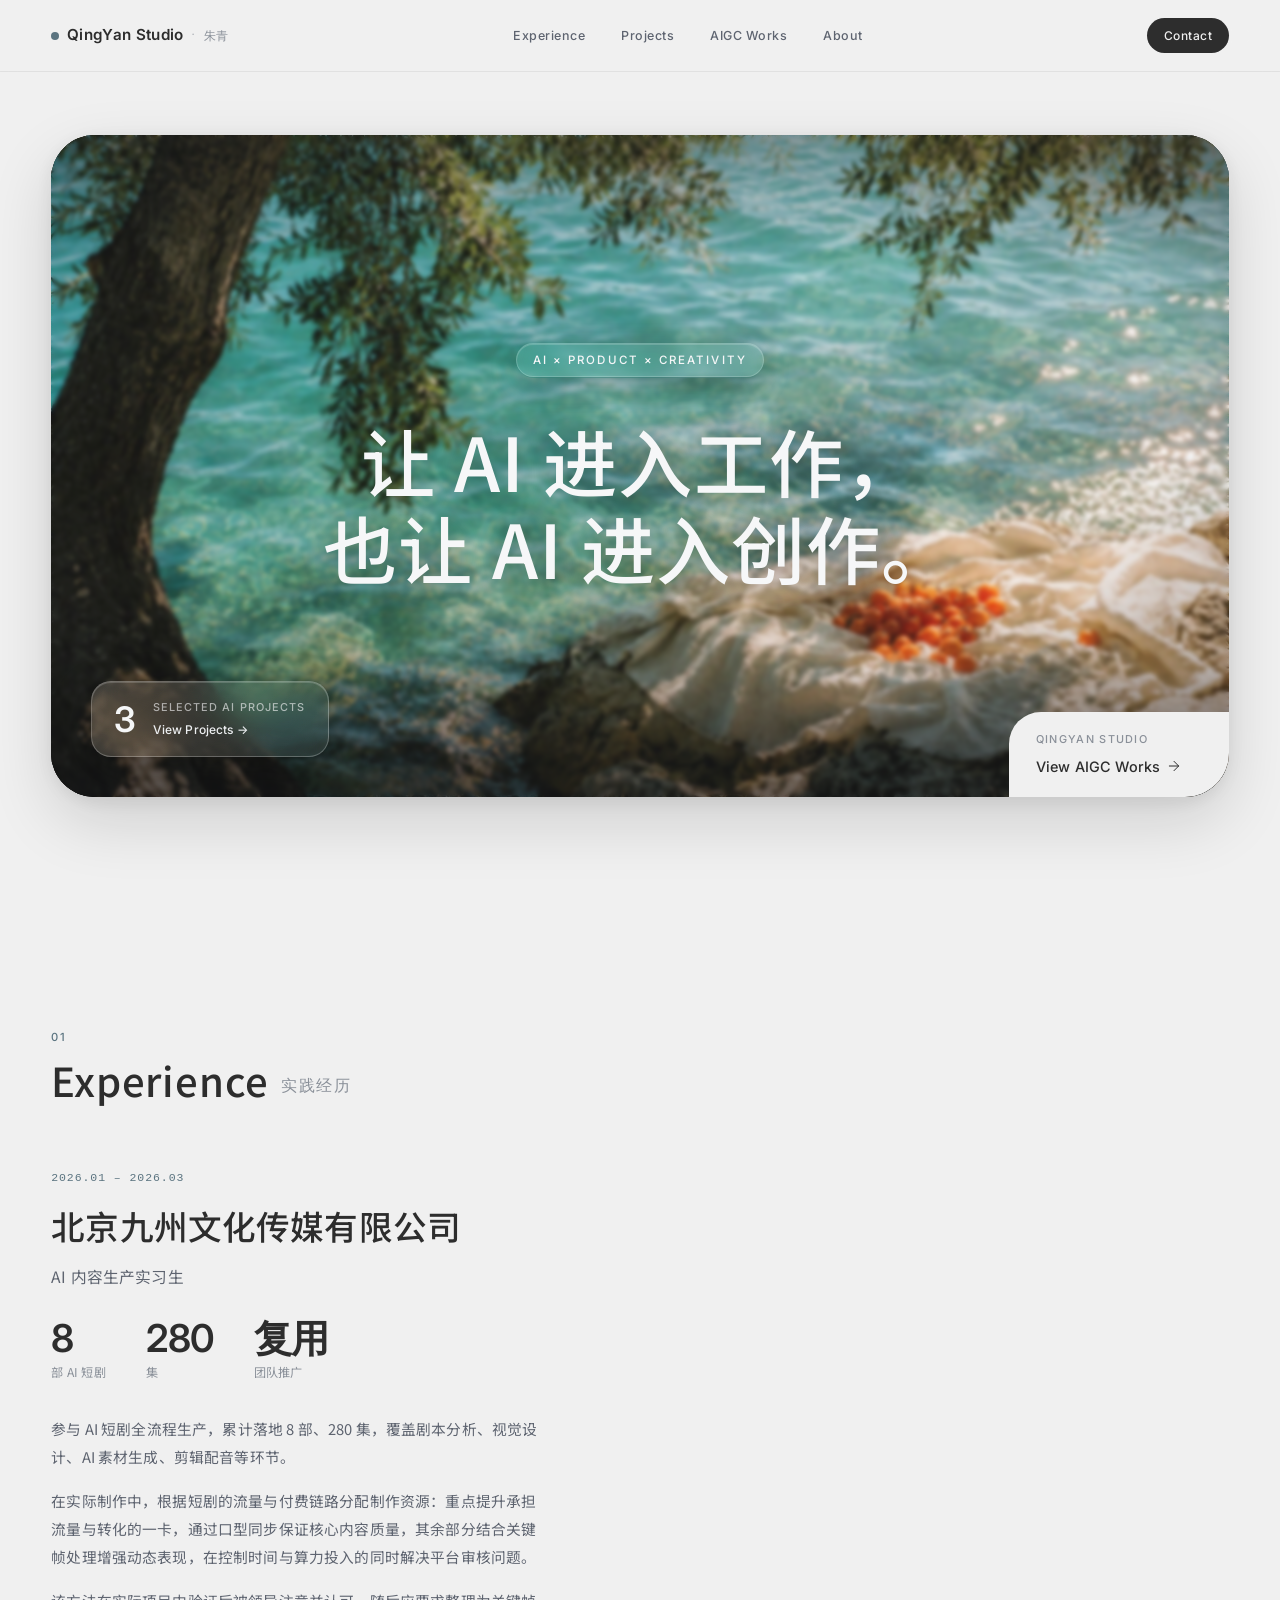
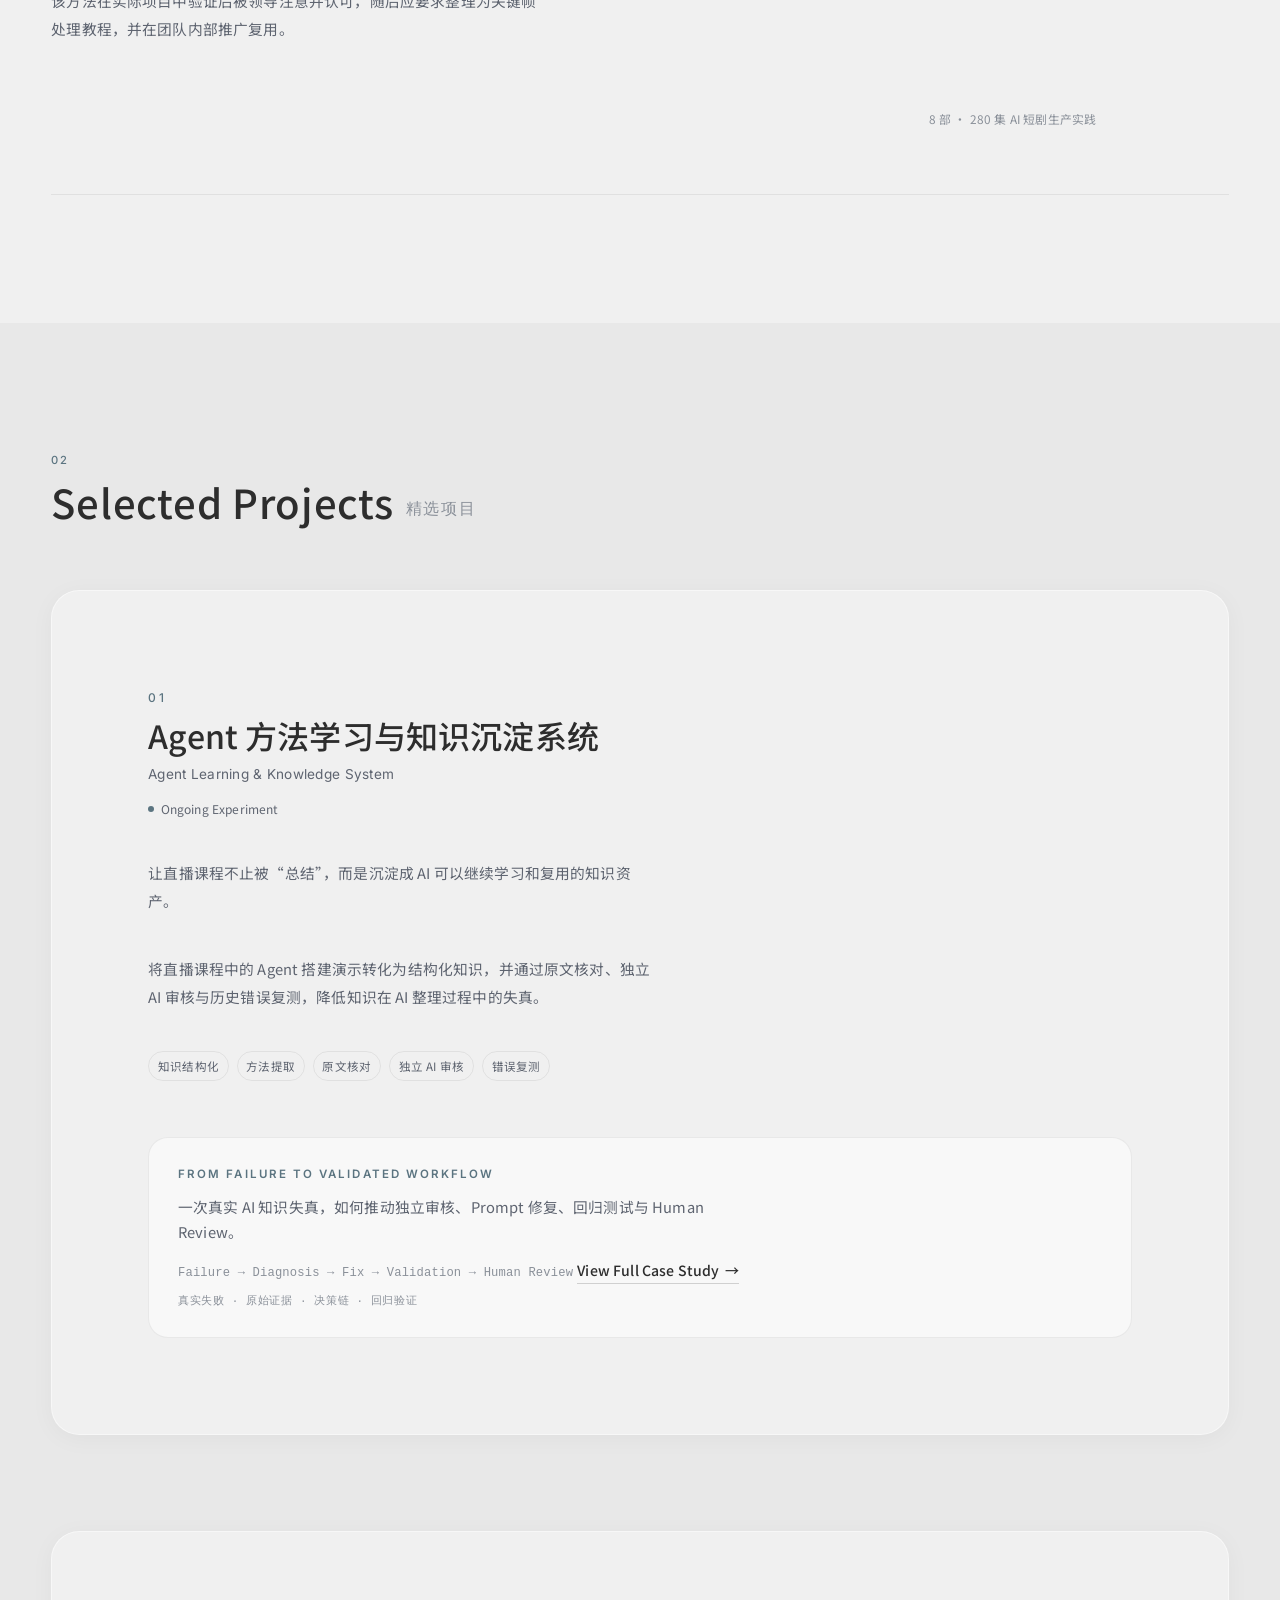
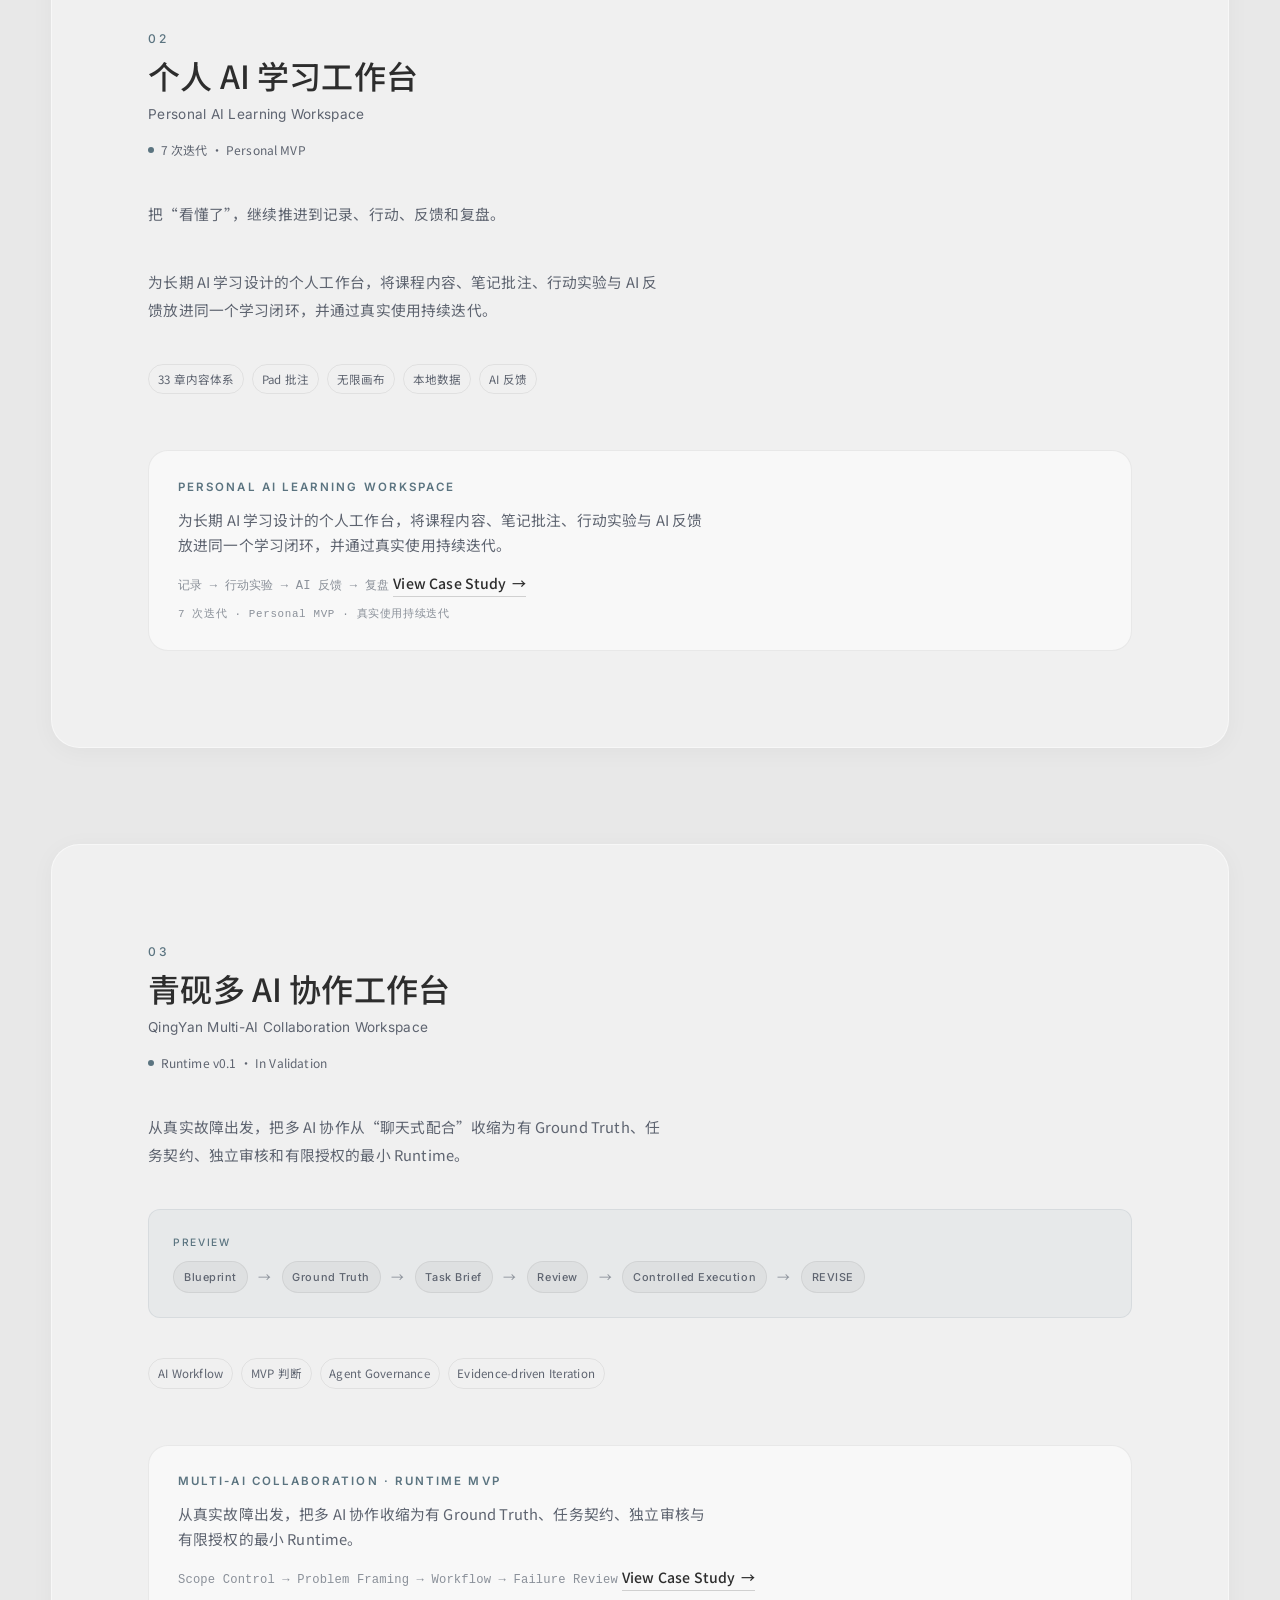
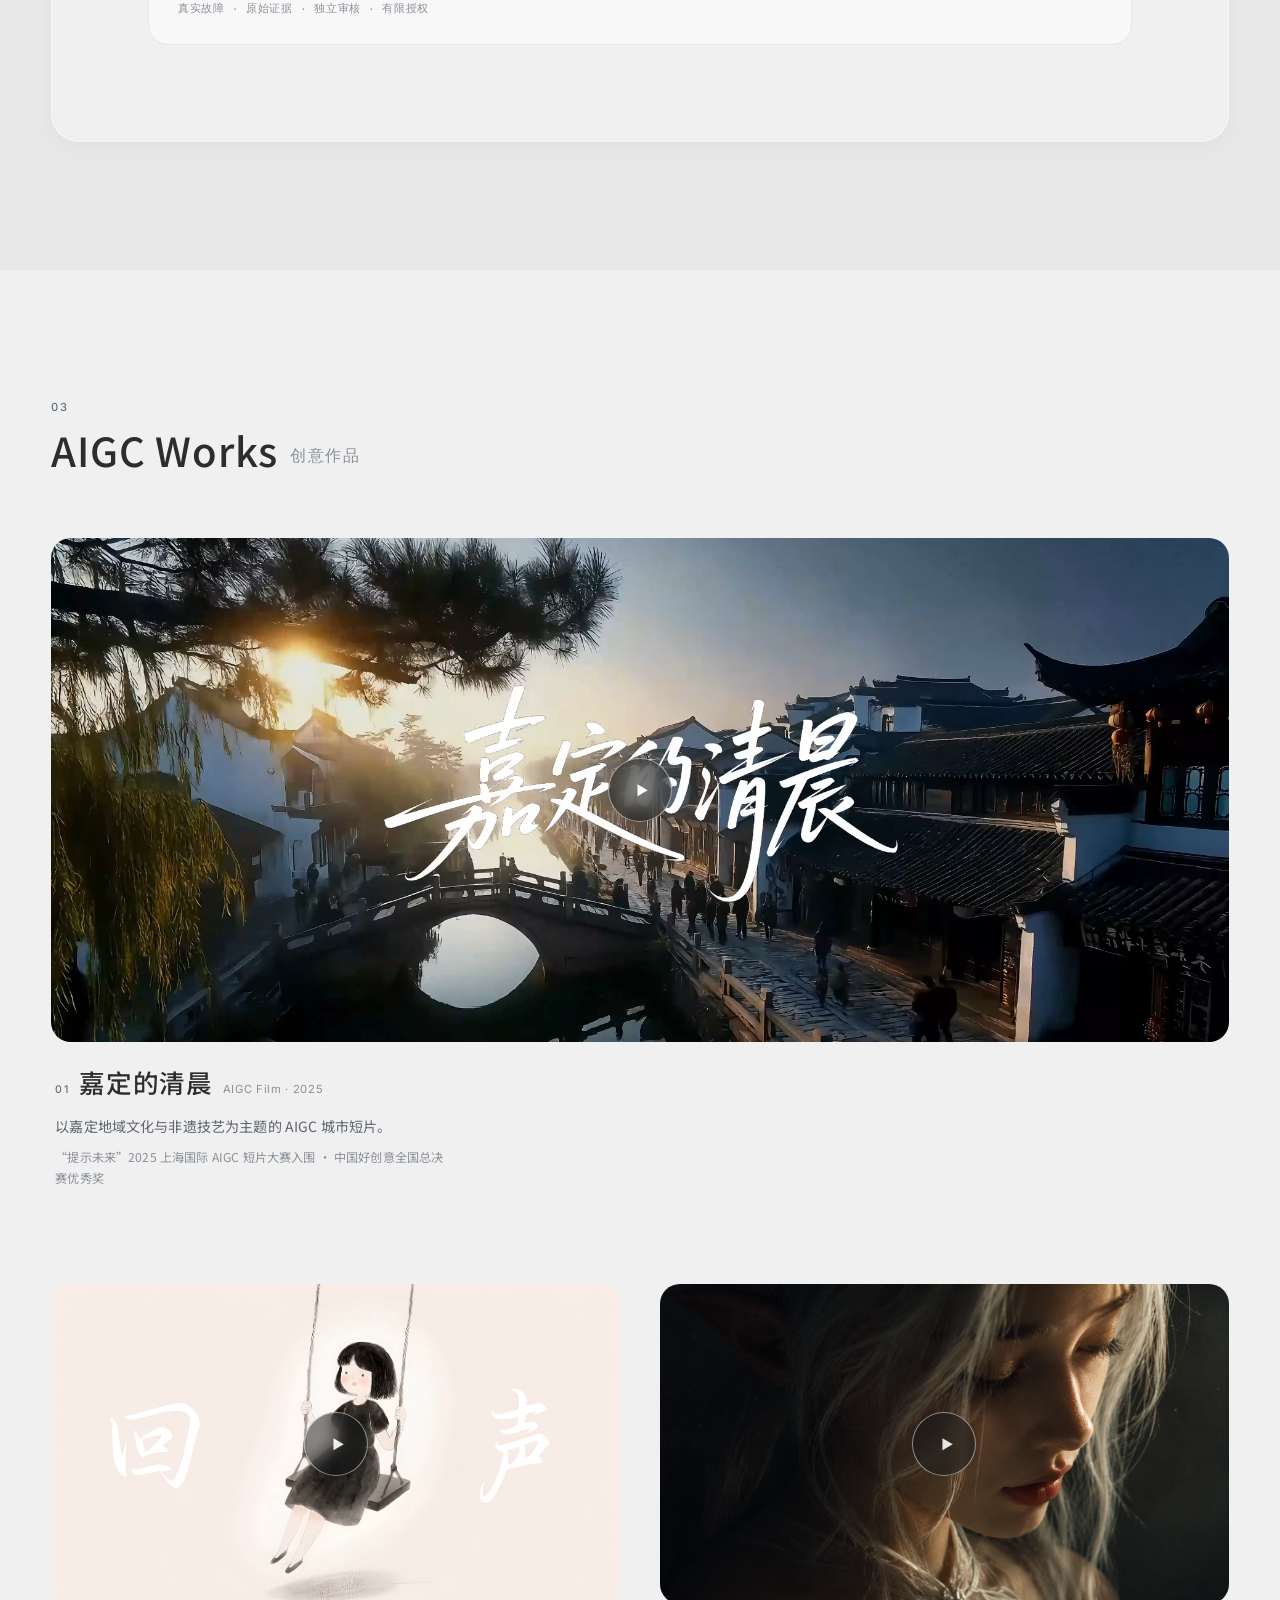
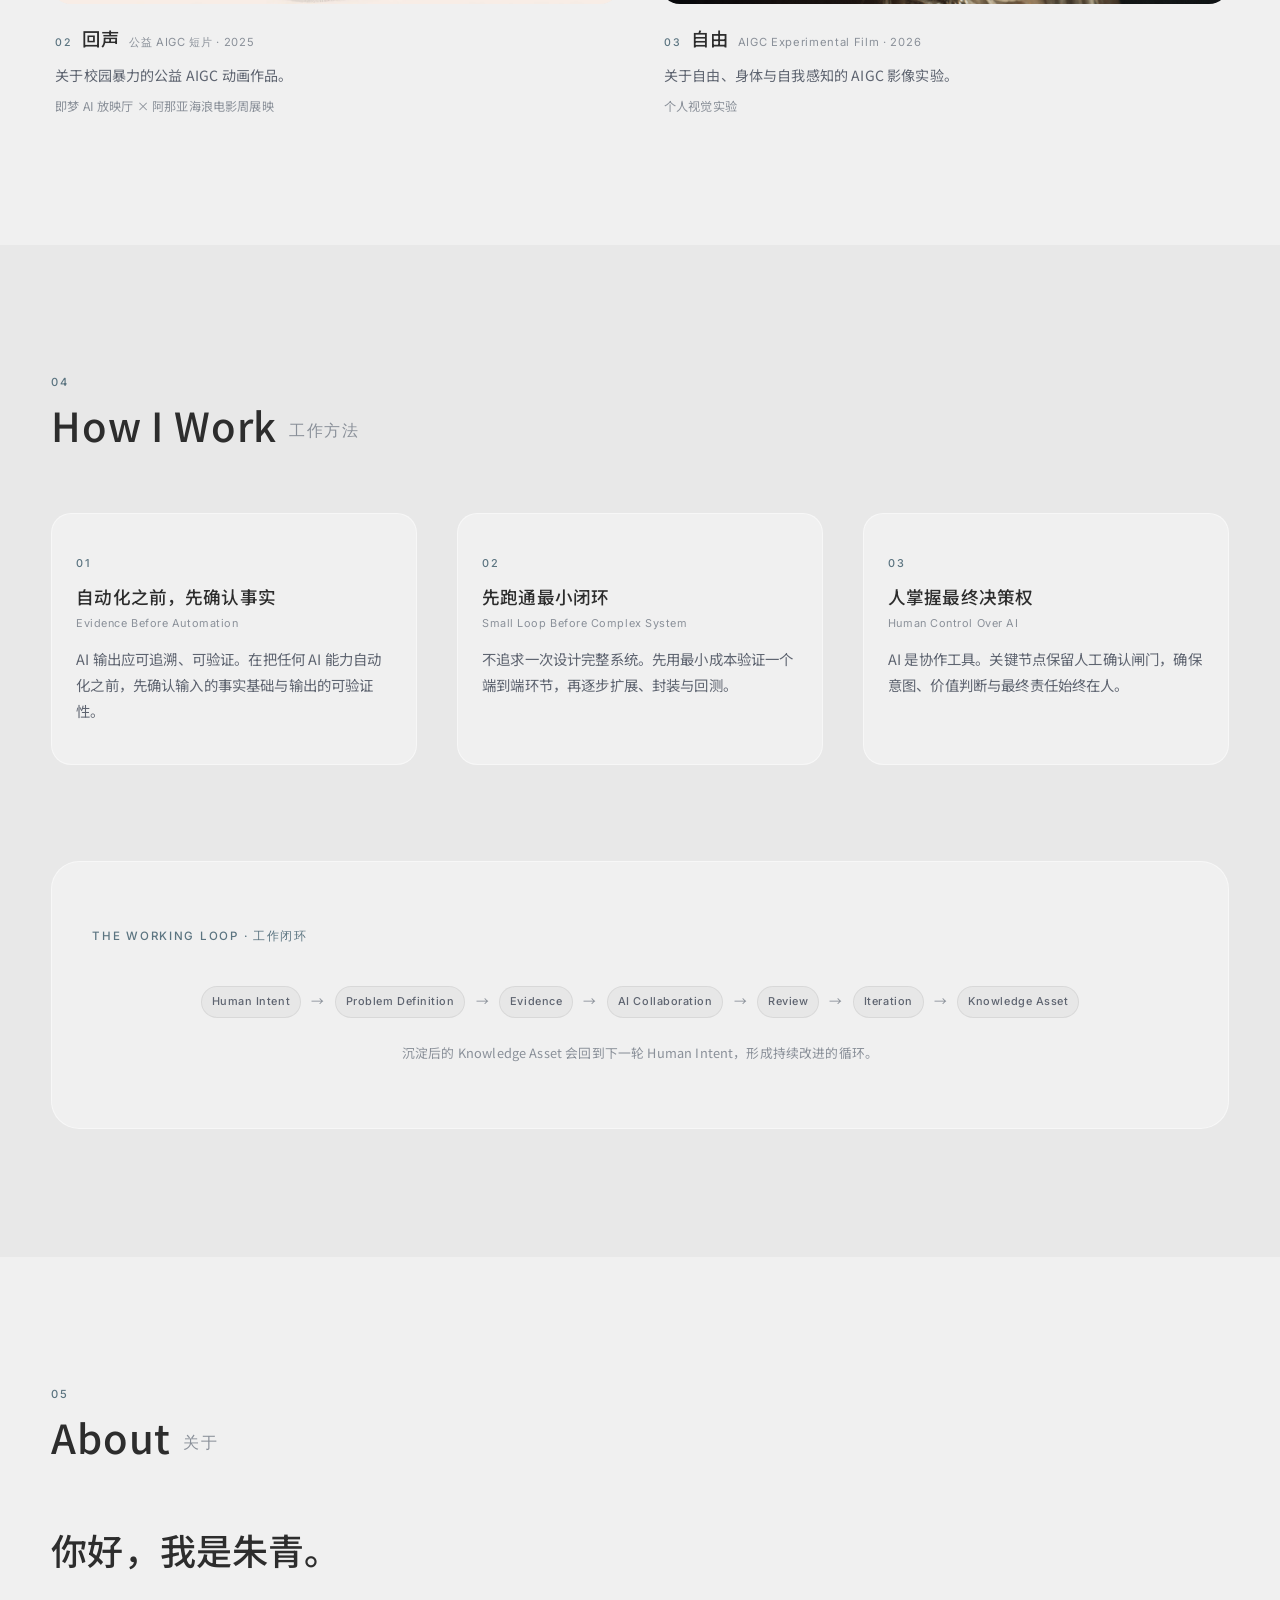
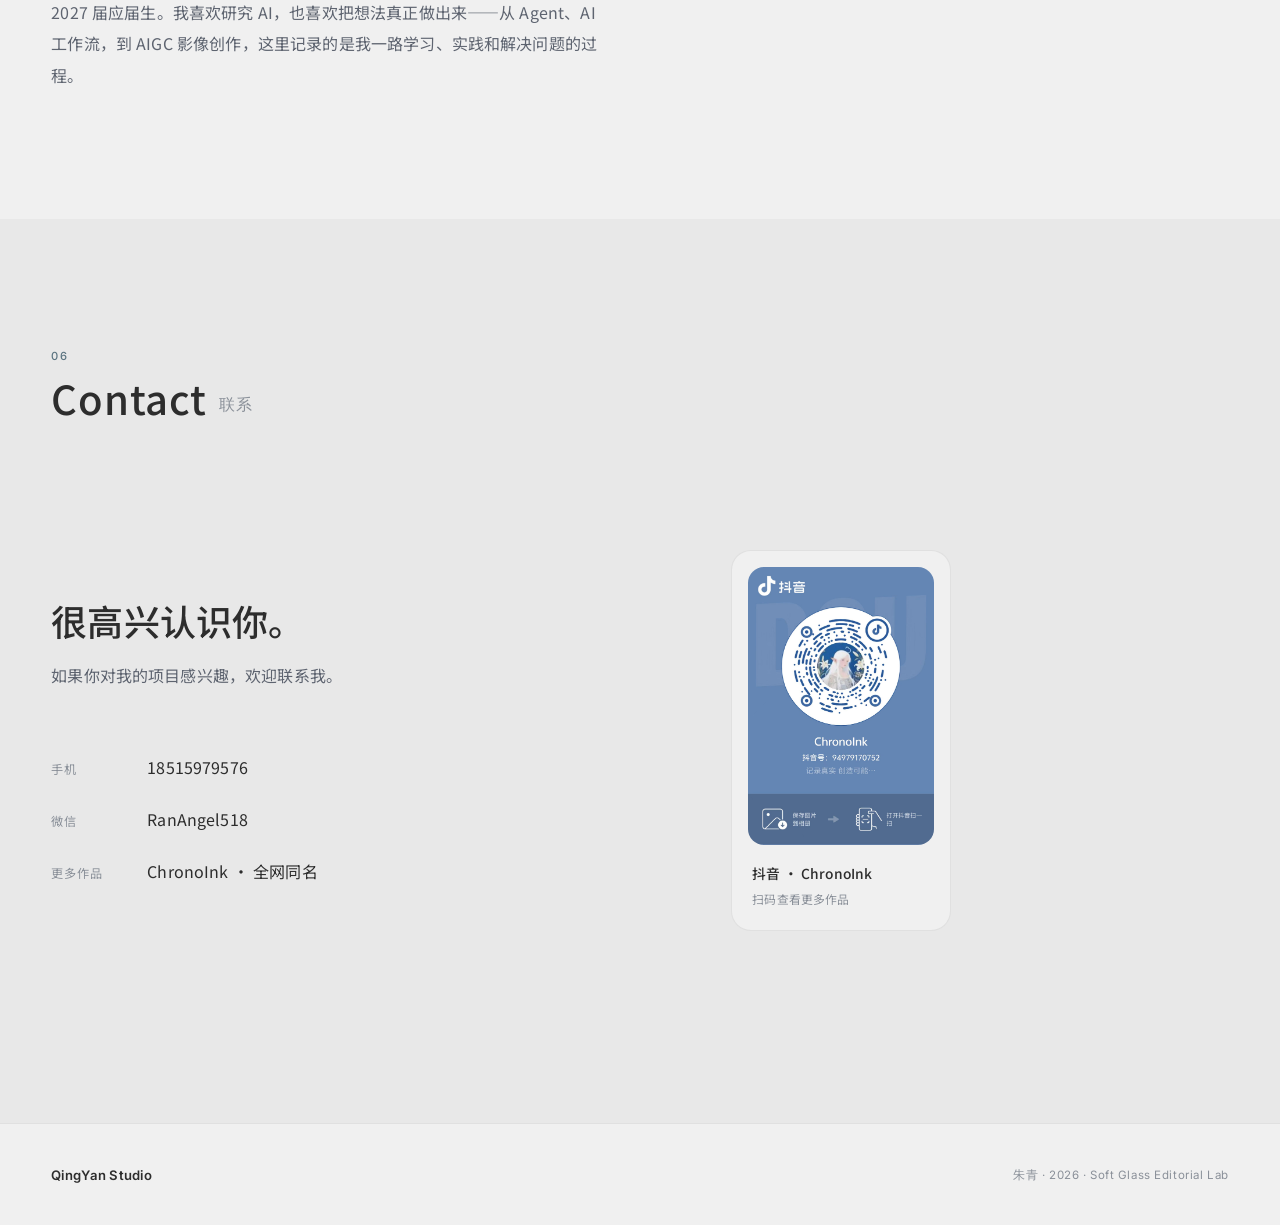
<file: index.html>
<!DOCTYPE html>
<html lang="zh-CN">
<head>
  <meta charset="UTF-8">
  <meta name="viewport" content="width=device-width, initial-scale=1.0">
  <title>QingYan Studio — 让 AI 进入工作，也让 AI 进入创作</title>
  <meta name="description" content="QingYan Studio — 朱青的个人 AI 原生作品集。">

  <!-- Fonts: Noto Sans SC + Inter (Neo-Grotesk 气质) -->
  <link rel="preconnect" href="https://fonts.googleapis.com">
  <link rel="preconnect" href="https://fonts.gstatic.com" crossorigin>
  <link href="https://fonts.googleapis.com/css2?family=Inter:wght@300;400;500;600&family=Noto+Sans+SC:wght@300;400;500;700&display=swap" rel="stylesheet">

  <link rel="preload" as="image" href="assets/img/hero-lake.jpg" fetchpriority="high">
  <link rel="stylesheet" href="assets/css/v2.css">
</head>
<body>

  <!-- ===== NAVIGATION ===== -->
  <header class="nav" id="nav">
    <div class="nav__inner">
      <a class="nav__brand reveal reveal--fade" href="#hero" aria-label="QingYan Studio 首页">
        <span class="nav__brand-dot" aria-hidden="true"></span>
        <span class="nav__brand-name">QingYan Studio</span>
        <span class="nav__brand-sep" aria-hidden="true">·</span>
        <span class="nav__brand-person">朱青</span>
      </a>

      <nav class="nav__links" aria-label="主导航">
        <a class="nav__link" href="#experience">Experience</a>
        <a class="nav__link" href="#projects">Projects</a>
        <a class="nav__link" href="#aigc-works">AIGC Works</a>
        <a class="nav__link" href="#about">About</a>
      </nav>

      <a class="nav__cta" href="#contact">Contact</a>

      <button class="nav__toggle" aria-label="打开菜单" aria-expanded="false" aria-controls="mobile-menu">
        <span aria-hidden="true"></span>
      </button>
    </div>
  </header>

  <!-- Mobile Menu -->
  <div class="mobile-menu" id="mobile-menu" aria-hidden="true">
    <a href="#experience">Experience <small>实践经历</small></a>
    <a href="#projects">Projects <small>精选项目</small></a>
    <a href="#aigc-works">AIGC Works <small>创意作品</small></a>
    <a href="#about">About <small>关于</small></a>
    <a href="#contact">Contact <small>联系</small></a>
  </div>

  <main>

    <!-- ================================================================
         HERO — Soft Glass Editorial Lab
         LOCKED: 让 AI 进入工作，也让 AI 进入创作。
         Media Slot: hero-background (STATIC_POSTER_FIRST)
         ================================================================ -->
    <section class="hero" id="hero">
      <div class="hero__container">

        <!-- MEDIA SLOT: hero-background — 静态 poster 是首屏与 JS/video failure fallback；
             主视频由 v2-main.js 渐进增强，noise / vignette 长期层始终保留。 -->
        <div class="hero__media" data-slot-id="hero-background">
          <img class="hero__poster" src="assets/img/hero-lake.jpg" alt="" fetchpriority="high" decoding="async">
        </div>

        <!-- 长期电影质感层：独立于 media slot，video 替换时永久保留 -->
        <div class="hero__media-noise" aria-hidden="true"></div>
        <div class="hero__media-vignette" aria-hidden="true"></div>

        <div class="hero__overlay" aria-hidden="true"></div>

        <!-- 中央 Typography (LOCKED) -->
        <div class="hero__content">
          <span class="hero__badge reveal">AI × Product × Creativity</span>
          <h1 class="hero__title reveal">
            让 AI 进入工作，<br>也让 AI 进入创作。
          </h1>
        </div>

        <!-- 左下 Glass Card（ambient wrapper 负责慢速浮动，内层负责 reveal + hover） -->
        <div class="hero__card-bl-ambient">
          <div class="hero__card-bl reveal">
            <span class="hero__card-num">3</span>
            <div class="hero__card-body">
              <span class="hero__card-label">Selected AI Projects</span>
              <a class="hero__card-link" href="#projects">View Projects →</a>
            </div>
          </div>
        </div>

        <!-- 右下 Faux Cutout — 指向 AIGC Works（与 site-data.js hero.cutout 同步） -->
        <div class="hero__cutout reveal">
          <span class="hero__cutout-label">QingYan Studio</span>
          <a class="hero__cutout-link" href="#aigc-works">
            View AIGC Works
            <svg viewBox="0 0 24 24" fill="none" stroke-width="1.5" stroke-linecap="round" stroke-linejoin="round" aria-hidden="true">
              <path d="M5 12h14"/><path d="m12 5 7 7-7 7"/>
            </svg>
          </a>
        </div>

      </div>
    </section>


    <!-- ================================================================
         01 · EXPERIENCE — LOCKED
         ================================================================ -->
    <section class="section" id="experience">
      <div class="container">
        <header class="section-head reveal">
          <span class="section-num">01</span>
          <h2 class="section-title">Experience<small>实践经历</small></h2>
        </header>

        <article class="exp-item exp-item--primary reveal">
          <div class="exp-main">
            <span class="exp-period">2026.01 – 2026.03</span>
            <h3 class="exp-company">北京九州文化传媒有限公司</h3>
            <span class="exp-role">AI 内容生产实习生</span>

            <div class="exp-stats">
              <span class="exp-stat"><strong>8</strong><em>部 AI 短剧</em></span>
              <span class="exp-stat"><strong>280</strong><em>集</em></span>
              <span class="exp-stat"><strong>复用</strong><em>团队推广</em></span>
            </div>

            <p class="exp-desc">参与 AI 短剧全流程生产，累计落地 8 部、280 集，覆盖剧本分析、视觉设计、AI 素材生成、剪辑配音等环节。</p>
            <p class="exp-desc">在实际制作中，根据短剧的流量与付费链路分配制作资源：重点提升承担流量与转化的一卡，通过口型同步保证核心内容质量，其余部分结合关键帧处理增强动态表现，在控制时间与算力投入的同时解决平台审核问题。</p>
            <p class="exp-desc">该方法在实际项目中验证后被领导注意并认可，随后应要求整理为关键帧处理教程，并在团队内部推广复用。</p>
          </div>

          <aside class="exp-side">
            <!-- 9:16 竖屏短剧 Demo -->
            <div class="exp-demo">
              <div data-slot-id="exp-jiuzhou-demo">
                <div class="media-slot">
                  <span class="media-slot__label">竖屏短剧 Demo · 9:16</span>
                  <span class="media-slot__status">MEDIA_SLOT</span>
                </div>
              </div>
              <p class="exp-demo__note">8 部 · 280 集 AI 短剧生产实践</p>
            </div>
          </aside>
        </article>

      </div>
    </section>


    <!-- ================================================================
         02 · SELECTED PROJECTS — LOCKED
         ================================================================ -->
    <section class="section section--alt" id="projects">
      <div class="container">
        <header class="section-head reveal">
          <span class="section-num">02</span>
          <h2 class="section-title">Selected Projects<small>精选项目</small></h2>
        </header>

        <div class="projects-list">

          <!-- PROJECT 01 -->
          <article class="project reveal">
            <header class="project__header">
              <span class="project__index">01</span>
              <h3 class="project__title">Agent 方法学习与知识沉淀系统</h3>
              <span class="project__title-en">Agent Learning &amp; Knowledge System</span>
              <div class="project__meta">
                <span class="project__status">Ongoing Experiment</span>
              </div>
            </header>
            <p class="project__problem">让直播课程不止被“总结”，而是沉淀成 AI 可以继续学习和复用的知识资产。</p>
            <p class="project__problem">将直播课程中的 Agent 搭建演示转化为结构化知识，并通过原文核对、独立 AI 审核与历史错误复测，降低知识在 AI 整理过程中的失真。</p>
            <div class="project__tags">
              <span class="tag">知识结构化</span>
              <span class="tag">方法提取</span>
              <span class="tag">原文核对</span>
              <span class="tag">独立 AI 审核</span>
              <span class="tag">错误复测</span>
            </div>
            <!-- Large Case Study CTA — replaces former MEDIA_SLOT row -->
            <a class="project__cta" href="work/case-01-knowledge-extraction.html">
              <span class="project__cta-label">FROM FAILURE TO VALIDATED WORKFLOW</span>
              <p class="project__cta-desc">一次真实 AI 知识失真，如何推动独立审核、Prompt 修复、回归测试与 Human Review。</p>
              <span class="project__cta-flow">Failure &rarr; Diagnosis &rarr; Fix &rarr; Validation &rarr; Human Review</span>
              <span class="project__cta-link">View Full Case Study <span class="project__cta-arrow" aria-hidden="true">&rarr;</span></span>
              <span class="project__cta-sub">真实失败 &middot; 原始证据 &middot; 决策链 &middot; 回归验证</span>
            </a>
          </article>

          <!-- PROJECT 02 -->
          <article class="project reveal">
            <header class="project__header">
              <span class="project__index">02</span>
              <h3 class="project__title">个人 AI 学习工作台</h3>
              <span class="project__title-en">Personal AI Learning Workspace</span>
              <div class="project__meta">
                <span class="project__status">7 次迭代 · Personal MVP</span>
              </div>
            </header>
            <p class="project__problem">把“看懂了”，继续推进到记录、行动、反馈和复盘。</p>
            <p class="project__problem">为长期 AI 学习设计的个人工作台，将课程内容、笔记批注、行动实验与 AI 反馈放进同一个学习闭环，并通过真实使用持续迭代。</p>
            <div class="project__tags">
              <span class="tag">33 章内容体系</span>
              <span class="tag">Pad 批注</span>
              <span class="tag">无限画布</span>
              <span class="tag">本地数据</span>
              <span class="tag">AI 反馈</span>
            </div>
            <!-- Large Case Study CTA — mirrors Project 01/03 component (D4) -->
            <a class="project__cta" href="work/case-02-personal-learning-workspace.html">
              <span class="project__cta-label">PERSONAL AI LEARNING WORKSPACE</span>
              <p class="project__cta-desc">为长期 AI 学习设计的个人工作台，将课程内容、笔记批注、行动实验与 AI 反馈放进同一个学习闭环，并通过真实使用持续迭代。</p>
              <span class="project__cta-flow">记录 &rarr; 行动实验 &rarr; AI 反馈 &rarr; 复盘</span>
              <span class="project__cta-link">View Case Study <span class="project__cta-arrow" aria-hidden="true">&rarr;</span></span>
              <span class="project__cta-sub">7 次迭代 &middot; Personal MVP &middot; 真实使用持续迭代</span>
            </a>
          </article>

          <!-- PROJECT 03 -->
          <article class="project reveal">
            <header class="project__header">
              <span class="project__index">03</span>
              <h3 class="project__title">青砚多 AI 协作工作台</h3>
              <span class="project__title-en">QingYan Multi-AI Collaboration Workspace</span>
              <div class="project__meta">
                <span class="project__status">Runtime v0.1 · In Validation</span>
              </div>
            </header>
            <p class="project__problem">从真实故障出发，把多 AI 协作从“聊天式配合”收缩为有 Ground Truth、任务契约、独立审核和有限授权的最小 Runtime。</p>
            <div class="project__runtime">
              <span class="project__runtime-label">Preview</span>
              <div class="project__flow">
                <span class="flow-step">Blueprint</span>
                <span class="flow-arrow">→</span>
                <span class="flow-step">Ground Truth</span>
                <span class="flow-arrow">→</span>
                <span class="flow-step">Task Brief</span>
                <span class="flow-arrow">→</span>
                <span class="flow-step">Review</span>
                <span class="flow-arrow">→</span>
                <span class="flow-step">Controlled Execution</span>
                <span class="flow-arrow">→</span>
                <span class="flow-step">REVISE</span>
              </div>
            </div>
            <div class="project__tags">
              <span class="tag">AI Workflow</span>
              <span class="tag">MVP 判断</span>
              <span class="tag">Agent Governance</span>
              <span class="tag">Evidence-driven Iteration</span>
            </div>
            <!-- Large Case Study CTA — mirrors Project 01 component -->
            <a class="project__cta" href="work/case-03-multi-ai-workspace.html">
              <span class="project__cta-label">MULTI-AI COLLABORATION · RUNTIME MVP</span>
              <p class="project__cta-desc">从真实故障出发，把多 AI 协作收缩为有 Ground Truth、任务契约、独立审核与有限授权的最小 Runtime。</p>
              <span class="project__cta-flow">Scope Control → Problem Framing → Workflow → Failure Review</span>
              <span class="project__cta-link">View Case Study <span class="project__cta-arrow" aria-hidden="true">→</span></span>
              <span class="project__cta-sub">真实故障 · 原始证据 · 独立审核 · 有限授权</span>
            </a>
          </article>

        </div>
      </div>
    </section>


    <!-- ================================================================
         03 · AIGC WORKS — Film / Editorial Gallery
         ================================================================ -->
    <section class="section section--film" id="aigc-works">
      <div class="container">
        <header class="section-head section-head--film reveal">
          <span class="section-num">03</span>
          <h2 class="section-title">AIGC Works<small>创意作品</small></h2>
        </header>

        <!-- 三卡结构：feature 全宽 21:9 + a/b 并排 -->
        <div class="film-grid film-grid--3up">

          <!-- 01 嘉定的清晨 — Feature -->
          <article class="film film--feature reveal">
            <div class="film__media">
              <div class="media-slot" data-slot-id="aigc-jiading-cover"></div>
              <button class="film__play" type="button" data-film="aigc-jiading" aria-label="播放《嘉定的清晨》">
                <svg viewBox="0 0 24 24" aria-hidden="true" focusable="false">
                  <path d="M8 5.5v13l11-6.5z" fill="currentColor"/>
                </svg>
              </button>
            </div>
            <footer class="film__cap">
              <div class="film__title-row">
                <span class="film__index">01</span>
                <h3 class="film__title">嘉定的清晨</h3>
                <span class="film__type">AIGC Film · 2025</span>
              </div>
              <p class="film__desc">以嘉定地域文化与非遗技艺为主题的 AIGC 城市短片。</p>
              <p class="film__recog">“提示未来”2025 上海国际 AIGC 短片大赛入围 · 中国好创意全国总决赛优秀奖</p>
            </footer>
          </article>

          <!-- 02 回声 -->
          <article class="film film--a reveal">
            <div class="film__media">
              <div class="media-slot" data-slot-id="aigc-huisheng-cover"></div>
              <button class="film__play" type="button" data-film="aigc-huisheng" aria-label="播放《回声》">
                <svg viewBox="0 0 24 24" aria-hidden="true" focusable="false">
                  <path d="M8 5.5v13l11-6.5z" fill="currentColor"/>
                </svg>
              </button>
            </div>
            <footer class="film__cap">
              <div class="film__title-row">
                <span class="film__index">02</span>
                <h3 class="film__title">回声</h3>
                <span class="film__type">公益 AIGC 短片 · 2025</span>
              </div>
              <p class="film__desc">关于校园暴力的公益 AIGC 动画作品。</p>
              <p class="film__recog">即梦 AI 放映厅 × 阿那亚海浪电影周展映</p>
            </footer>
          </article>

          <!-- 03 自由 -->
          <article class="film film--b reveal">
            <div class="film__media">
              <div class="media-slot" data-slot-id="aigc-ziyou-cover"></div>
              <button class="film__play" type="button" data-film="aigc-ziyou" aria-label="播放《自由》">
                <svg viewBox="0 0 24 24" aria-hidden="true" focusable="false">
                  <path d="M8 5.5v13l11-6.5z" fill="currentColor"/>
                </svg>
              </button>
            </div>
            <footer class="film__cap">
              <div class="film__title-row">
                <span class="film__index">03</span>
                <h3 class="film__title">自由</h3>
                <span class="film__type">AIGC Experimental Film · 2026</span>
              </div>
              <p class="film__desc">关于自由、身体与自我感知的 AIGC 影像实验。</p>
              <p class="film__recog">个人视觉实验</p>
            </footer>
          </article>

        </div>
      </div>
    </section>


    <!-- ================================================================
         04 · HOW I WORK — 工作方法
         ================================================================ -->
    <section class="section section--alt" id="how-i-work">
      <div class="container">
        <header class="section-head reveal">
          <span class="section-num">04</span>
          <h2 class="section-title">How I Work<small>工作方法</small></h2>
        </header>

        <div class="principles">

          <div class="principle reveal">
            <span class="principle__num">01</span>
            <h4 class="principle__title">自动化之前，先确认事实</h4>
            <span class="principle__en">Evidence Before Automation</span>
            <p class="principle__desc">AI 输出应可追溯、可验证。在把任何 AI 能力自动化之前，先确认输入的事实基础与输出的可验证性。</p>
          </div>

          <div class="principle reveal">
            <span class="principle__num">02</span>
            <h4 class="principle__title">先跑通最小闭环</h4>
            <span class="principle__en">Small Loop Before Complex System</span>
            <p class="principle__desc">不追求一次设计完整系统。先用最小成本验证一个端到端环节，再逐步扩展、封装与回测。</p>
          </div>

          <div class="principle reveal">
            <span class="principle__num">03</span>
            <h4 class="principle__title">人掌握最终决策权</h4>
            <span class="principle__en">Human Control Over AI</span>
            <p class="principle__desc">AI 是协作工具。关键节点保留人工确认闸门，确保意图、价值判断与最终责任始终在人。</p>
          </div>

        </div>

        <div class="method-loop reveal">
          <h4 class="method-loop__title">The Working Loop · 工作闭环</h4>
          <div class="method-loop__flow">
            <span class="flow-step">Human Intent</span>
            <span class="flow-arrow">→</span>
            <span class="flow-step">Problem Definition</span>
            <span class="flow-arrow">→</span>
            <span class="flow-step">Evidence</span>
            <span class="flow-arrow">→</span>
            <span class="flow-step">AI Collaboration</span>
            <span class="flow-arrow">→</span>
            <span class="flow-step">Review</span>
            <span class="flow-arrow">→</span>
            <span class="flow-step">Iteration</span>
            <span class="flow-arrow">→</span>
            <span class="flow-step">Knowledge Asset</span>
          </div>
          <p class="method-loop__note">沉淀后的 Knowledge Asset 会回到下一轮 Human Intent，形成持续改进的循环。</p>
        </div>
      </div>
    </section>


    <!-- ================================================================
         05 · ABOUT — 关于
         ================================================================ -->
    <section class="section" id="about">
      <div class="container">
        <header class="section-head reveal">
          <span class="section-num">05</span>
          <h2 class="section-title">About<small>关于</small></h2>
        </header>

        <div class="about-content">
          <div class="about-copy reveal">
            <p class="about-copy__intro">你好，我是朱青。</p>
            <p class="about-copy__body">2027 届应届生。我喜欢研究 AI，也喜欢把想法真正做出来——从 Agent、AI 工作流，到 AIGC 影像创作，这里记录的是我一路学习、实践和解决问题的过程。</p>
          </div>
        </div>
      </div>
    </section>


    <!-- ================================================================
         06 · CONTACT — 联系
         ================================================================ -->
    <section class="section section--alt" id="contact">
      <div class="container">
        <header class="section-head reveal">
          <span class="section-num">06</span>
          <h2 class="section-title">Contact<small>联系</small></h2>
        </header>

        <div class="contact reveal">
          <div class="contact__main">
            <p class="contact__intro">很高兴认识你。</p>
            <p class="contact__body">如果你对我的项目感兴趣，欢迎联系我。</p>

            <dl class="contact__details">
              <div class="contact__item">
                <dt>手机</dt>
                <dd><a href="tel:18515979576">18515979576</a></dd>
              </div>
              <div class="contact__item">
                <dt>微信</dt>
                <dd>RanAngel518</dd>
              </div>
              <div class="contact__item">
                <dt>更多作品</dt>
                <dd>ChronoInk · 全网同名</dd>
              </div>
            </dl>
          </div>

          <figure class="contact__qr">
            <img src="assets/images/contact/douyin-chronoink.jpg" alt="抖音 ChronoInk 二维码" loading="lazy">
            <figcaption>
              <strong>抖音 · ChronoInk</strong>
              <span>扫码查看更多作品</span>
            </figcaption>
          </figure>
        </div>
      </div>
    </section>

  </main>

  <!-- ===== FOOTER ===== -->
  <footer class="footer">
    <div class="container footer__inner">
      <p class="footer__brand">QingYan Studio</p>
      <p class="footer__note">朱青 · 2026 · Soft Glass Editorial Lab</p>
    </div>
  </footer>

  <!-- ===== FILM MODAL — 单实例 Lightbox 播放器（复用于全部 AIGC 作品） ===== -->
  <div class="film-modal" id="film-modal" role="dialog" aria-modal="true" aria-hidden="true" aria-labelledby="film-modal-title">
    <div class="film-modal__head">
      <h3 class="film-modal__title" id="film-modal-title"></h3>
      <button class="film-modal__close" type="button" aria-label="关闭播放器">Close</button>
    </div>
    <div class="film-modal__stage" id="film-modal-stage"></div>
  </div>

  <!-- ===== SCRIPTS ===== -->
  <!-- site-data.js: 集中式数据 + Media Slot 映射 -->
  <script src="assets/js/site-data.js"></script>
  <!-- v2-main.js: 交互逻辑（导航 / Media Slot 替换 / Reveal） -->
  <script src="assets/js/v2-main.js"></script>
</body>
</html>
</file>
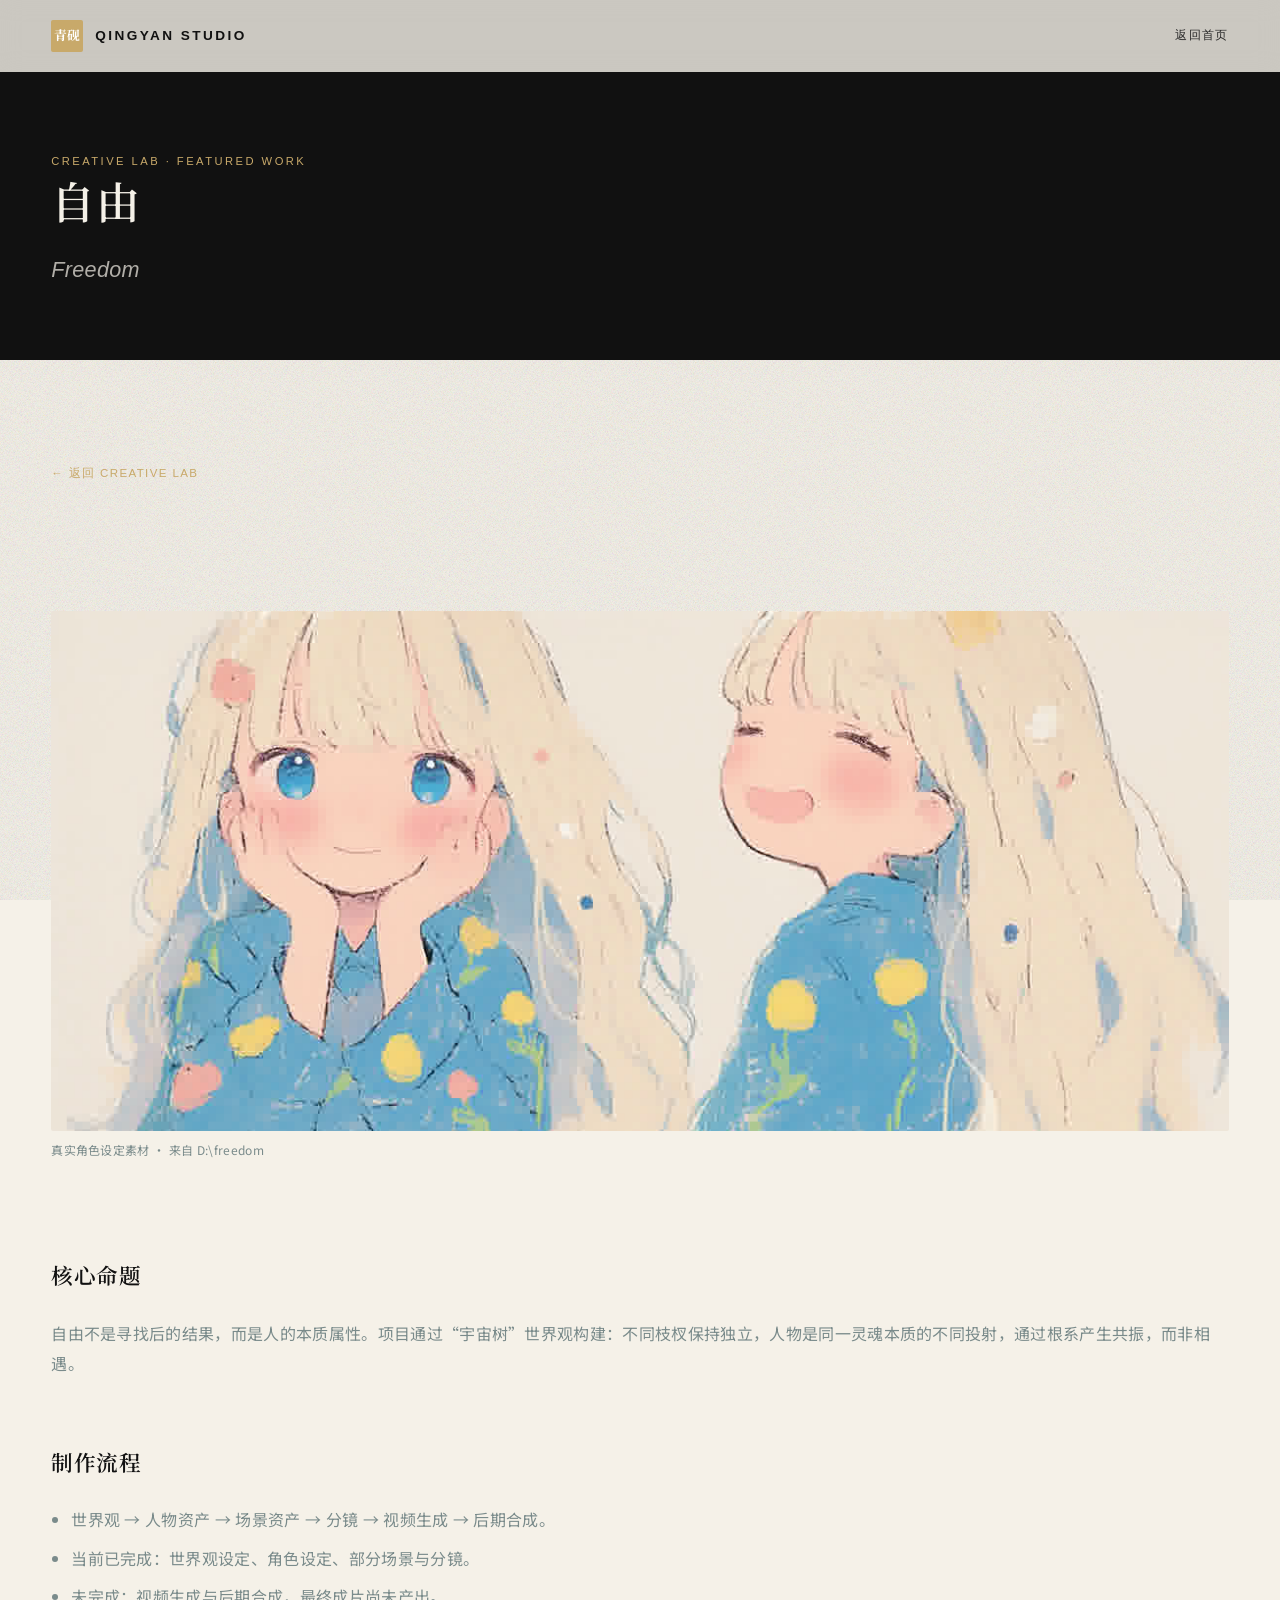
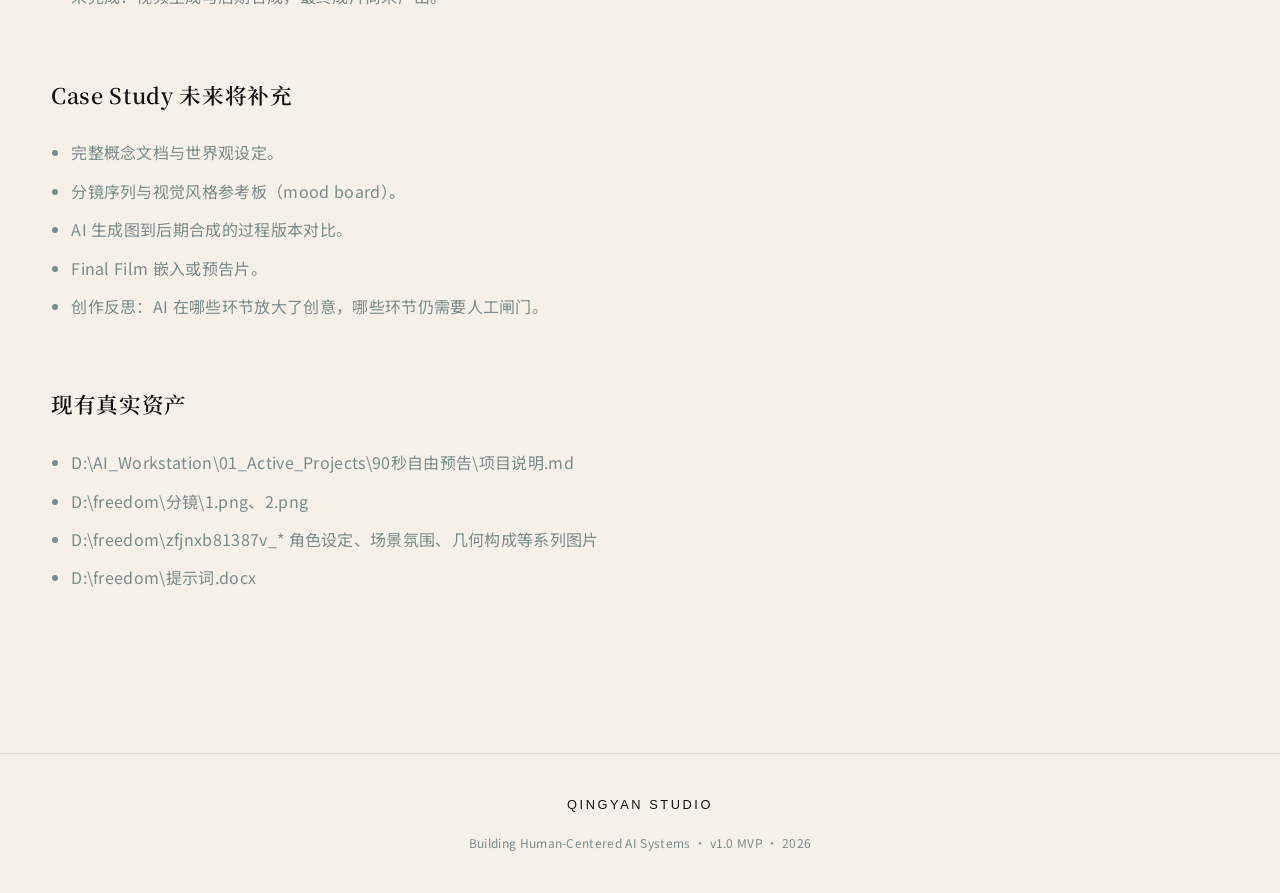
<file: creative/freedom-was-never-found.html>
<!DOCTYPE html>
<html lang="zh-CN">
<head>
  <meta charset="UTF-8">
  <meta name="viewport" content="width=device-width, initial-scale=1.0">
  <title>自由 | QingYan Studio</title>
  <meta name="description" content="《自由》：一个关于自由、自我探索与内在觉醒的 AIGC cinematic experiment。">
  <link rel="preconnect" href="https://fonts.googleapis.com">
  <link rel="preconnect" href="https://fonts.gstatic.com" crossorigin>
  <link href="https://fonts.googleapis.com/css2?family=Cormorant+Garamond:ital@0;1&family=Noto+Sans+SC:wght@300;400;500;700&family=Noto+Serif+SC:wght@400;600;700&display=swap" rel="stylesheet">
  <link rel="stylesheet" href="../assets/css/main.css">
</head>
<body>
  <header class="site-header" id="header">
    <div class="container header-inner">
      <a class="brand" href="../index.html" aria-label="QingYan Studio 首页">
        <span class="brand-seal" aria-hidden="true">青砚</span>
        <span class="brand-text">QingYan Studio</span>
      </a>
      <a class="nav-link" href="../index.html#creative-lab">返回首页</a>
    </div>
  </header>

  <main>
    <section class="placeholder-hero">
      <div class="container">
        <span class="placeholder-hero__label label-en">Creative Lab · Featured Work</span>
        <h1 class="placeholder-hero__title">自由</h1>
        <p class="placeholder-hero__subtitle">Freedom</p>
      </div>
    </section>

    <div class="placeholder-body">
      <div class="container">
        <a class="back-link" href="../index.html#creative-lab">← 返回 Creative Lab</a>

        <figure class="placeholder-visual">
          <img src="../assets/img/freedom-character-sheet.jpg" alt="《自由》角色设定稿：银发女孩表情表">
          <figcaption class="placeholder-visual__caption">真实角色设定素材 · 来自 D:\freedom</figcaption>
        </figure>

        <section class="placeholder-section" style="margin-top: var(--space-2xl);">
          <h2>核心命题</h2>
          <p>自由不是寻找后的结果，而是人的本质属性。项目通过“宇宙树”世界观构建：不同枝杈保持独立，人物是同一灵魂本质的不同投射，通过根系产生共振，而非相遇。</p>
        </section>

        <section class="placeholder-section">
          <h2>制作流程</h2>
          <ul>
            <li>世界观 → 人物资产 → 场景资产 → 分镜 → 视频生成 → 后期合成。</li>
            <li>当前已完成：世界观设定、角色设定、部分场景与分镜。</li>
            <li>未完成：视频生成与后期合成，最终成片尚未产出。</li>
          </ul>
        </section>

        <section class="placeholder-section">
          <h2>Case Study 未来将补充</h2>
          <ul>
            <li>完整概念文档与世界观设定。</li>
            <li>分镜序列与视觉风格参考板（mood board）。</li>
            <li>AI 生成图到后期合成的过程版本对比。</li>
            <li>Final Film 嵌入或预告片。</li>
            <li>创作反思：AI 在哪些环节放大了创意，哪些环节仍需要人工闸门。</li>
          </ul>
        </section>

        <section class="placeholder-section">
          <h2>现有真实资产</h2>
          <ul>
            <li>D:\AI_Workstation\01_Active_Projects\90秒自由预告\项目说明.md</li>
            <li>D:\freedom\分镜\1.png、2.png</li>
            <li>D:\freedom\zfjnxb81387v_* 角色设定、场景氛围、几何构成等系列图片</li>
            <li>D:\freedom\提示词.docx</li>
          </ul>
        </section>
      </div>
    </div>
  </main>

  <footer class="footer">
    <div class="container footer__inner">
      <p class="footer__brand">QingYan Studio</p>
      <p class="footer__note">Building Human-Centered AI Systems · v1.0 MVP · 2026</p>
    </div>
  </footer>

  <script src="../assets/js/main.js"></script>
</body>
</html>
</file>
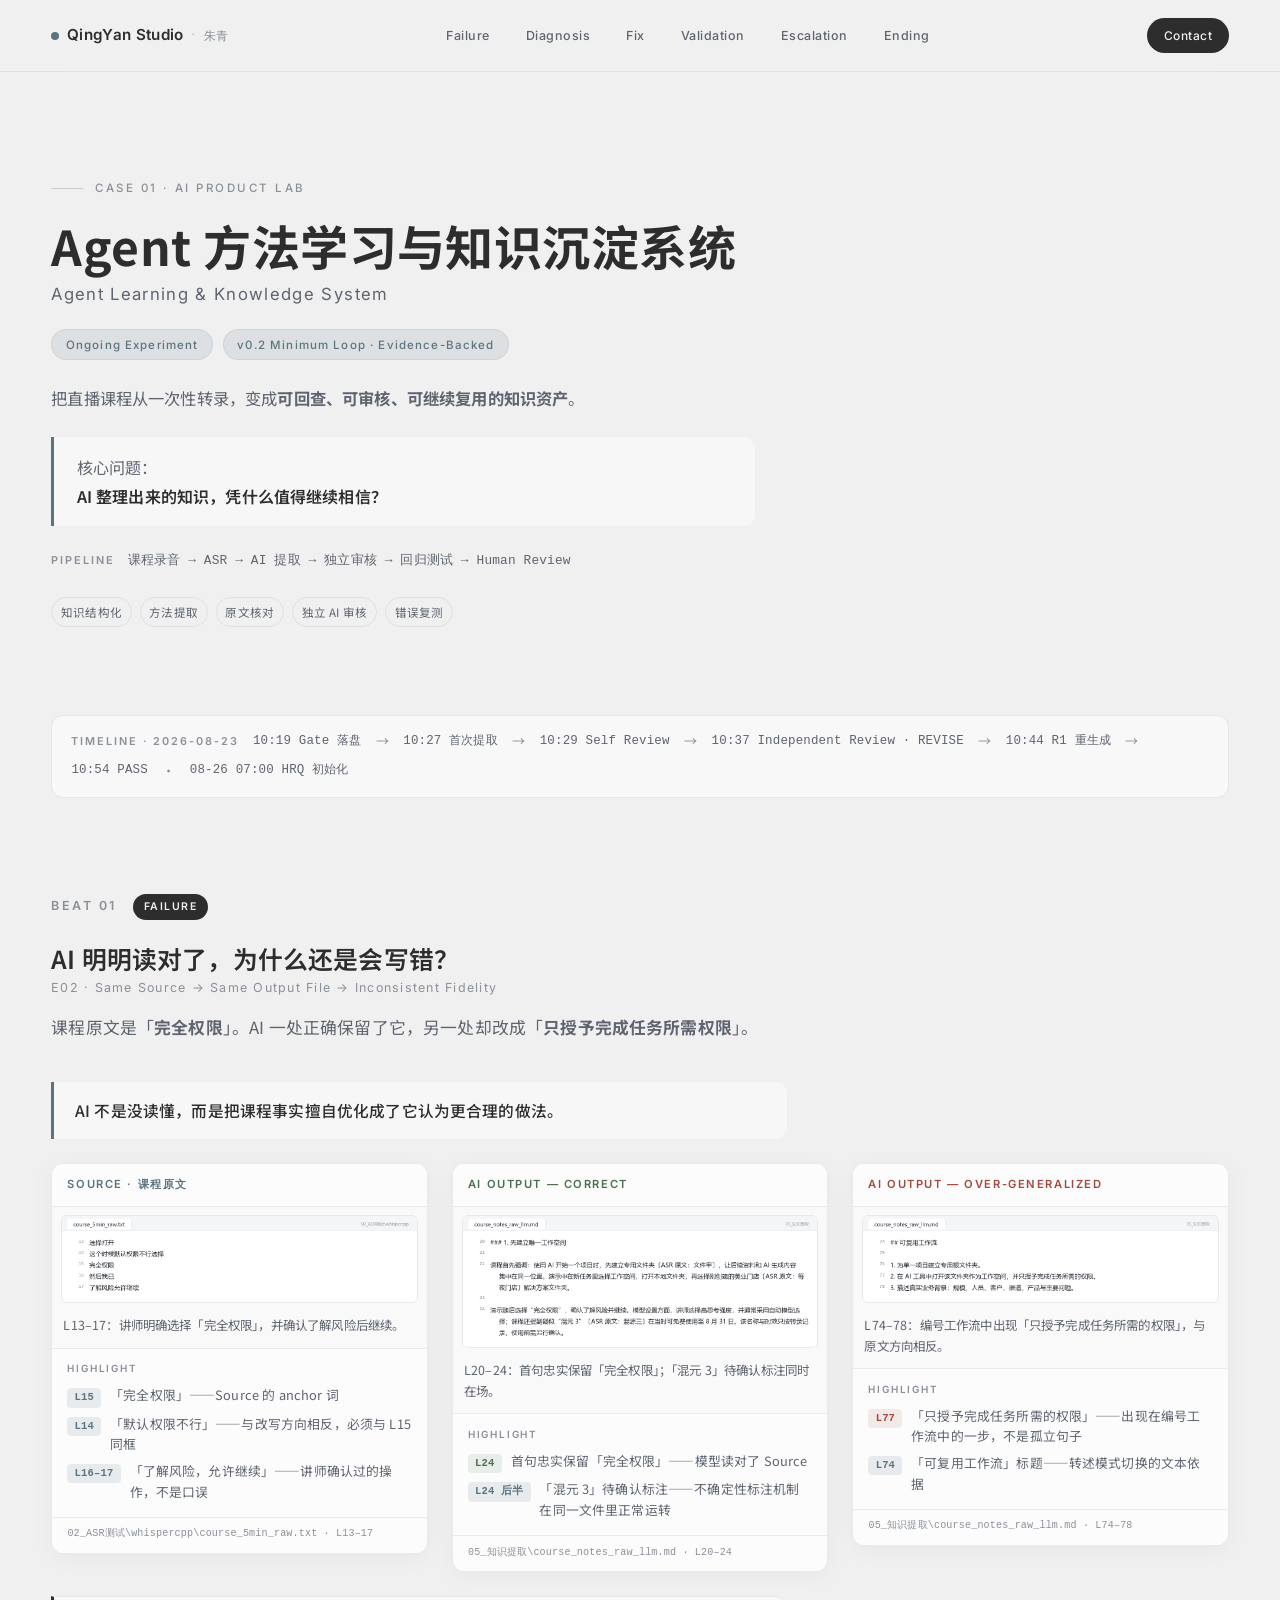
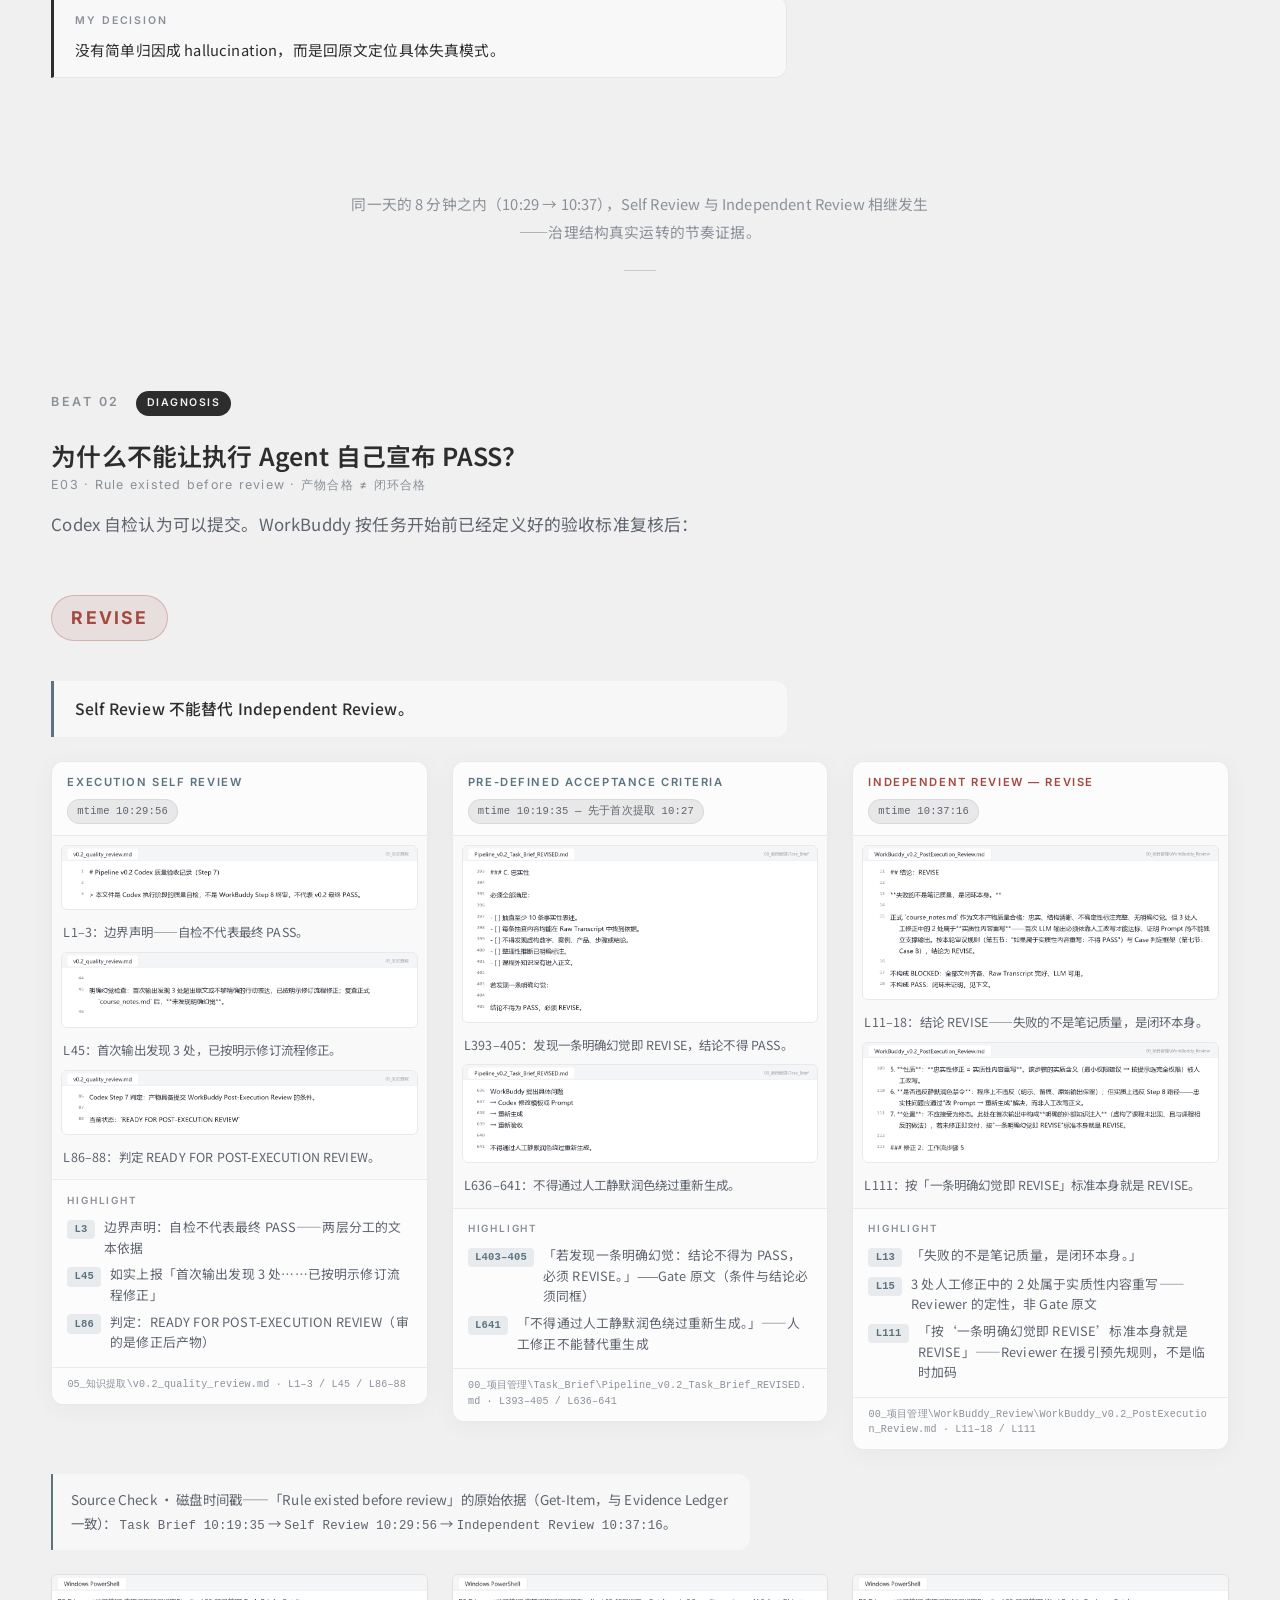
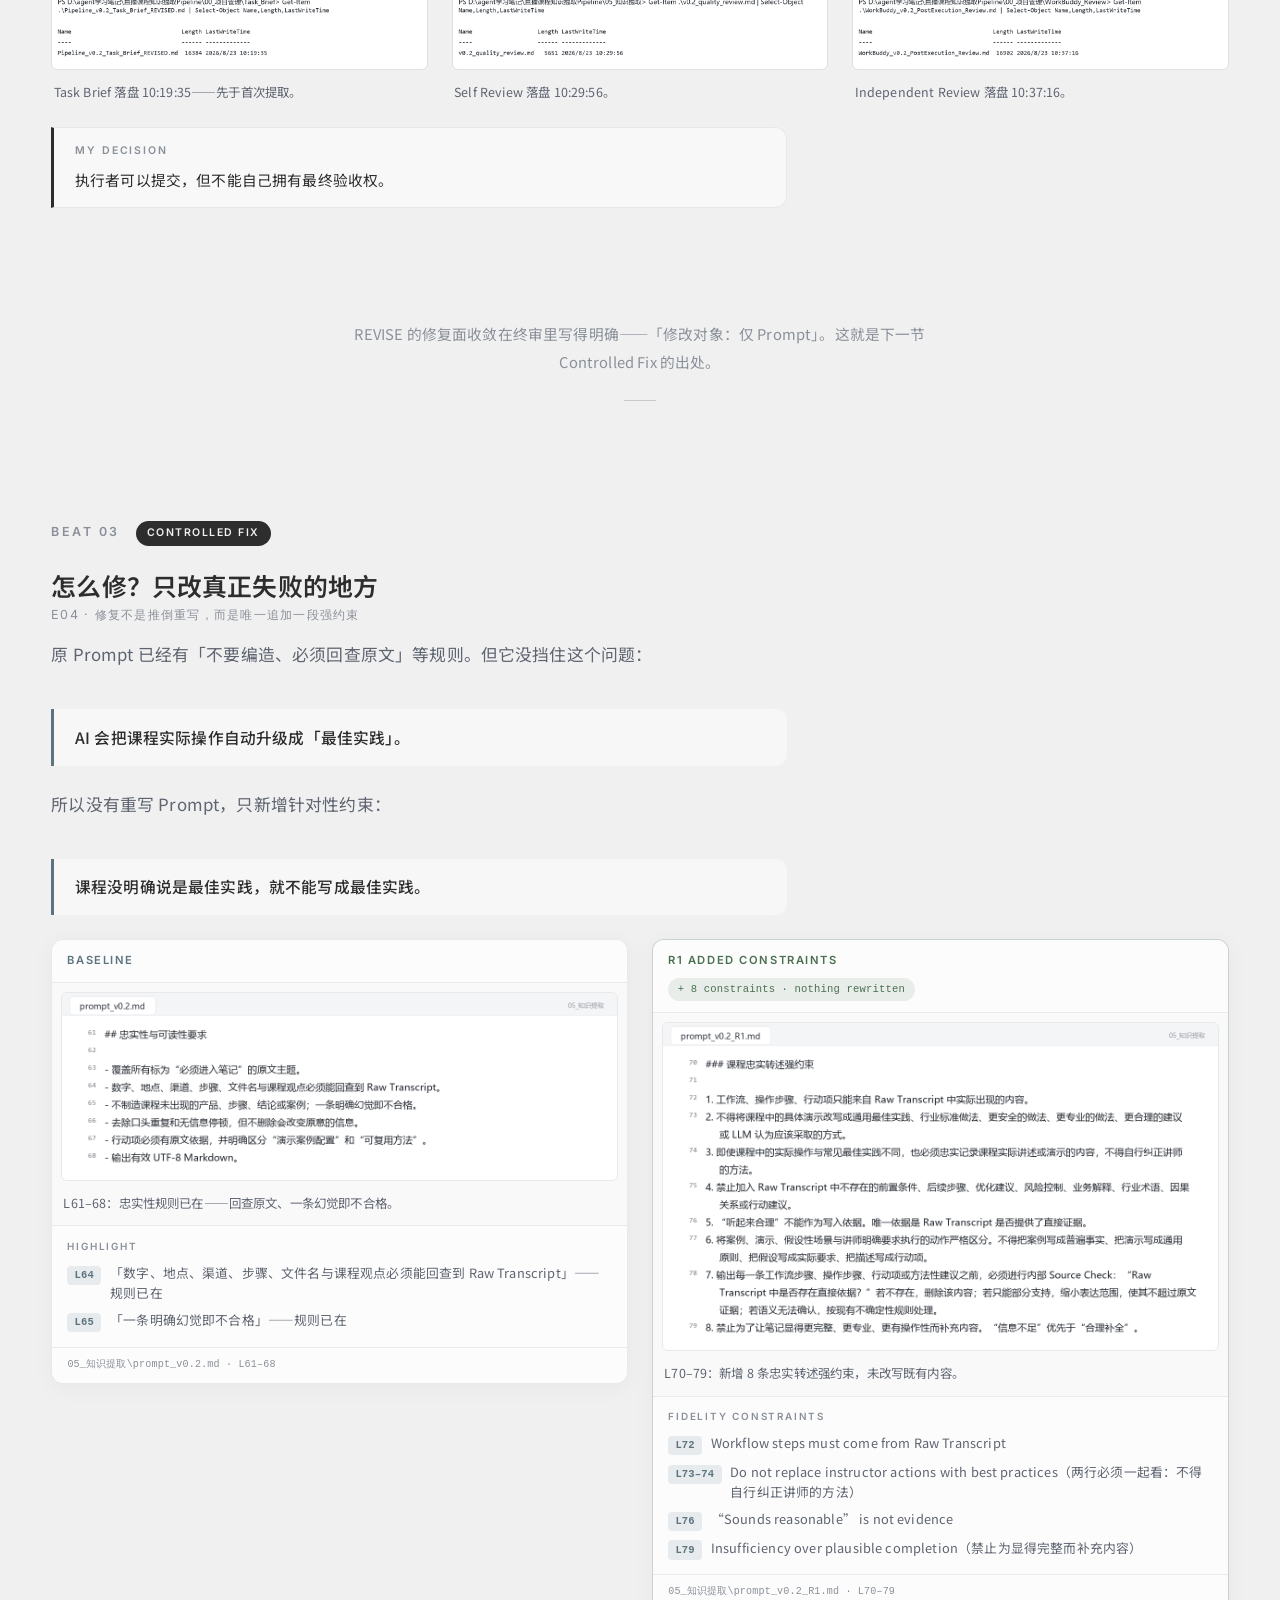
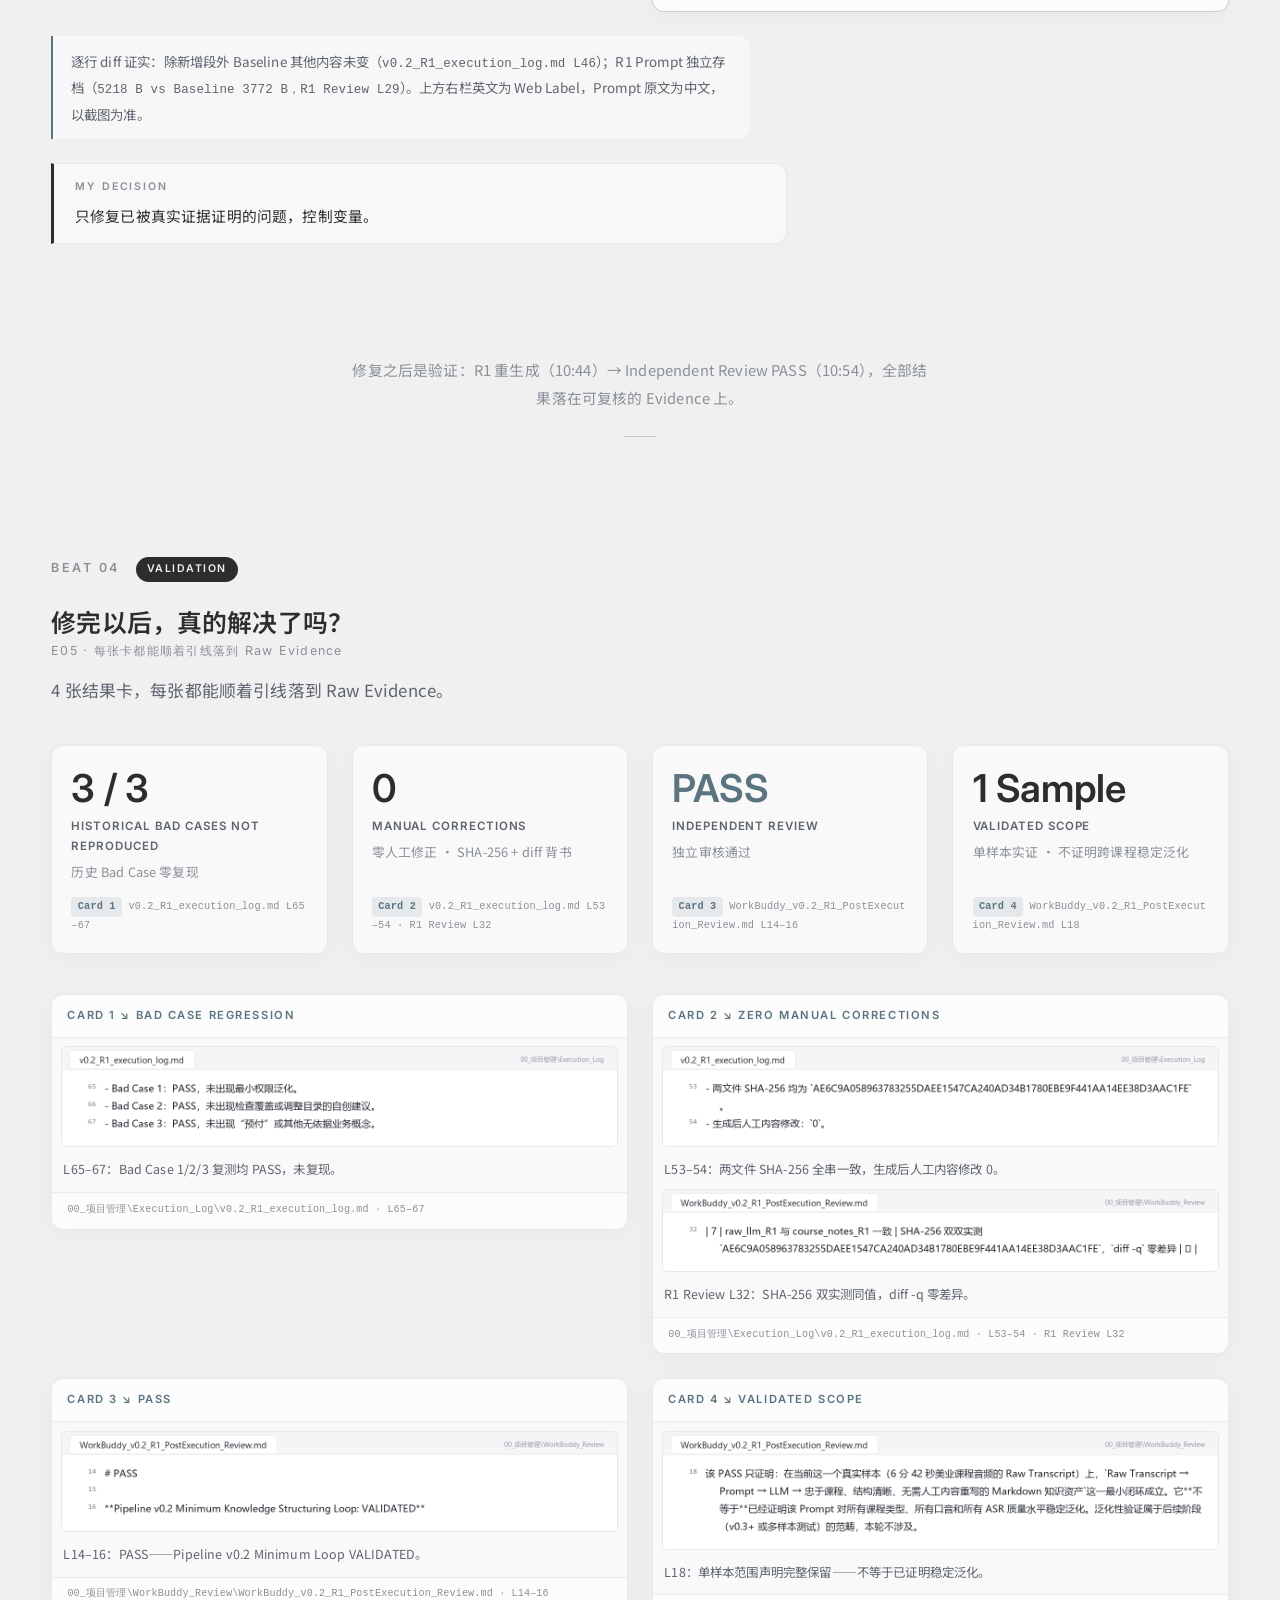
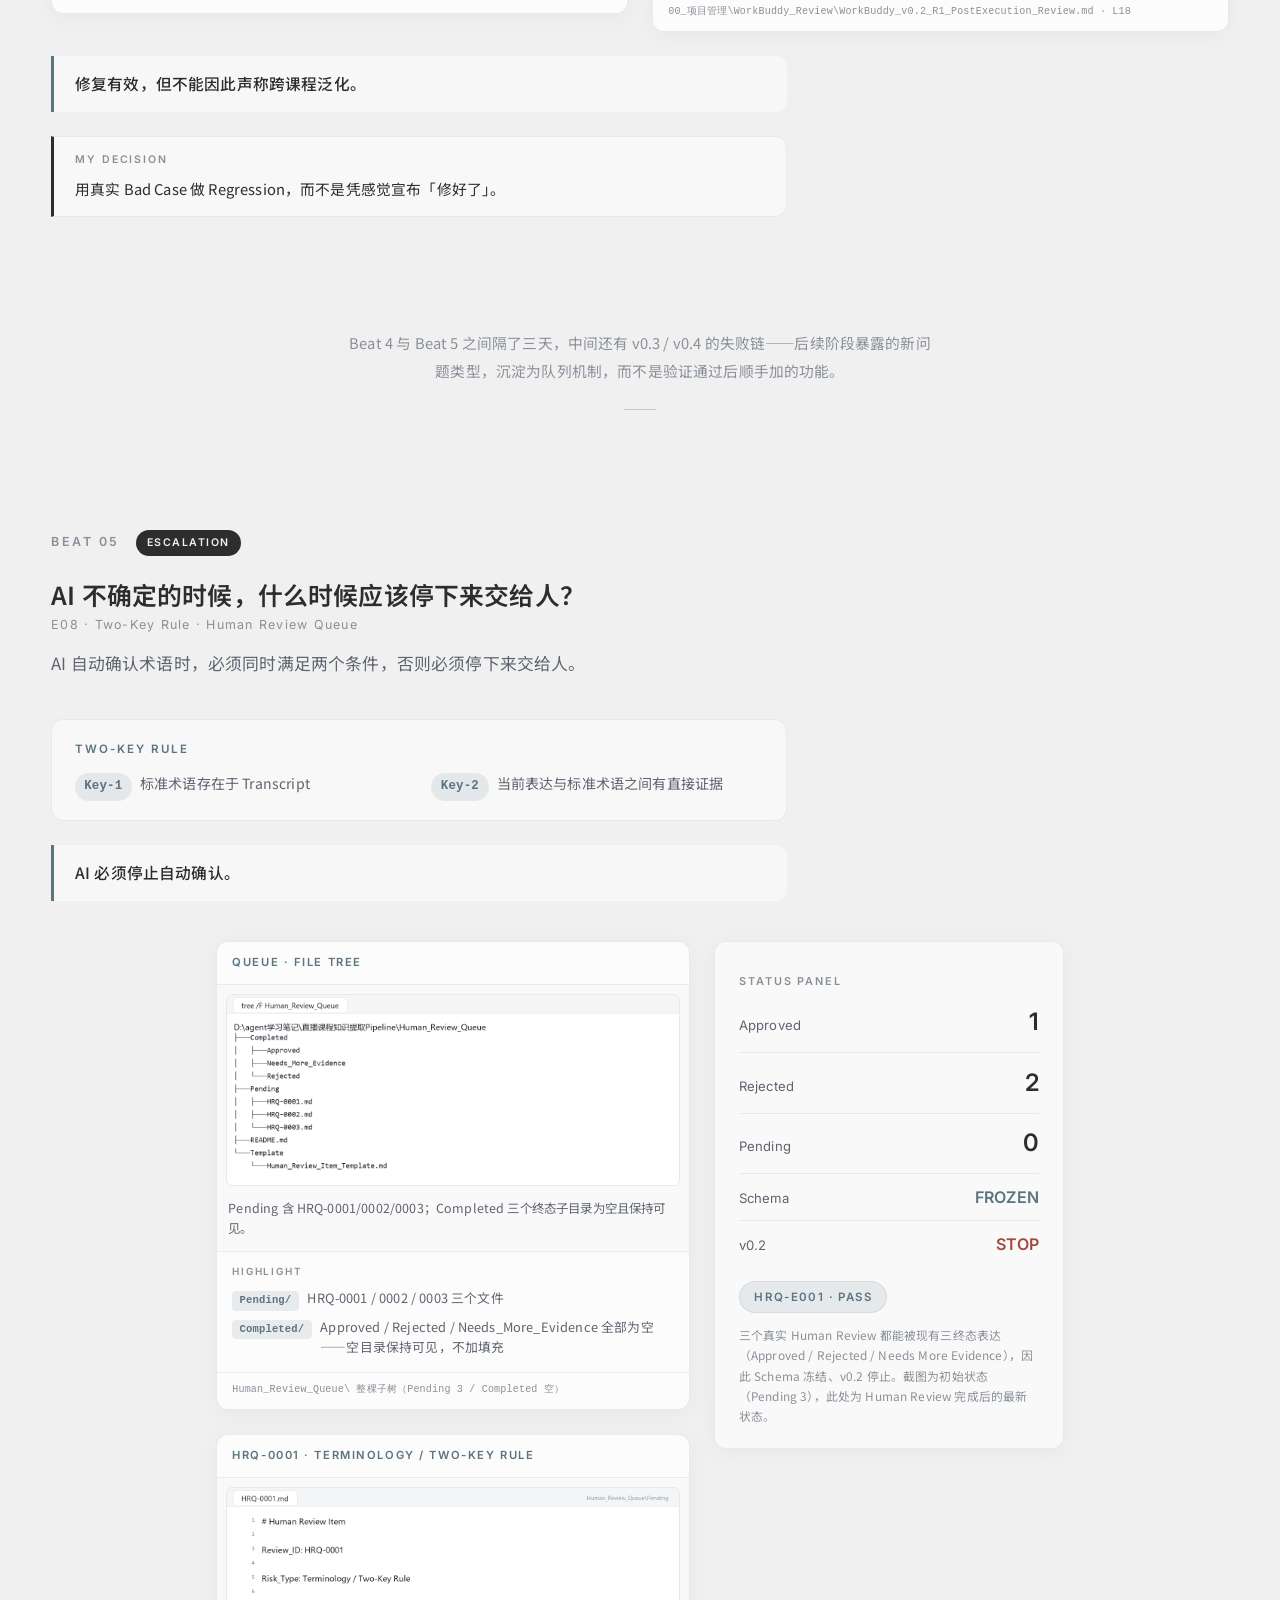
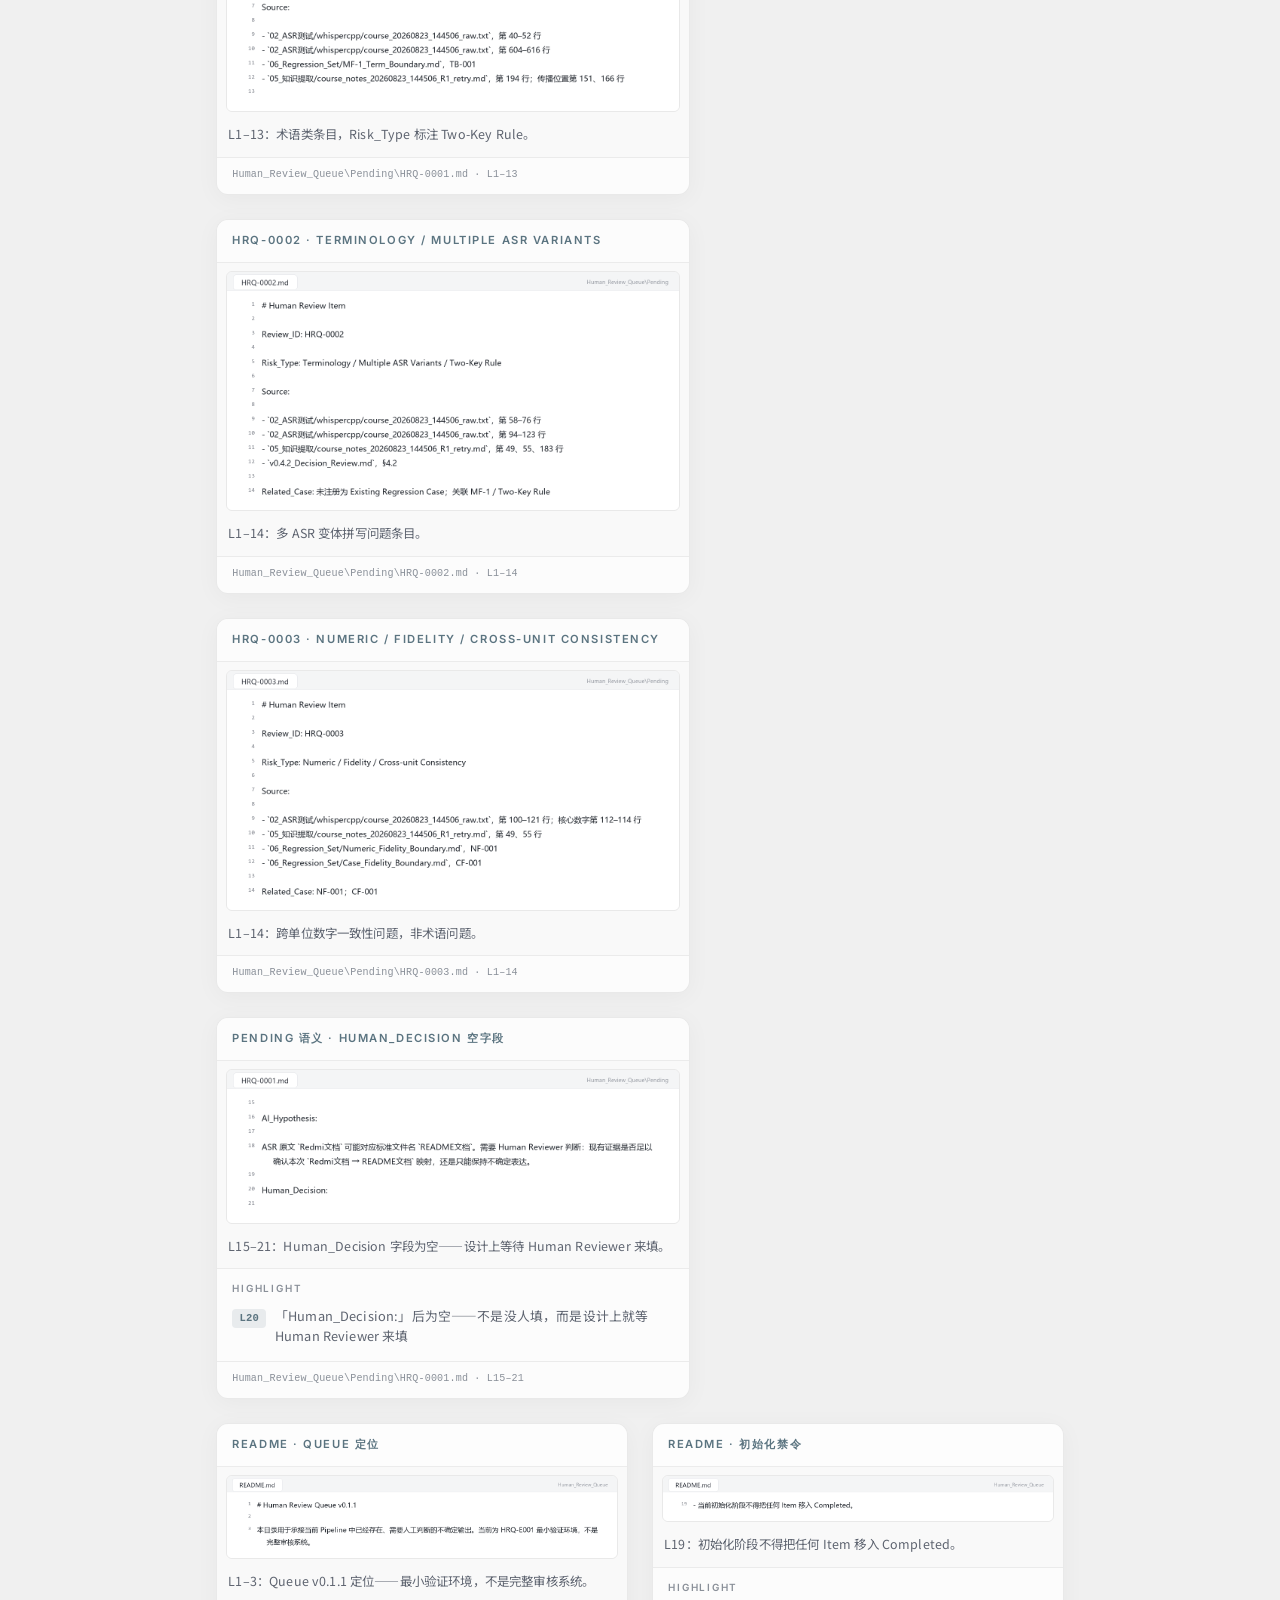
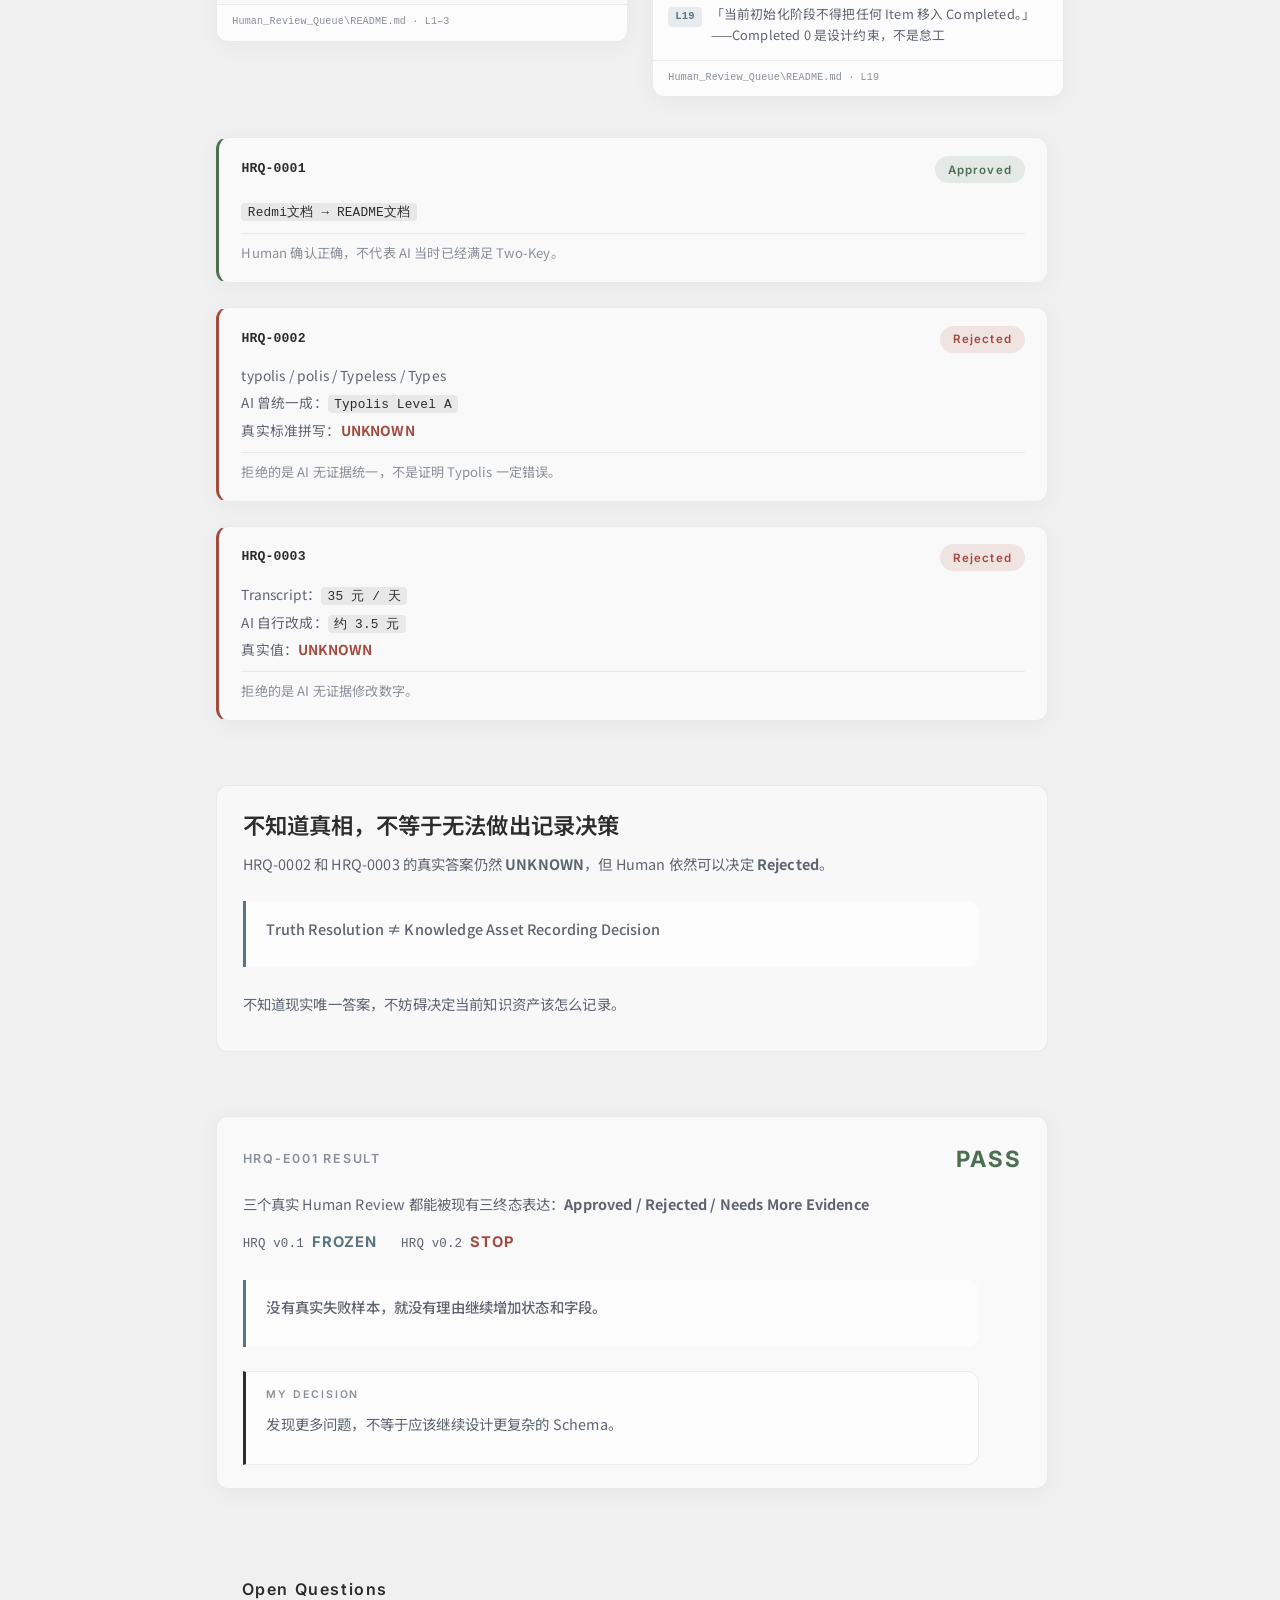
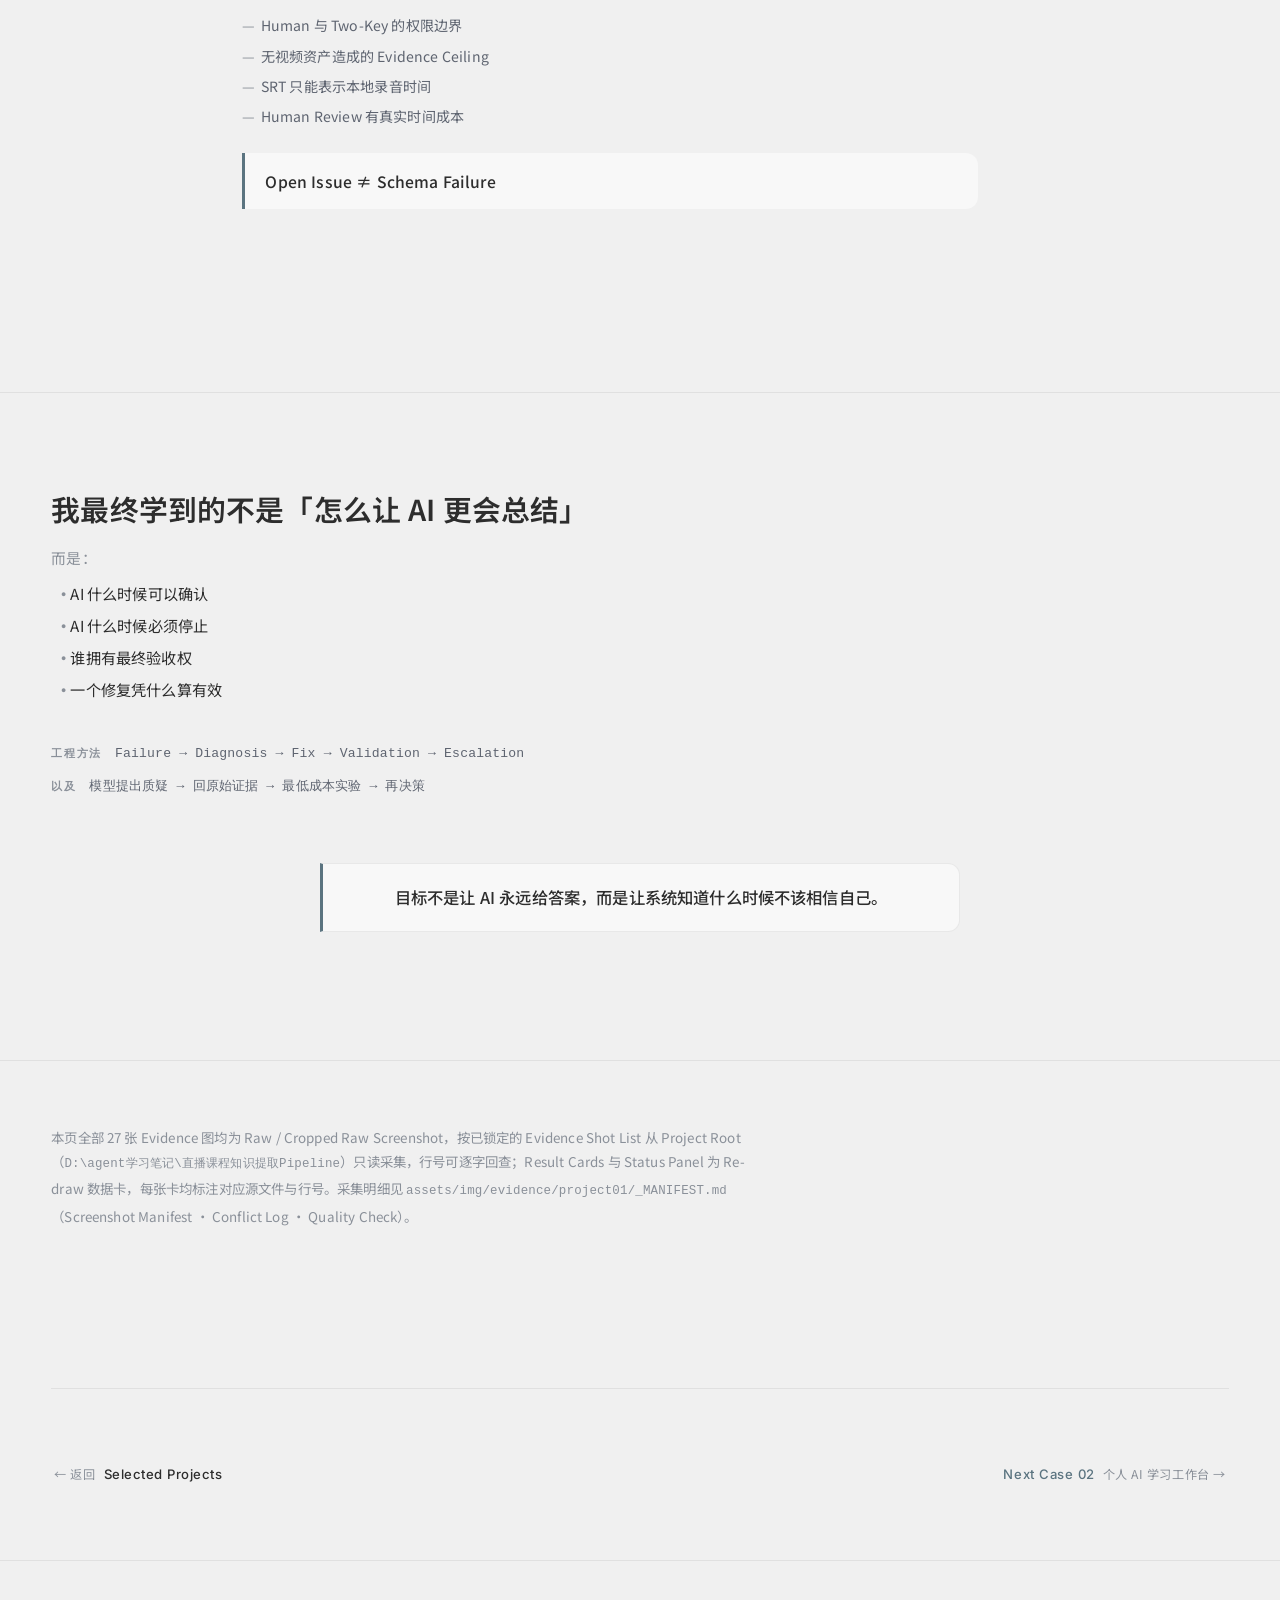
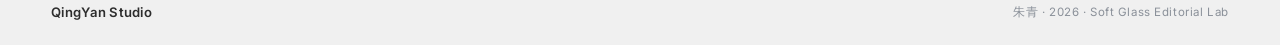
<file: work/case-01-knowledge-extraction.html>
<!DOCTYPE html>
<html lang="zh-CN">
<head>
  <meta charset="UTF-8">
  <meta name="viewport" content="width=device-width, initial-scale=1.0">
  <title>Case 01 · Agent 方法学习与知识沉淀系统 | QingYan Studio</title>
  <meta name="description" content="Agent Learning &amp; Knowledge System — 以原文核对、独立 AI 审核与历史错误复测，降低知识在 AI 整理过程中的失真。Evidence-Backed Case Study。">

  <link rel="preconnect" href="https://fonts.googleapis.com">
  <link rel="preconnect" href="https://fonts.gstatic.com" crossorigin>
  <link href="https://fonts.googleapis.com/css2?family=Inter:wght@300;400;500;600&family=Noto+Sans+SC:wght@300;400;500;700&display=swap" rel="stylesheet">

  <link rel="stylesheet" href="../assets/css/v2.css">
  <link rel="stylesheet" href="../assets/css/case-study.css">
</head>
<body>

  <!-- ===== NAVIGATION ===== -->
  <header class="nav" id="nav">
    <div class="nav__inner">
      <a class="nav__brand reveal reveal--fade" href="../index.html" aria-label="QingYan Studio 首页">
        <span class="nav__brand-dot" aria-hidden="true"></span>
        <span class="nav__brand-name">QingYan Studio</span>
        <span class="nav__brand-sep" aria-hidden="true">·</span>
        <span class="nav__brand-person">朱青</span>
      </a>

      <nav class="nav__links" aria-label="本页导航">
        <a class="nav__link" href="#beat-1">Failure</a>
        <a class="nav__link" href="#beat-2">Diagnosis</a>
        <a class="nav__link" href="#beat-3">Fix</a>
        <a class="nav__link" href="#beat-4">Validation</a>
        <a class="nav__link" href="#beat-5">Escalation</a>
        <a class="nav__link" href="#ending">Ending</a>
      </nav>

      <a class="nav__cta" href="../index.html#contact">Contact</a>

      <button class="nav__toggle" aria-label="打开菜单" aria-expanded="false" aria-controls="mobile-menu">
        <span aria-hidden="true"></span>
      </button>
    </div>
  </header>

  <!-- Mobile Menu -->
  <div class="mobile-menu" id="mobile-menu" aria-hidden="true">
    <a href="#beat-1">Failure <small>首次 Bad Case</small></a>
    <a href="#beat-2">Diagnosis <small>双层评审</small></a>
    <a href="#beat-3">Controlled Fix <small>Prompt Diff</small></a>
    <a href="#beat-4">Validation <small>验证结果</small></a>
    <a href="#beat-5">Escalation <small>Human Review Queue</small></a>
    <a href="#ending">Ending <small>最终结论</small></a>
    <a href="../index.html#projects">返回首页 <small>Selected Projects</small></a>
  </div>

  <main>

    <!-- ================================================================
         CASE HERO
         ================================================================ -->
    <section class="case-hero">
      <div class="container">
        <span class="case-hero__label">Case 01 · AI Product Lab</span>
        <h1 class="case-hero__title">
          Agent 方法学习与知识沉淀系统
          <span class="case-hero__title-en">Agent Learning &amp; Knowledge System</span>
        </h1>

        <div class="case-hero__meta">
          <span class="case-hero__status">Ongoing Experiment</span>
          <span class="case-hero__status">v0.2 Minimum Loop · Evidence-Backed</span>
        </div>

        <p class="case-hero__lede">
          把直播课程从一次性转录，变成<strong>可回查、可审核、可继续复用的知识资产</strong>。
        </p>

        <div class="case-hero__question">
          核心问题：<br>
          <strong>AI 整理出来的知识，凭什么值得继续相信？</strong>
        </div>

        <div class="case-hero__pipeline">
          <span class="case-hero__pipeline-label">Pipeline</span>
          <span class="case-hero__pipeline-flow">课程录音 &rarr; ASR &rarr; AI 提取 &rarr; 独立审核 &rarr; 回归测试 &rarr; Human Review</span>
        </div>

        <div class="case-hero__tags">
          <span class="tag">知识结构化</span>
          <span class="tag">方法提取</span>
          <span class="tag">原文核对</span>
          <span class="tag">独立 AI 审核</span>
          <span class="tag">错误复测</span>
        </div>
      </div>
    </section>

    <!-- TIMELINE -->
    <section class="case-timeline">
      <div class="container">
        <div class="case-timeline__inner">
          <span class="case-timeline__label">Timeline · 2026-08-23</span>
          <span class="case-timeline__node">10:19 Gate 落盘</span>
          <span class="case-timeline__sep">→</span>
          <span class="case-timeline__node">10:27 首次提取</span>
          <span class="case-timeline__sep">→</span>
          <span class="case-timeline__node">10:29 Self Review</span>
          <span class="case-timeline__sep">→</span>
          <span class="case-timeline__node">10:37 Independent Review · REVISE</span>
          <span class="case-timeline__sep">→</span>
          <span class="case-timeline__node">10:44 R1 重生成</span>
          <span class="case-timeline__sep">→</span>
          <span class="case-timeline__node">10:54 PASS</span>
          <span class="case-timeline__sep">·</span>
          <span class="case-timeline__node">08-26 07:00 HRQ 初始化</span>
        </div>
      </div>
    </section>

    <!-- ================================================================
         BEAT 1 — S01 · First Bad Case（Failure）
         ================================================================ -->
    <section class="beat" id="beat-1">
      <div class="container">

        <header class="beat-head reveal">
          <span class="beat-head__num">BEAT 01</span>
          <span class="beat-head__role">Failure</span>
          <h2 class="beat-head__title">
            AI 明明读对了，为什么还是会写错？
            <small>E02 · Same Source → Same Output File → Inconsistent Fidelity</small>
          </h2>
        </header>

        <p class="beat-lede reveal">
          课程原文是「<strong>完全权限</strong>」。AI 一处正确保留了它，另一处却改成「<strong>只授予完成任务所需权限</strong>」。
        </p>

        <blockquote class="beat-conclusion reveal">
          <p>AI 不是没读懂，而是把课程事实擅自优化成了它认为更合理的做法。</p>
        </blockquote>

        <div class="ev-pair ev-pair--3 reveal">

          <!-- 左：Source -->
          <div class="ev-col">
            <div class="ev-col__head">
              <span class="ev-col__role">Source · 课程原文</span>
            </div>
            <div class="ev-col__body">
              <figure class="ev-plain">
                <a class="ev-fig" href="../assets/img/evidence/project01/p01-s01-source.png" target="_blank" rel="noopener">
                  <img src="../assets/img/evidence/project01/p01-s01-source.png" alt="课程转写原文 L13–17：默认权限不行，选择完全权限，了解风险允许继续" loading="lazy">
                </a>
                <figcaption class="ev-figcap">L13–17：讲师明确选择「完全权限」，并确认了解风险后继续。</figcaption>
              </figure>
            </div>
            <div class="ev-hl">
              <span class="ev-hl__title">Highlight</span>
              <ul>
                <li><span class="ev-hl__line">L15</span>「完全权限」——Source 的 anchor 词</li>
                <li><span class="ev-hl__line">L14</span>「默认权限不行」——与改写方向相反，必须与 L15 同框</li>
                <li><span class="ev-hl__line">L16–17</span>「了解风险，允许继续」——讲师确认过的操作，不是口误</li>
              </ul>
            </div>
            <div class="ev-source">02_ASR测试\whispercpp\course_5min_raw.txt · L13–17</div>
          </div>

          <!-- 中：AI Output — Correct -->
          <div class="ev-col">
            <div class="ev-col__head">
              <span class="ev-col__role ev-col__role--good">AI Output — Correct</span>
            </div>
            <div class="ev-col__body">
              <figure class="ev-plain">
                <a class="ev-fig" href="../assets/img/evidence/project01/p01-s01-output-correct.png" target="_blank" rel="noopener">
                  <img src="../assets/img/evidence/project01/p01-s01-output-correct.png" alt="LLM 输出叙述段 L20–24：演示随后选择完全权限，确认了解风险并继续" loading="lazy">
                </a>
                <figcaption class="ev-figcap">L20–24：首句忠实保留「完全权限」；「混元 3」待确认标注同时在场。</figcaption>
              </figure>
            </div>
            <div class="ev-hl">
              <span class="ev-hl__title">Highlight</span>
              <ul>
                <li><span class="ev-hl__line ev-hl__line--good">L24</span>首句忠实保留「完全权限」——模型读对了 Source</li>
                <li><span class="ev-hl__line">L24 后半</span>「混元 3」待确认标注——不确定性标注机制在同一文件里正常运转</li>
              </ul>
            </div>
            <div class="ev-source">05_知识提取\course_notes_raw_llm.md · L20–24</div>
          </div>

          <!-- 右：AI Output — Over-generalized -->
          <div class="ev-col">
            <div class="ev-col__head">
              <span class="ev-col__role ev-col__role--bad">AI Output — Over-generalized</span>
            </div>
            <div class="ev-col__body">
              <figure class="ev-plain">
                <a class="ev-fig" href="../assets/img/evidence/project01/p01-s01-output-overgeneralized.png" target="_blank" rel="noopener">
                  <img src="../assets/img/evidence/project01/p01-s01-output-overgeneralized.png" alt="LLM 输出可复用工作流段 L74–78：只授予完成任务所需的权限" loading="lazy">
                </a>
                <figcaption class="ev-figcap">L74–78：编号工作流中出现「只授予完成任务所需的权限」，与原文方向相反。</figcaption>
              </figure>
            </div>
            <div class="ev-hl">
              <span class="ev-hl__title">Highlight</span>
              <ul>
                <li><span class="ev-hl__line ev-hl__line--bad">L77</span>「只授予完成任务所需的权限」——出现在编号工作流中的一步，不是孤立句子</li>
                <li><span class="ev-hl__line">L74</span>「可复用工作流」标题——转述模式切换的文本依据</li>
              </ul>
            </div>
            <div class="ev-source">05_知识提取\course_notes_raw_llm.md · L74–78</div>
          </div>

        </div>

        <div class="my-decision reveal">
          <span class="my-decision__label">MY DECISION</span>
          <p>没有简单归因成 hallucination，而是回原文定位具体失真模式。</p>
        </div>

      </div>
    </section>

    <div class="beat-transition">
      <div class="container">
        <p>
          同一天的 8 分钟之内（10:29 → 10:37），Self Review 与 Independent Review 相继发生——治理结构真实运转的节奏证据。
          <span class="sep" aria-hidden="true"></span>
        </p>
      </div>
    </div>

    <!-- ================================================================
         BEAT 2 — S02 · Self Review vs Independent Review（Diagnosis）
         ================================================================ -->
    <section class="beat" id="beat-2">
      <div class="container">

        <header class="beat-head reveal">
          <span class="beat-head__num">BEAT 02</span>
          <span class="beat-head__role">Diagnosis</span>
          <h2 class="beat-head__title">
            为什么不能让执行 Agent 自己宣布 PASS？
            <small>E03 · Rule existed before review · 产物合格 ≠ 闭环合格</small>
          </h2>
        </header>

        <p class="beat-lede reveal">
          Codex 自检认为可以提交。WorkBuddy 按任务开始前已经定义好的验收标准复核后：
        </p>

        <div class="beat-verdict beat-verdict--revise reveal">
          <span class="beat-verdict__label">REVISE</span>
        </div>

        <blockquote class="beat-conclusion reveal">
          <p>Self Review 不能替代 Independent Review。</p>
        </blockquote>

        <div class="ev-pair ev-pair--3 reveal">

          <!-- 左：Execution Self Review -->
          <div class="ev-col">
            <div class="ev-col__head">
              <span class="ev-col__role">Execution Self Review</span>
              <span class="ev-col__time">mtime 10:29:56</span>
            </div>
            <div class="ev-col__body">
              <figure class="ev-plain">
                <a class="ev-fig" href="../assets/img/evidence/project01/p01-s02-self-review-01.png" target="_blank" rel="noopener">
                  <img src="../assets/img/evidence/project01/p01-s02-self-review-01.png" alt="Self Review L1–3：边界声明，本文件是执行阶段质量自检，不代表最终 PASS" loading="lazy">
                </a>
                <figcaption class="ev-figcap">L1–3：边界声明——自检不代表最终 PASS。</figcaption>
              </figure>
              <figure class="ev-plain">
                <a class="ev-fig" href="../assets/img/evidence/project01/p01-s02-self-review-02.png" target="_blank" rel="noopener">
                  <img src="../assets/img/evidence/project01/p01-s02-self-review-02.png" alt="Self Review L45：首次输出发现 3 处，已按明示修订流程修正，复查未发现明确幻觉" loading="lazy">
                </a>
                <figcaption class="ev-figcap">L45：首次输出发现 3 处，已按明示修订流程修正。</figcaption>
              </figure>
              <figure class="ev-plain">
                <a class="ev-fig" href="../assets/img/evidence/project01/p01-s02-self-review-03.png" target="_blank" rel="noopener">
                  <img src="../assets/img/evidence/project01/p01-s02-self-review-03.png" alt="Self Review L86–88：READY FOR POST-EXECUTION REVIEW" loading="lazy">
                </a>
                <figcaption class="ev-figcap">L86–88：判定 READY FOR POST-EXECUTION REVIEW。</figcaption>
              </figure>
            </div>
            <div class="ev-hl">
              <span class="ev-hl__title">Highlight</span>
              <ul>
                <li><span class="ev-hl__line">L3</span>边界声明：自检不代表最终 PASS——两层分工的文本依据</li>
                <li><span class="ev-hl__line">L45</span>如实上报「首次输出发现 3 处……已按明示修订流程修正」</li>
                <li><span class="ev-hl__line">L86</span>判定：READY FOR POST-EXECUTION REVIEW（审的是修正后产物）</li>
              </ul>
            </div>
            <div class="ev-source">05_知识提取\v0.2_quality_review.md · L1–3 / L45 / L86–88</div>
          </div>

          <!-- 中：Pre-defined Acceptance Criteria -->
          <div class="ev-col">
            <div class="ev-col__head">
              <span class="ev-col__role">Pre-defined Acceptance Criteria</span>
              <span class="ev-col__time">mtime 10:19:35 — 先于首次提取 10:27</span>
            </div>
            <div class="ev-col__body">
              <figure class="ev-plain">
                <a class="ev-fig" href="../assets/img/evidence/project01/p01-s02-gate-01.png" target="_blank" rel="noopener">
                  <img src="../assets/img/evidence/project01/p01-s02-gate-01.png" alt="Task Brief L393–405：忠实性验收标准，若发现一条明确幻觉，结论不得为 PASS，必须 REVISE" loading="lazy">
                </a>
                <figcaption class="ev-figcap">L393–405：发现一条明确幻觉即 REVISE，结论不得 PASS。</figcaption>
              </figure>
              <figure class="ev-plain">
                <a class="ev-fig" href="../assets/img/evidence/project01/p01-s02-gate-02.png" target="_blank" rel="noopener">
                  <img src="../assets/img/evidence/project01/p01-s02-gate-02.png" alt="Task Brief L636–641：不得通过人工静默润色绕过重新生成" loading="lazy">
                </a>
                <figcaption class="ev-figcap">L636–641：不得通过人工静默润色绕过重新生成。</figcaption>
              </figure>
            </div>
            <div class="ev-hl">
              <span class="ev-hl__title">Highlight</span>
              <ul>
                <li><span class="ev-hl__line">L403–405</span>「若发现一条明确幻觉：结论不得为 PASS，必须 REVISE。」——Gate 原文（条件与结论必须同框）</li>
                <li><span class="ev-hl__line">L641</span>「不得通过人工静默润色绕过重新生成。」——人工修正不能替代重生成</li>
              </ul>
            </div>
            <div class="ev-source">00_项目管理\Task_Brief\Pipeline_v0.2_Task_Brief_REVISED.md · L393–405 / L636–641</div>
          </div>

          <!-- 右：Independent Review — REVISE -->
          <div class="ev-col">
            <div class="ev-col__head">
              <span class="ev-col__role ev-col__role--bad">Independent Review — REVISE</span>
              <span class="ev-col__time">mtime 10:37:16</span>
            </div>
            <div class="ev-col__body">
              <figure class="ev-plain">
                <a class="ev-fig" href="../assets/img/evidence/project01/p01-s02-independent-review-01.png" target="_blank" rel="noopener">
                  <img src="../assets/img/evidence/project01/p01-s02-independent-review-01.png" alt="WorkBuddy 终审 L11–18：结论 REVISE，失败的不是笔记质量，是闭环本身" loading="lazy">
                </a>
                <figcaption class="ev-figcap">L11–18：结论 REVISE——失败的不是笔记质量，是闭环本身。</figcaption>
              </figure>
              <figure class="ev-plain">
                <a class="ev-fig" href="../assets/img/evidence/project01/p01-s02-independent-review-02.png" target="_blank" rel="noopener">
                  <img src="../assets/img/evidence/project01/p01-s02-independent-review-02.png" alt="WorkBuddy 终审 L111：按一条明确幻觉即 REVISE 标准本身就是 REVISE" loading="lazy">
                </a>
                <figcaption class="ev-figcap">L111：按「一条明确幻觉即 REVISE」标准本身就是 REVISE。</figcaption>
              </figure>
            </div>
            <div class="ev-hl">
              <span class="ev-hl__title">Highlight</span>
              <ul>
                <li><span class="ev-hl__line">L13</span>「失败的不是笔记质量，是闭环本身。」</li>
                <li><span class="ev-hl__line">L15</span>3 处人工修正中的 2 处属于实质性内容重写——Reviewer 的定性，非 Gate 原文</li>
                <li><span class="ev-hl__line">L111</span>「按‘一条明确幻觉即 REVISE’标准本身就是 REVISE」——Reviewer 在援引预先规则，不是临时加码</li>
              </ul>
            </div>
            <div class="ev-source">00_项目管理\WorkBuddy_Review\WorkBuddy_v0.2_PostExecution_Review.md · L11–18 / L111</div>
          </div>

        </div>

        <div class="ev-note reveal">
          Source Check · 磁盘时间戳——「Rule existed before review」的原始依据（Get-Item，与 Evidence Ledger 一致）：
          <em>Task Brief 10:19:35</em> → <em>Self Review 10:29:56</em> → <em>Independent Review 10:37:16</em>。
        </div>

        <div class="ev-pair ev-pair--3 reveal" style="margin-top: var(--space-md);">
          <figure class="ev-plain">
            <a class="ev-fig" href="../assets/img/evidence/project01/p01-s02-timestamp-brief.png" target="_blank" rel="noopener">
              <img src="../assets/img/evidence/project01/p01-s02-timestamp-brief.png" alt="Get-Item Task Brief：LastWriteTime 10:19:35" loading="lazy">
            </a>
            <figcaption class="ev-figcap">Task Brief 落盘 10:19:35——先于首次提取。</figcaption>
          </figure>
          <figure class="ev-plain">
            <a class="ev-fig" href="../assets/img/evidence/project01/p01-s02-timestamp-self-review.png" target="_blank" rel="noopener">
              <img src="../assets/img/evidence/project01/p01-s02-timestamp-self-review.png" alt="Get-Item Self Review：LastWriteTime 10:29:56" loading="lazy">
            </a>
            <figcaption class="ev-figcap">Self Review 落盘 10:29:56。</figcaption>
          </figure>
          <figure class="ev-plain">
            <a class="ev-fig" href="../assets/img/evidence/project01/p01-s02-timestamp-independent-review.png" target="_blank" rel="noopener">
              <img src="../assets/img/evidence/project01/p01-s02-timestamp-independent-review.png" alt="Get-Item Independent Review：LastWriteTime 10:37:16" loading="lazy">
            </a>
            <figcaption class="ev-figcap">Independent Review 落盘 10:37:16。</figcaption>
          </figure>
        </div>

        <div class="my-decision reveal">
          <span class="my-decision__label">MY DECISION</span>
          <p>执行者可以提交，但不能自己拥有最终验收权。</p>
        </div>

      </div>
    </section>

    <div class="beat-transition">
      <div class="container">
        <p>
          REVISE 的修复面收敛在终审里写得明确——「修改对象：仅 Prompt」。这就是下一节 Controlled Fix 的出处。
          <span class="sep" aria-hidden="true"></span>
        </p>
      </div>
    </div>

    <!-- ================================================================
         BEAT 3 — S03 · Prompt Diff（Controlled Fix）
         ================================================================ -->
    <section class="beat" id="beat-3">
      <div class="container">

        <header class="beat-head reveal">
          <span class="beat-head__num">BEAT 03</span>
          <span class="beat-head__role">Controlled Fix</span>
          <h2 class="beat-head__title">
            怎么修？只改真正失败的地方
            <small>E04 · 修复不是推倒重写，而是唯一追加一段强约束</small>
          </h2>
        </header>

        <p class="beat-lede reveal">
          原 Prompt 已经有「不要编造、必须回查原文」等规则。但它没挡住这个问题：
        </p>

        <blockquote class="beat-conclusion reveal">
          <p>AI 会把课程实际操作自动升级成「最佳实践」。</p>
        </blockquote>

        <p class="beat-lede reveal" style="margin-top: var(--space-md);">
          所以没有重写 Prompt，只新增针对性约束：
        </p>

        <blockquote class="beat-conclusion reveal">
          <p>课程没明确说是最佳实践，就不能写成最佳实践。</p>
        </blockquote>

        <div class="ev-pair ev-grid--diff reveal">

          <!-- 左：Baseline -->
          <div class="ev-col">
            <div class="ev-col__head">
              <span class="ev-col__role">Baseline</span>
            </div>
            <div class="ev-col__body">
              <figure class="ev-plain">
                <a class="ev-fig" href="../assets/img/evidence/project01/p01-s03-prompt-baseline.png" target="_blank" rel="noopener">
                  <img src="../assets/img/evidence/project01/p01-s03-prompt-baseline.png" alt="Prompt v0.2 Baseline L61–68：忠实性与可读性要求整节" loading="lazy">
                </a>
                <figcaption class="ev-figcap">L61–68：忠实性规则已在——回查原文、一条幻觉即不合格。</figcaption>
              </figure>
            </div>
            <div class="ev-hl">
              <span class="ev-hl__title">Highlight</span>
              <ul>
                <li><span class="ev-hl__line">L64</span>「数字、地点、渠道、步骤、文件名与课程观点必须能回查到 Raw Transcript」——规则已在</li>
                <li><span class="ev-hl__line">L65</span>「一条明确幻觉即不合格」——规则已在</li>
              </ul>
            </div>
            <div class="ev-source">05_知识提取\prompt_v0.2.md · L61–68</div>
          </div>

          <!-- 右：R1 Added Constraints -->
          <div class="ev-col ev-col--added">
            <div class="ev-col__head">
              <span class="ev-col__role ev-col__role--good">R1 Added Constraints</span>
              <span class="diff-add-badge">+ 8 constraints · nothing rewritten</span>
            </div>
            <div class="ev-col__body">
              <figure class="ev-plain">
                <a class="ev-fig" href="../assets/img/evidence/project01/p01-s03-prompt-r1.png" target="_blank" rel="noopener">
                  <img src="../assets/img/evidence/project01/p01-s03-prompt-r1.png" alt="Prompt v0.2_R1 L70–79：课程忠实转述强约束 8 条全部可见" loading="lazy">
                </a>
                <figcaption class="ev-figcap">L70–79：新增 8 条忠实转述强约束，未改写既有内容。</figcaption>
              </figure>
            </div>
            <div class="ev-hl">
              <span class="ev-hl__title">Fidelity Constraints</span>
              <ul>
                <li><span class="ev-hl__line">L72</span>Workflow steps must come from Raw Transcript</li>
                <li><span class="ev-hl__line">L73–74</span>Do not replace instructor actions with best practices（两行必须一起看：不得自行纠正讲师的方法）</li>
                <li><span class="ev-hl__line">L76</span>“Sounds reasonable” is not evidence</li>
                <li><span class="ev-hl__line">L79</span>Insufficiency over plausible completion（禁止为显得完整而补充内容）</li>
              </ul>
            </div>
            <div class="ev-source">05_知识提取\prompt_v0.2_R1.md · L70–79</div>
          </div>

        </div>

        <div class="ev-note reveal">
          逐行 diff 证实：除新增段外 Baseline 其他内容未变（<em>v0.2_R1_execution_log.md L46</em>）；R1 Prompt 独立存档（<em>5218 B vs Baseline 3772 B，R1 Review L29</em>）。上方右栏英文为 Web Label，Prompt 原文为中文，以截图为准。
        </div>

        <div class="my-decision reveal">
          <span class="my-decision__label">MY DECISION</span>
          <p>只修复已被真实证据证明的问题，控制变量。</p>
        </div>

      </div>
    </section>

    <div class="beat-transition">
      <div class="container">
        <p>
          修复之后是验证：R1 重生成（10:44）→ Independent Review PASS（10:54），全部结果落在可复核的 Evidence 上。
          <span class="sep" aria-hidden="true"></span>
        </p>
      </div>
    </div>

    <!-- ================================================================
         BEAT 4 — S04 · Validation
         ================================================================ -->
    <section class="beat" id="beat-4">
      <div class="container">

        <header class="beat-head reveal">
          <span class="beat-head__num">BEAT 04</span>
          <span class="beat-head__role">Validation</span>
          <h2 class="beat-head__title">
            修完以后，真的解决了吗？
            <small>E05 · 每张卡都能顺着引线落到 Raw Evidence</small>
          </h2>
        </header>

        <p class="beat-lede reveal">
          4 张结果卡，每张都能顺着引线落到 Raw Evidence。
        </p>

        <!-- Result Cards -->
        <div class="result-cards reveal">

          <div class="rcard">
            <span class="rcard__value">3 / 3</span>
            <span class="rcard__label">Historical Bad Cases Not Reproduced</span>
            <span class="rcard__zh">历史 Bad Case 零复现</span>
            <span class="rcard__anchor"><span class="cardref">Card 1</span>v0.2_R1_execution_log.md L65–67</span>
          </div>

          <div class="rcard">
            <span class="rcard__value">0</span>
            <span class="rcard__label">Manual Corrections</span>
            <span class="rcard__zh">零人工修正 · SHA-256 + diff 背书</span>
            <span class="rcard__anchor"><span class="cardref">Card 2</span>v0.2_R1_execution_log.md L53–54 · R1 Review L32</span>
          </div>

          <div class="rcard">
            <span class="rcard__value rcard__value--pass">PASS</span>
            <span class="rcard__label">Independent Review</span>
            <span class="rcard__zh">独立审核通过</span>
            <span class="rcard__anchor"><span class="cardref">Card 3</span>WorkBuddy_v0.2_R1_PostExecution_Review.md L14–16</span>
          </div>

          <div class="rcard">
            <span class="rcard__value">1 Sample</span>
            <span class="rcard__label">Validated Scope</span>
            <span class="rcard__zh">单样本实证 · 不证明跨课程稳定泛化</span>
            <span class="rcard__anchor"><span class="cardref">Card 4</span>WorkBuddy_v0.2_R1_PostExecution_Review.md L18</span>
          </div>

        </div>

        <!-- Source Evidence：按源文件配对拆为两行 Pair -->
        <div class="ev-pair reveal">

          <div class="ev-col">
            <div class="ev-col__head">
              <span class="ev-col__role">Card 1 ↘ Bad Case Regression</span>
            </div>
            <div class="ev-col__body">
              <figure class="ev-plain">
                <a class="ev-fig" href="../assets/img/evidence/project01/p01-s04-badcase-regression.png" target="_blank" rel="noopener">
                  <img src="../assets/img/evidence/project01/p01-s04-badcase-regression.png" alt="R1 执行日志 L65–67：Bad Case 1/2/3 均 PASS，未复现" loading="lazy">
                </a>
                <figcaption class="ev-figcap">L65–67：Bad Case 1/2/3 复测均 PASS，未复现。</figcaption>
              </figure>
            </div>
            <div class="ev-source">00_项目管理\Execution_Log\v0.2_R1_execution_log.md · L65–67</div>
          </div>

          <div class="ev-col">
            <div class="ev-col__head">
              <span class="ev-col__role">Card 2 ↘ Zero Manual Corrections</span>
            </div>
            <div class="ev-col__body">
              <figure class="ev-plain">
                <a class="ev-fig" href="../assets/img/evidence/project01/p01-s04-zero-manual-fix.png" target="_blank" rel="noopener">
                  <img src="../assets/img/evidence/project01/p01-s04-zero-manual-fix.png" alt="R1 执行日志 L53–54：两文件 SHA-256 均为 AE6C 开头全串一致，生成后人工内容修改 0" loading="lazy">
                </a>
                <figcaption class="ev-figcap">L53–54：两文件 SHA-256 全串一致，生成后人工内容修改 0。</figcaption>
              </figure>
              <figure class="ev-plain">
                <a class="ev-fig" href="../assets/img/evidence/project01/p01-s04-diff-proof.png" target="_blank" rel="noopener">
                  <img src="../assets/img/evidence/project01/p01-s04-diff-proof.png" alt="R1 Review L32：SHA-256 双实测同值，diff -q 零差异" loading="lazy">
                </a>
                <figcaption class="ev-figcap">R1 Review L32：SHA-256 双实测同值，diff -q 零差异。</figcaption>
              </figure>
            </div>
            <div class="ev-source">00_项目管理\Execution_Log\v0.2_R1_execution_log.md · L53–54 · R1 Review L32</div>
          </div>

        </div>

        <div class="ev-pair reveal">

          <div class="ev-col">
            <div class="ev-col__head">
              <span class="ev-col__role">Card 3 ↘ PASS</span>
            </div>
            <div class="ev-col__body">
              <figure class="ev-plain">
                <a class="ev-fig" href="../assets/img/evidence/project01/p01-s04-pass.png" target="_blank" rel="noopener">
                  <img src="../assets/img/evidence/project01/p01-s04-pass.png" alt="R1 Review L14–16：PASS，Pipeline v0.2 Minimum Knowledge Structuring Loop VALIDATED" loading="lazy">
                </a>
                <figcaption class="ev-figcap">L14–16：PASS——Pipeline v0.2 Minimum Loop VALIDATED。</figcaption>
              </figure>
            </div>
            <div class="ev-source">00_项目管理\WorkBuddy_Review\WorkBuddy_v0.2_R1_PostExecution_Review.md · L14–16</div>
          </div>

          <div class="ev-col">
            <div class="ev-col__head">
              <span class="ev-col__role">Card 4 ↘ Validated Scope</span>
            </div>
            <div class="ev-col__body">
              <figure class="ev-plain">
                <a class="ev-fig" href="../assets/img/evidence/project01/p01-s04-scope.png" target="_blank" rel="noopener">
                  <img src="../assets/img/evidence/project01/p01-s04-scope.png" alt="R1 Review L18：单样本范围声明全文，不等于已经证明稳定泛化" loading="lazy">
                </a>
                <figcaption class="ev-figcap">L18：单样本范围声明完整保留——不等于已证明稳定泛化。</figcaption>
              </figure>
            </div>
            <div class="ev-source">00_项目管理\WorkBuddy_Review\WorkBuddy_v0.2_R1_PostExecution_Review.md · L18</div>
          </div>

        </div>

        <blockquote class="beat-conclusion reveal">
          <p>修复有效，但不能因此声称跨课程泛化。</p>
        </blockquote>

        <div class="my-decision reveal">
          <span class="my-decision__label">MY DECISION</span>
          <p>用真实 Bad Case 做 Regression，而不是凭感觉宣布「修好了」。</p>
        </div>

      </div>
    </section>

    <div class="beat-transition">
      <div class="container">
        <p>
          Beat 4 与 Beat 5 之间隔了三天，中间还有 v0.3 / v0.4 的失败链——后续阶段暴露的新问题类型，沉淀为队列机制，而不是验证通过后顺手加的功能。
          <span class="sep" aria-hidden="true"></span>
        </p>
      </div>
    </div>

    <!-- ================================================================
         BEAT 5 — S05 · Human Review Queue（Escalation）
         ================================================================ -->
    <section class="beat" id="beat-5">
      <div class="container">

        <header class="beat-head reveal">
          <span class="beat-head__num">BEAT 05</span>
          <span class="beat-head__role">Escalation</span>
          <h2 class="beat-head__title">
            AI 不确定的时候，什么时候应该停下来交给人？
            <small>E08 · Two-Key Rule · Human Review Queue</small>
          </h2>
        </header>

        <p class="beat-lede reveal">
          AI 自动确认术语时，必须同时满足两个条件，否则必须停下来交给人。
        </p>

        <div class="two-key-rule reveal">
          <span class="two-key-rule__label">Two-Key Rule</span>
          <div class="two-key-rule__keys">
            <div class="two-key-rule__key">
              <span class="two-key-rule__key-id">Key-1</span>
              <span class="two-key-rule__key-text">标准术语存在于 Transcript</span>
            </div>
            <div class="two-key-rule__key">
              <span class="two-key-rule__key-id">Key-2</span>
              <span class="two-key-rule__key-text">当前表达与标准术语之间有直接证据</span>
            </div>
          </div>
        </div>

        <blockquote class="beat-conclusion reveal">
          <p>AI 必须停止自动确认。</p>
        </blockquote>

        <div class="queue-wrap ev-md">
          <div class="queue-panel reveal">

            <!-- 左：Queue / File Tree + Items -->
            <div class="queue-items">

              <div class="ev-col">
                <div class="ev-col__head">
                  <span class="ev-col__role">Queue · File Tree</span>
                </div>
                <div class="ev-col__body">
                  <figure class="ev-plain">
                    <a class="ev-fig" href="../assets/img/evidence/project01/p01-s05-queue-tree.png" target="_blank" rel="noopener">
                      <img src="../assets/img/evidence/project01/p01-s05-queue-tree.png" alt="Human Review Queue 目录树：Pending 含 HRQ-0001/0002/0003，Completed 的 Approved/Rejected/Needs_More_Evidence 三个空子目录可辨" loading="lazy">
                    </a>
                    <figcaption class="ev-figcap">Pending 含 HRQ-0001/0002/0003；Completed 三个终态子目录为空且保持可见。</figcaption>
                  </figure>
                </div>
                <div class="ev-hl">
                  <span class="ev-hl__title">Highlight</span>
                  <ul>
                    <li><span class="ev-hl__line">Pending/</span>HRQ-0001 / 0002 / 0003 三个文件</li>
                    <li><span class="ev-hl__line">Completed/</span>Approved / Rejected / Needs_More_Evidence 全部为空——空目录保持可见，不加填充</li>
                  </ul>
                </div>
                <div class="ev-source">Human_Review_Queue\ 整棵子树（Pending 3 / Completed 空）</div>
              </div>

              <div class="ev-col">
                <div class="ev-col__head">
                  <span class="ev-col__role">HRQ-0001 · Terminology / Two-Key Rule</span>
                </div>
                <div class="ev-col__body">
                  <figure class="ev-plain">
                    <a class="ev-fig" href="../assets/img/evidence/project01/p01-s05-hrq0001.png" target="_blank" rel="noopener">
                      <img src="../assets/img/evidence/project01/p01-s05-hrq0001.png" alt="HRQ-0001 条目：Review_ID、Risk_Type 术语 Two-Key Rule、Source、Related_Case" loading="lazy">
                    </a>
                    <figcaption class="ev-figcap">L1–13：术语类条目，Risk_Type 标注 Two-Key Rule。</figcaption>
                  </figure>
                </div>
                <div class="ev-source">Human_Review_Queue\Pending\HRQ-0001.md · L1–13</div>
              </div>

              <div class="ev-col">
                <div class="ev-col__head">
                  <span class="ev-col__role">HRQ-0002 · Terminology / Multiple ASR Variants</span>
                </div>
                <div class="ev-col__body">
                  <figure class="ev-plain">
                    <a class="ev-fig" href="../assets/img/evidence/project01/p01-s05-hrq0002.png" target="_blank" rel="noopener">
                      <img src="../assets/img/evidence/project01/p01-s05-hrq0002.png" alt="HRQ-0002 条目：多 ASR 变体拼写问题" loading="lazy">
                    </a>
                    <figcaption class="ev-figcap">L1–14：多 ASR 变体拼写问题条目。</figcaption>
                  </figure>
                </div>
                <div class="ev-source">Human_Review_Queue\Pending\HRQ-0002.md · L1–14</div>
              </div>

              <div class="ev-col">
                <div class="ev-col__head">
                  <span class="ev-col__role">HRQ-0003 · Numeric / Fidelity / Cross-unit Consistency</span>
                </div>
                <div class="ev-col__body">
                  <figure class="ev-plain">
                    <a class="ev-fig" href="../assets/img/evidence/project01/p01-s05-hrq0003.png" target="_blank" rel="noopener">
                      <img src="../assets/img/evidence/project01/p01-s05-hrq0003.png" alt="HRQ-0003 条目：跨单位数字一致性问题，非术语问题" loading="lazy">
                    </a>
                    <figcaption class="ev-figcap">L1–14：跨单位数字一致性问题，非术语问题。</figcaption>
                  </figure>
                </div>
                <div class="ev-source">Human_Review_Queue\Pending\HRQ-0003.md · L1–14</div>
              </div>

              <!-- Pending 语义证据 -->
              <div class="ev-col">
                <div class="ev-col__head">
                  <span class="ev-col__role">Pending 语义 · Human_Decision 空字段</span>
                </div>
                <div class="ev-col__body">
                  <figure class="ev-plain">
                    <a class="ev-fig" href="../assets/img/evidence/project01/p01-s05-human-decision-empty.png" target="_blank" rel="noopener">
                      <img src="../assets/img/evidence/project01/p01-s05-human-decision-empty.png" alt="HRQ-0001 L15–21：Human_Decision 字段为空——设计上等待 Human Reviewer 来填" loading="lazy">
                    </a>
                    <figcaption class="ev-figcap">L15–21：Human_Decision 字段为空——设计上等待 Human Reviewer 来填。</figcaption>
                  </figure>
                </div>
                <div class="ev-hl">
                  <span class="ev-hl__title">Highlight</span>
                  <ul>
                    <li><span class="ev-hl__line">L20</span>「Human_Decision:」后为空——不是没人填，而是设计上就等 Human Reviewer 来填</li>
                  </ul>
                </div>
                <div class="ev-source">Human_Review_Queue\Pending\HRQ-0001.md · L15–21</div>
              </div>

            </div>

            <!-- 右：Status Panel -->
            <div class="spanel">
              <span class="spanel__title">Status Panel</span>
              <div class="spanel__row">
                <span class="spanel__key">Approved</span>
                <span class="spanel__value">1</span>
              </div>
              <div class="spanel__row">
                <span class="spanel__key">Rejected</span>
                <span class="spanel__value">2</span>
              </div>
              <div class="spanel__row">
                <span class="spanel__key">Pending</span>
                <span class="spanel__value">0</span>
              </div>
              <div class="spanel__row">
                <span class="spanel__key">Schema</span>
                <span class="spanel__value spanel__value--frozen">FROZEN</span>
              </div>
              <div class="spanel__row">
                <span class="spanel__key">v0.2</span>
                <span class="spanel__value spanel__value--stop">STOP</span>
              </div>
              <span class="spanel__status">HRQ-E001 &middot; PASS</span>
              <p class="spanel__note">
                三个真实 Human Review 都能被现有三终态表达（Approved / Rejected / Needs More Evidence），因此 Schema 冻结、v0.2 停止。截图为初始状态（Pending 3），此处为 Human Review 完成后的最新状态。
              </p>
            </div>

          </div>

          <!-- README 两条 Pair -->
          <div class="ev-pair reveal" style="margin-top: var(--space-md);">
            <div class="ev-col">
              <div class="ev-col__head">
                <span class="ev-col__role">README · Queue 定位</span>
              </div>
              <div class="ev-col__body">
                <figure class="ev-plain">
                  <a class="ev-fig" href="../assets/img/evidence/project01/p01-s05-readme-status.png" target="_blank" rel="noopener">
                    <img src="../assets/img/evidence/project01/p01-s05-readme-status.png" alt="README L1–3：Human Review Queue v0.1.1，当前为最小验证环境，不是完整审核系统" loading="lazy">
                  </a>
                  <figcaption class="ev-figcap">L1–3：Queue v0.1.1 定位——最小验证环境，不是完整审核系统。</figcaption>
                </figure>
              </div>
              <div class="ev-source">Human_Review_Queue\README.md · L1–3</div>
            </div>
            <div class="ev-col">
              <div class="ev-col__head">
                <span class="ev-col__role">README · 初始化禁令</span>
              </div>
              <div class="ev-col__body">
                <figure class="ev-plain">
                  <a class="ev-fig" href="../assets/img/evidence/project01/p01-s05-readme-l19.png" target="_blank" rel="noopener">
                    <img src="../assets/img/evidence/project01/p01-s05-readme-l19.png" alt="README L19：当前初始化阶段不得把任何 Item 移入 Completed" loading="lazy">
                  </a>
                  <figcaption class="ev-figcap">L19：初始化阶段不得把任何 Item 移入 Completed。</figcaption>
                </figure>
              </div>
              <div class="ev-hl">
                <span class="ev-hl__title">Highlight</span>
                <ul>
                  <li><span class="ev-hl__line">L19</span>「当前初始化阶段不得把任何 Item 移入 Completed。」——Completed 0 是设计约束，不是怠工</li>
                </ul>
              </div>
              <div class="ev-source">Human_Review_Queue\README.md · L19</div>
            </div>
          </div>

          <!-- HRQ Detail Blocks -->
          <div class="hrq-blocks">

            <!-- HRQ-0001 -->
            <div class="hrq-block hrq-block--approved reveal">
              <div class="hrq-block__head">
                <span class="hrq-block__id">HRQ-0001</span>
                <span class="hrq-block__decision hrq-block__decision--approved">Approved</span>
              </div>
              <div class="hrq-block__body">
                <code class="hrq-block__code">Redmi文档 &rarr; README文档</code>
              </div>
              <p class="hrq-block__note">Human 确认正确，不代表 AI 当时已经满足 Two-Key。</p>
            </div>

            <!-- HRQ-0002 -->
            <div class="hrq-block hrq-block--rejected reveal">
              <div class="hrq-block__head">
                <span class="hrq-block__id">HRQ-0002</span>
                <span class="hrq-block__decision hrq-block__decision--rejected">Rejected</span>
              </div>
              <div class="hrq-block__body">
                <p class="hrq-block__variants">typolis / polis / Typeless / Types</p>
                <p class="hrq-block__ai-action">AI 曾统一成：<code class="hrq-block__code">Typolis Level A</code></p>
                <p class="hrq-block__real-value">真实标准拼写：<strong>UNKNOWN</strong></p>
              </div>
              <p class="hrq-block__note">拒绝的是 AI 无证据统一，不是证明 Typolis 一定错误。</p>
            </div>

            <!-- HRQ-0003 -->
            <div class="hrq-block hrq-block--rejected reveal">
              <div class="hrq-block__head">
                <span class="hrq-block__id">HRQ-0003</span>
                <span class="hrq-block__decision hrq-block__decision--rejected">Rejected</span>
              </div>
              <div class="hrq-block__body">
                <p class="hrq-block__transcript">Transcript：<code class="hrq-block__code">35 元 / 天</code></p>
                <p class="hrq-block__ai-action">AI 自行改成：<code class="hrq-block__code">约 3.5 元</code></p>
                <p class="hrq-block__real-value">真实值：<strong>UNKNOWN</strong></p>
              </div>
              <p class="hrq-block__note">拒绝的是 AI 无证据修改数字。</p>
            </div>

          </div>

          <!-- Human Review Core Conclusion -->
          <div class="hrq-conclusion reveal">
            <h3 class="hrq-conclusion__title">不知道真相，不等于无法做出记录决策</h3>
            <p>HRQ-0002 和 HRQ-0003 的真实答案仍然 <strong>UNKNOWN</strong>，但 Human 依然可以决定 <strong>Rejected</strong>。</p>
            <blockquote class="beat-conclusion">
              <p>Truth Resolution &ne; Knowledge Asset Recording Decision</p>
            </blockquote>
            <p class="hrq-conclusion__zh">不知道现实唯一答案，不妨碍决定当前知识资产该怎么记录。</p>
          </div>

          <!-- HRQ-E001 Result -->
          <div class="hrq-result reveal">
            <div class="hrq-result__head">
              <span class="hrq-result__id">HRQ-E001 RESULT</span>
              <span class="hrq-result__verdict rcard__value--pass">PASS</span>
            </div>
            <p>三个真实 Human Review 都能被现有三终态表达：<strong>Approved / Rejected / Needs More Evidence</strong></p>
            <div class="hrq-result__schema">
              <div class="hrq-result__schema-row">
                <span class="hrq-result__schema-label">HRQ v0.1</span>
                <span class="hrq-result__schema-value hrq-result__schema-value--frozen">FROZEN</span>
              </div>
              <div class="hrq-result__schema-row">
                <span class="hrq-result__schema-label">HRQ v0.2</span>
                <span class="hrq-result__schema-value hrq-result__schema-value--stop">STOP</span>
              </div>
            </div>
            <blockquote class="beat-conclusion">
              <p>没有真实失败样本，就没有理由继续增加状态和字段。</p>
            </blockquote>
            <div class="my-decision">
              <span class="my-decision__label">MY DECISION</span>
              <p>发现更多问题，不等于应该继续设计更复杂的 Schema。</p>
            </div>
          </div>

          <!-- Open Questions -->
          <div class="open-questions reveal">
            <h3 class="open-questions__title">Open Questions</h3>
            <ul class="open-questions__list">
              <li>Human 与 Two-Key 的权限边界</li>
              <li>无视频资产造成的 Evidence Ceiling</li>
              <li>SRT 只能表示本地录音时间</li>
              <li>Human Review 有真实时间成本</li>
            </ul>
            <blockquote class="beat-conclusion">
              <p>Open Issue &ne; Schema Failure</p>
            </blockquote>
          </div>

        </div>

      </div>
    </section>

    <!-- ================================================================
         ENDING
         ================================================================ -->
    <section class="ending" id="ending">
      <div class="container">
        <h2 class="ending__title reveal">
          我最终学到的不是「怎么让 AI 更会总结」
        </h2>
        <p class="ending__intro reveal">而是：</p>
        <ul class="ending__list reveal">
          <li>AI 什么时候可以确认</li>
          <li>AI 什么时候必须停止</li>
          <li>谁拥有最终验收权</li>
          <li>一个修复凭什么算有效</li>
        </ul>

        <div class="ending__methods reveal">
          <div class="ending__method">
            <span class="ending__method-label">工程方法</span>
            <span class="ending__method-flow">Failure &rarr; Diagnosis &rarr; Fix &rarr; Validation &rarr; Escalation</span>
          </div>
          <div class="ending__method">
            <span class="ending__method-label">以及</span>
            <span class="ending__method-flow">模型提出质疑 &rarr; 回原始证据 &rarr; 最低成本实验 &rarr; 再决策</span>
          </div>
        </div>

        <blockquote class="ending__final-line reveal">
          <p>目标不是让 AI 永远给答案，而是让系统知道什么时候不该相信自己。</p>
        </blockquote>
      </div>
    </section>

    <!-- ================================================================
         CASE META — Evidence Manifest 说明
         ================================================================ -->
    <section class="case-meta">
      <div class="container">
        <p>
          本页全部 27 张 Evidence 图均为 Raw / Cropped Raw Screenshot，按已锁定的 Evidence Shot List 从 Project Root（<em>D:\agent学习笔记\直播课程知识提取Pipeline</em>）只读采集，行号可逐字回查；Result Cards 与 Status Panel 为 Re-draw 数据卡，每张卡均标注对应源文件与行号。采集明细见 <em>assets/img/evidence/project01/_MANIFEST.md</em>（Screenshot Manifest · Conflict Log · Quality Check）。
        </p>
      </div>
    </section>

    <!-- ================================================================
         CASE NAV — 01 → 02
         ================================================================ -->
    <section class="case-nav-wrap">
      <div class="container">
        <nav class="case-nav" aria-label="项目导航">
          <a class="case-nav__back" href="../index.html#projects">
            <small>← 返回</small> Selected Projects
          </a>
          <a class="case-nav__next" href="case-02-personal-learning-workspace.html">
            Next Case 02 <small>个人 AI 学习工作台 →</small>
          </a>
        </nav>
      </div>
    </section>

  </main>

  <footer class="footer">
    <div class="container footer__inner">
      <p class="footer__brand">QingYan Studio</p>
      <p class="footer__note">朱青 · 2026 · Soft Glass Editorial Lab</p>
    </div>
  </footer>

  <!-- ===== SCRIPTS ===== -->
  <script src="../assets/js/v2-main.js"></script>
</body>
</html>
</file>
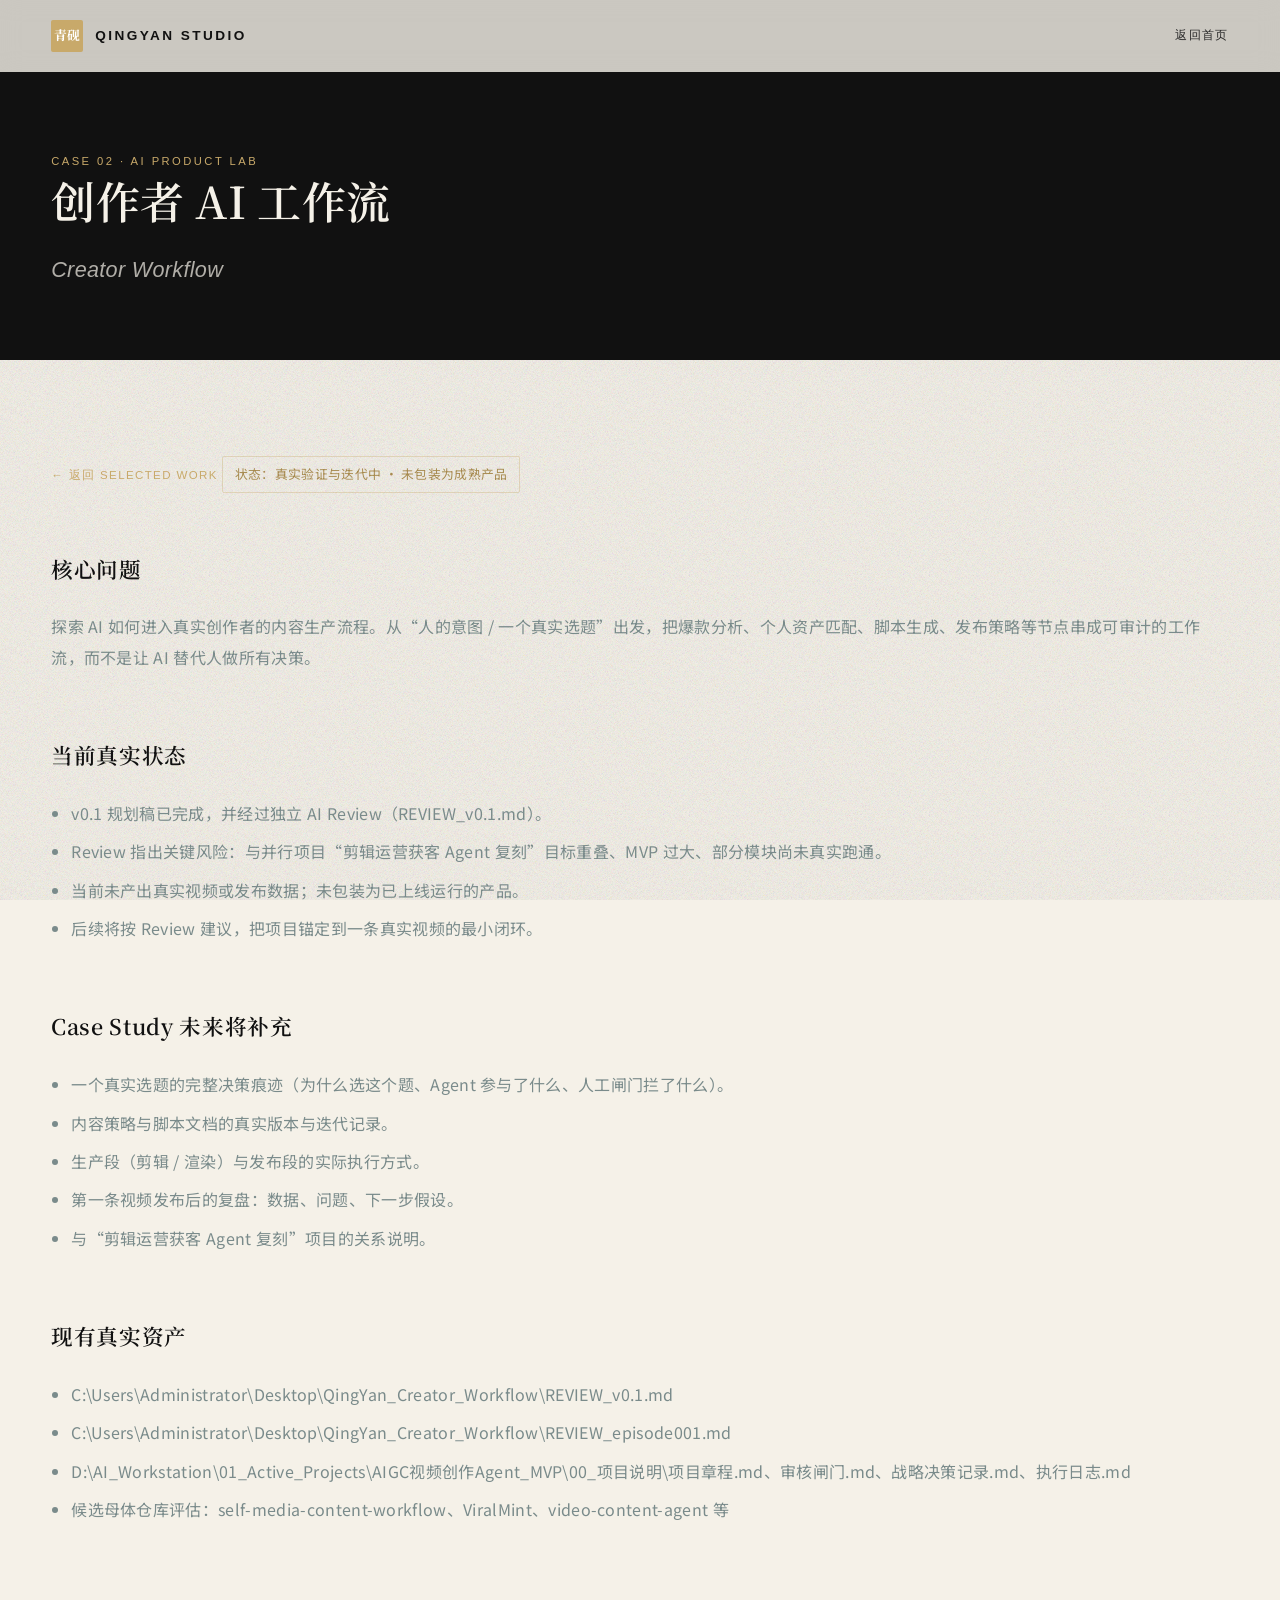
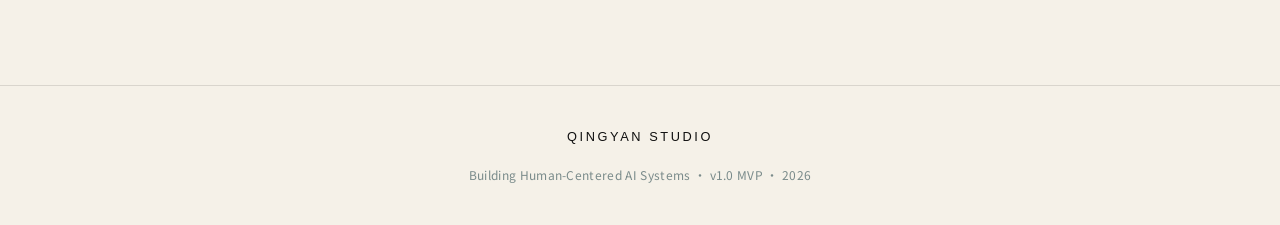
<file: work/case-02-creator-workflow.html>
<!DOCTYPE html>
<html lang="zh-CN">
<head>
  <meta charset="UTF-8">
  <meta name="viewport" content="width=device-width, initial-scale=1.0">
  <title>Case 02 · Creator Workflow | QingYan Studio</title>
  <meta name="description" content="创作者 AI 工作流：探索 AI 如何进入真实创作者内容生产流程的实验项目。">
  <link rel="preconnect" href="https://fonts.googleapis.com">
  <link rel="preconnect" href="https://fonts.gstatic.com" crossorigin>
  <link href="https://fonts.googleapis.com/css2?family=Cormorant+Garamond:ital@0;1&family=Noto+Sans+SC:wght@300;400;500;700&family=Noto+Serif+SC:wght@400;600;700&display=swap" rel="stylesheet">
  <link rel="stylesheet" href="../assets/css/main.css">
</head>
<body class="creator-workflow-page">
  <header class="site-header" id="header">
    <div class="container header-inner">
      <a class="brand" href="../index.html" aria-label="QingYan Studio 首页">
        <span class="brand-seal" aria-hidden="true">青砚</span>
        <span class="brand-text">QingYan Studio</span>
      </a>
      <a class="nav-link" href="../index.html#work">返回首页</a>
    </div>
  </header>

  <main>
    <section class="placeholder-hero">
      <div class="container">
        <span class="placeholder-hero__label label-en">Case 02 · AI Product Lab</span>
        <h1 class="placeholder-hero__title">创作者 AI 工作流</h1>
        <p class="placeholder-hero__subtitle">Creator Workflow</p>
      </div>
    </section>

    <div class="placeholder-body">
      <div class="container">
        <a class="back-link" href="../index.html#work">← 返回 Selected Work</a>

        <span class="status-badge">状态：真实验证与迭代中 · 未包装为成熟产品</span>

        <section class="placeholder-section">
          <h2>核心问题</h2>
          <p>探索 AI 如何进入真实创作者的内容生产流程。从“人的意图 / 一个真实选题”出发，把爆款分析、个人资产匹配、脚本生成、发布策略等节点串成可审计的工作流，而不是让 AI 替代人做所有决策。</p>
        </section>

        <section class="placeholder-section">
          <h2>当前真实状态</h2>
          <ul>
            <li>v0.1 规划稿已完成，并经过独立 AI Review（REVIEW_v0.1.md）。</li>
            <li>Review 指出关键风险：与并行项目“剪辑运营获客 Agent 复刻”目标重叠、MVP 过大、部分模块尚未真实跑通。</li>
            <li>当前未产出真实视频或发布数据；未包装为已上线运行的产品。</li>
            <li>后续将按 Review 建议，把项目锚定到一条真实视频的最小闭环。</li>
          </ul>
        </section>

        <section class="placeholder-section">
          <h2>Case Study 未来将补充</h2>
          <ul>
            <li>一个真实选题的完整决策痕迹（为什么选这个题、Agent 参与了什么、人工闸门拦了什么）。</li>
            <li>内容策略与脚本文档的真实版本与迭代记录。</li>
            <li>生产段（剪辑 / 渲染）与发布段的实际执行方式。</li>
            <li>第一条视频发布后的复盘：数据、问题、下一步假设。</li>
            <li>与“剪辑运营获客 Agent 复刻”项目的关系说明。</li>
          </ul>
        </section>

        <section class="placeholder-section">
          <h2>现有真实资产</h2>
          <ul>
            <li>C:\Users\Administrator\Desktop\QingYan_Creator_Workflow\REVIEW_v0.1.md</li>
            <li>C:\Users\Administrator\Desktop\QingYan_Creator_Workflow\REVIEW_episode001.md</li>
            <li>D:\AI_Workstation\01_Active_Projects\AIGC视频创作Agent_MVP\00_项目说明\项目章程.md、审核闸门.md、战略决策记录.md、执行日志.md</li>
            <li>候选母体仓库评估：self-media-content-workflow、ViralMint、video-content-agent 等</li>
          </ul>
        </section>
      </div>
    </div>
  </main>

  <footer class="footer">
    <div class="container footer__inner">
      <p class="footer__brand">QingYan Studio</p>
      <p class="footer__note">Building Human-Centered AI Systems · v1.0 MVP · 2026</p>
    </div>
  </footer>

  <script src="../assets/js/main.js"></script>
</body>
</html>
</file>
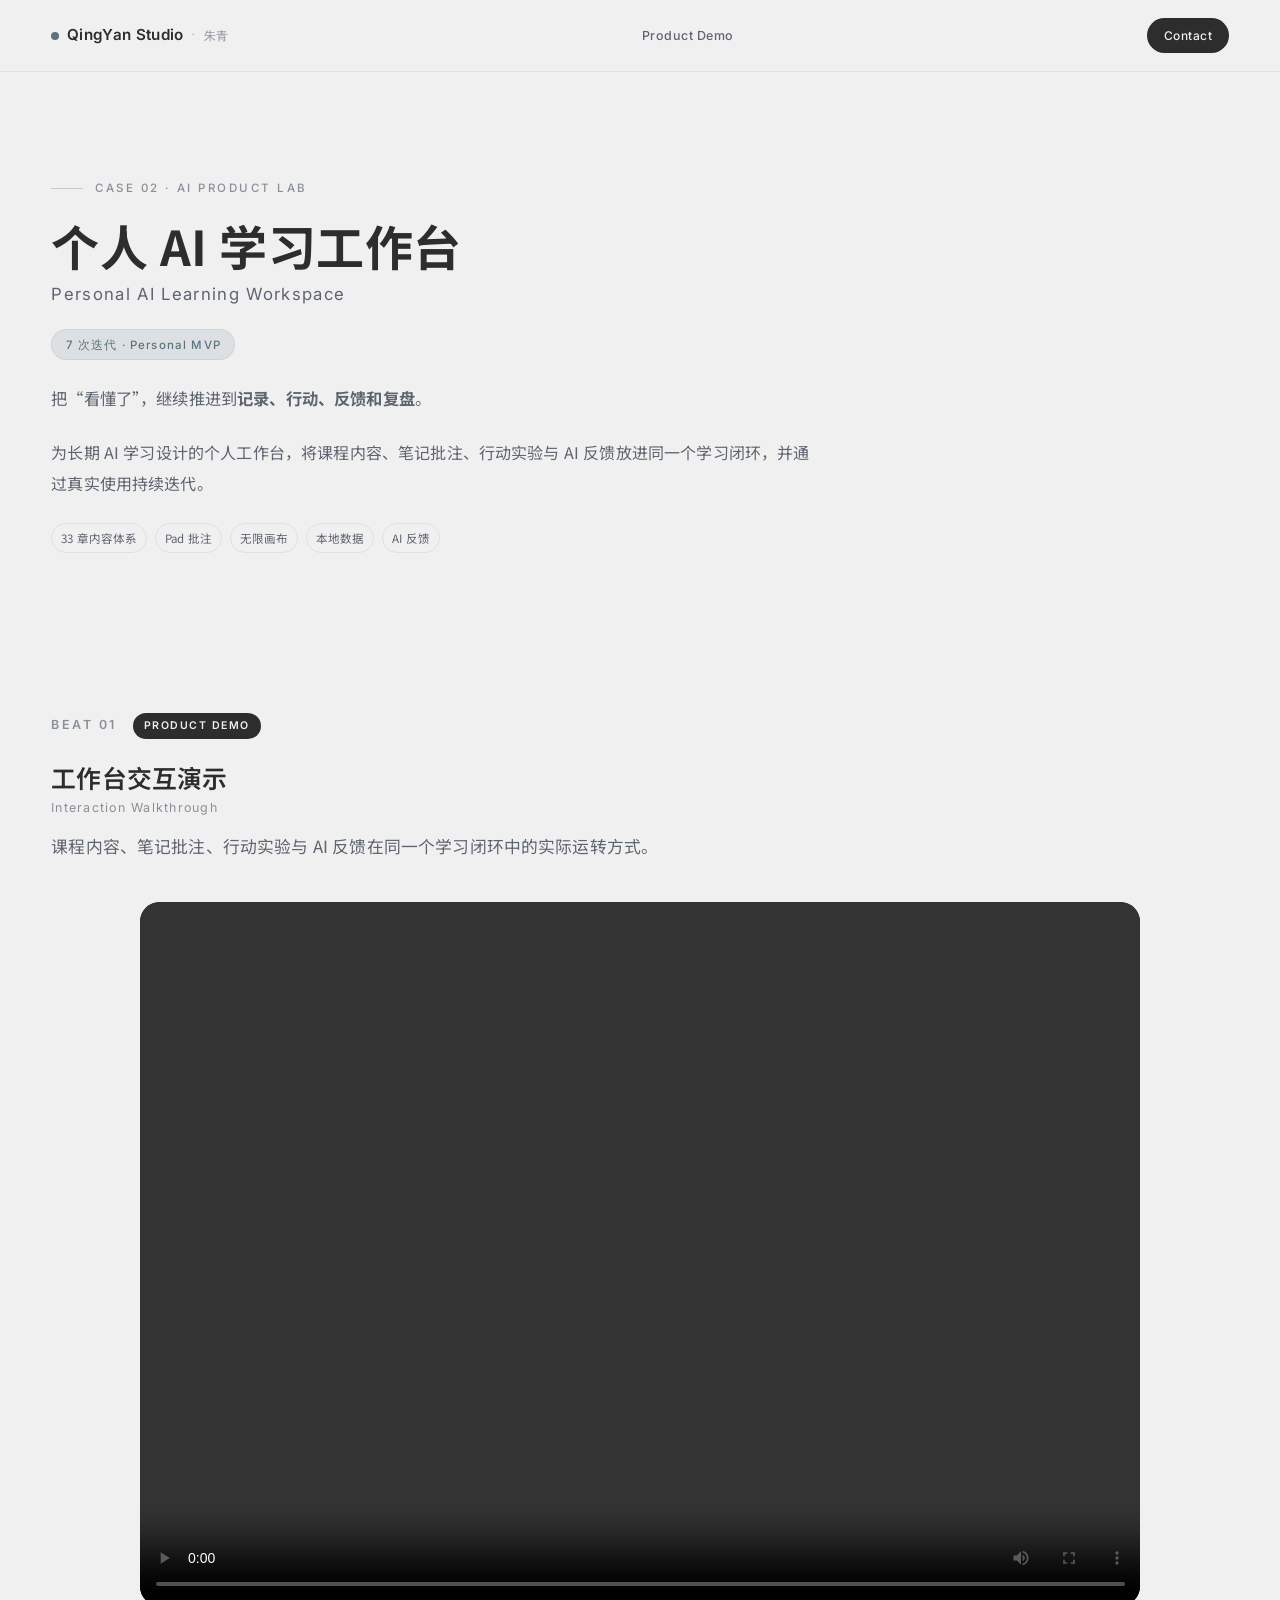
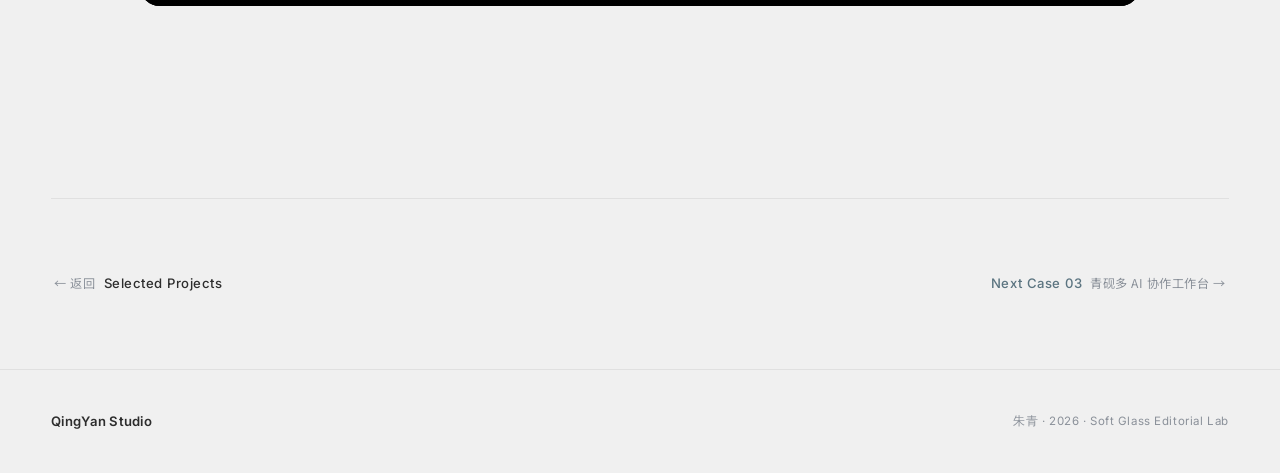
<file: work/case-02-personal-learning-workspace.html>
<!DOCTYPE html>
<html lang="zh-CN">
<head>
  <meta charset="UTF-8">
  <meta name="viewport" content="width=device-width, initial-scale=1.0">
  <title>Case 02 · 个人 AI 学习工作台 | QingYan Studio</title>
  <meta name="description" content="Personal AI Learning Workspace — 为长期 AI 学习设计的个人工作台，将课程内容、笔记批注、行动实验与 AI 反馈放进同一个学习闭环。">

  <link rel="preconnect" href="https://fonts.googleapis.com">
  <link rel="preconnect" href="https://fonts.gstatic.com" crossorigin>
  <link href="https://fonts.googleapis.com/css2?family=Inter:wght@300;400;500;600&family=Noto+Sans+SC:wght@300;400;500;700&display=swap" rel="stylesheet">

  <link rel="stylesheet" href="../assets/css/v2.css">
  <link rel="stylesheet" href="../assets/css/case-study.css">
</head>
<body>

  <!-- ===== NAVIGATION ===== -->
  <header class="nav" id="nav">
    <div class="nav__inner">
      <a class="nav__brand reveal reveal--fade" href="../index.html" aria-label="QingYan Studio 首页">
        <span class="nav__brand-dot" aria-hidden="true"></span>
        <span class="nav__brand-name">QingYan Studio</span>
        <span class="nav__brand-sep" aria-hidden="true">·</span>
        <span class="nav__brand-person">朱青</span>
      </a>

      <nav class="nav__links" aria-label="本页导航">
        <a class="nav__link" href="#demo">Product Demo</a>
      </nav>

      <a class="nav__cta" href="../index.html#contact">Contact</a>

      <button class="nav__toggle" aria-label="打开菜单" aria-expanded="false" aria-controls="mobile-menu">
        <span aria-hidden="true"></span>
      </button>
    </div>
  </header>

  <!-- Mobile Menu -->
  <div class="mobile-menu" id="mobile-menu" aria-hidden="true">
    <a href="#demo">Product Demo <small>交互演示</small></a>
    <a href="../index.html#projects">返回首页 <small>Selected Projects</small></a>
  </div>

  <main>

    <!-- ================================================================
         CASE HERO — 文案全部来自首页 LOCKED 内容
         ================================================================ -->
    <section class="case-hero">
      <div class="container">
        <span class="case-hero__label">Case 02 · AI Product Lab</span>
        <h1 class="case-hero__title">
          个人 AI 学习工作台
          <span class="case-hero__title-en">Personal AI Learning Workspace</span>
        </h1>

        <div class="case-hero__meta">
          <span class="case-hero__status">7 次迭代 · Personal MVP</span>
        </div>

        <p class="case-hero__lede">
          把“看懂了”，继续推进到<strong>记录、行动、反馈和复盘</strong>。
        </p>

        <p class="case-hero__intro">
          为长期 AI 学习设计的个人工作台，将课程内容、笔记批注、行动实验与 AI 反馈放进同一个学习闭环，并通过真实使用持续迭代。
        </p>

        <div class="case-hero__tags">
          <span class="tag">33 章内容体系</span>
          <span class="tag">Pad 批注</span>
          <span class="tag">无限画布</span>
          <span class="tag">本地数据</span>
          <span class="tag">AI 反馈</span>
        </div>
      </div>
    </section>

    <!-- ================================================================
         BEAT — Product Demo（保留原始 64:45 画面比例）
         ================================================================ -->
    <section class="beat" id="demo">
      <div class="container">

        <header class="beat-head reveal">
          <span class="beat-head__num">BEAT 01</span>
          <span class="beat-head__role">Product Demo</span>
          <h2 class="beat-head__title">
            工作台交互演示
            <small>Interaction Walkthrough</small>
          </h2>
        </header>

        <p class="beat-lede reveal">
          课程内容、笔记批注、行动实验与 AI 反馈在同一个学习闭环中的实际运转方式。
        </p>

        <div class="demo-slot reveal" data-slot-id="p02-product-demo">
          <span class="demo-slot__label">Interaction Walkthrough</span>
        </div>

      </div>
    </section>

    <!-- ================================================================
         CASE NAV — 02 → 03
         ================================================================ -->
    <section>
      <div class="container">
        <nav class="case-nav" aria-label="项目导航">
          <a class="case-nav__back" href="../index.html#projects">
            <small>← 返回</small> Selected Projects
          </a>
          <a class="case-nav__next" href="case-03-multi-ai-workspace.html">
            Next Case 03 <small>青砚多 AI 协作工作台 →</small>
          </a>
        </nav>
      </div>
    </section>

  </main>

  <footer class="footer">
    <div class="container footer__inner">
      <p class="footer__brand">QingYan Studio</p>
      <p class="footer__note">朱青 · 2026 · Soft Glass Editorial Lab</p>
    </div>
  </footer>

  <!-- ===== SCRIPTS ===== -->
  <!-- site-data.js: 集中式数据 + Media Slot 映射（demo-slot 数据驱动替换依赖此文件） -->
  <script src="../assets/js/site-data.js"></script>
  <!-- v2-main.js: 交互逻辑（导航 / Media Slot 替换 / Reveal） -->
  <script src="../assets/js/v2-main.js"></script>
</body>
</html>
</file>
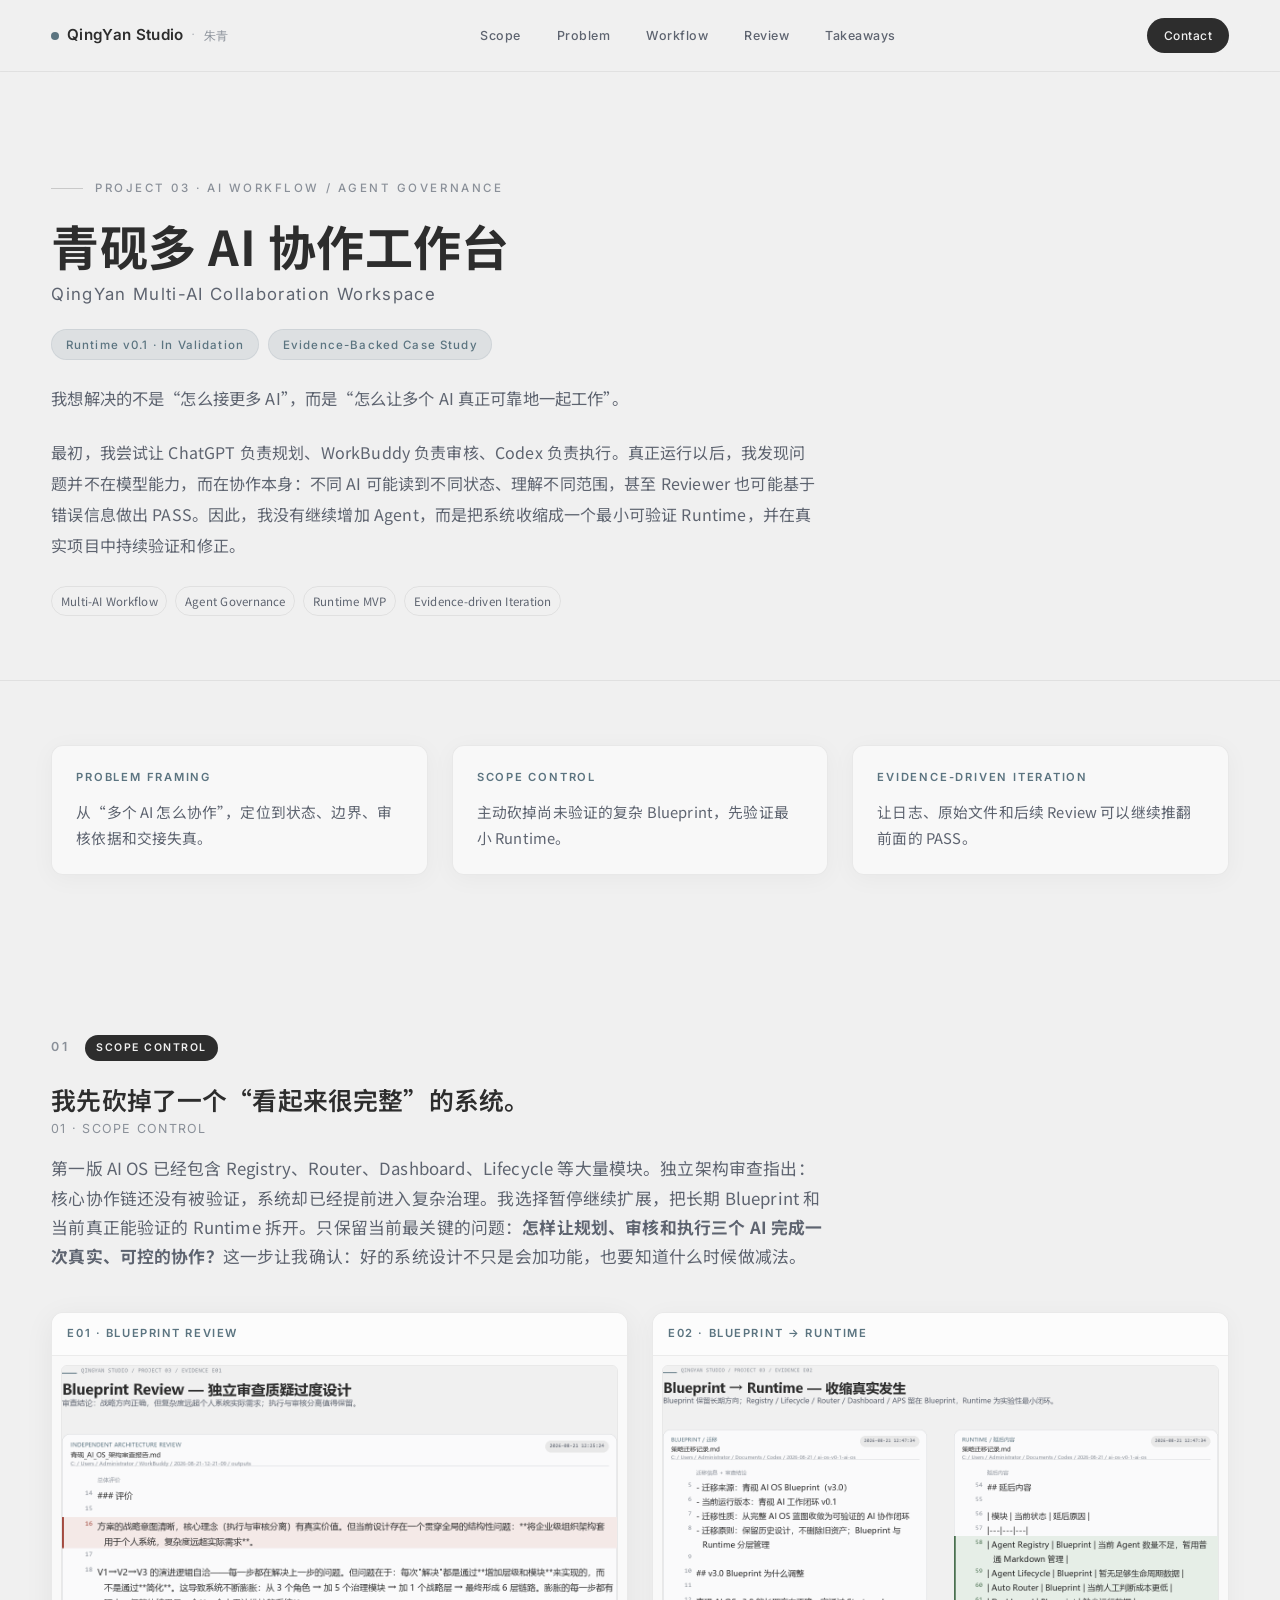
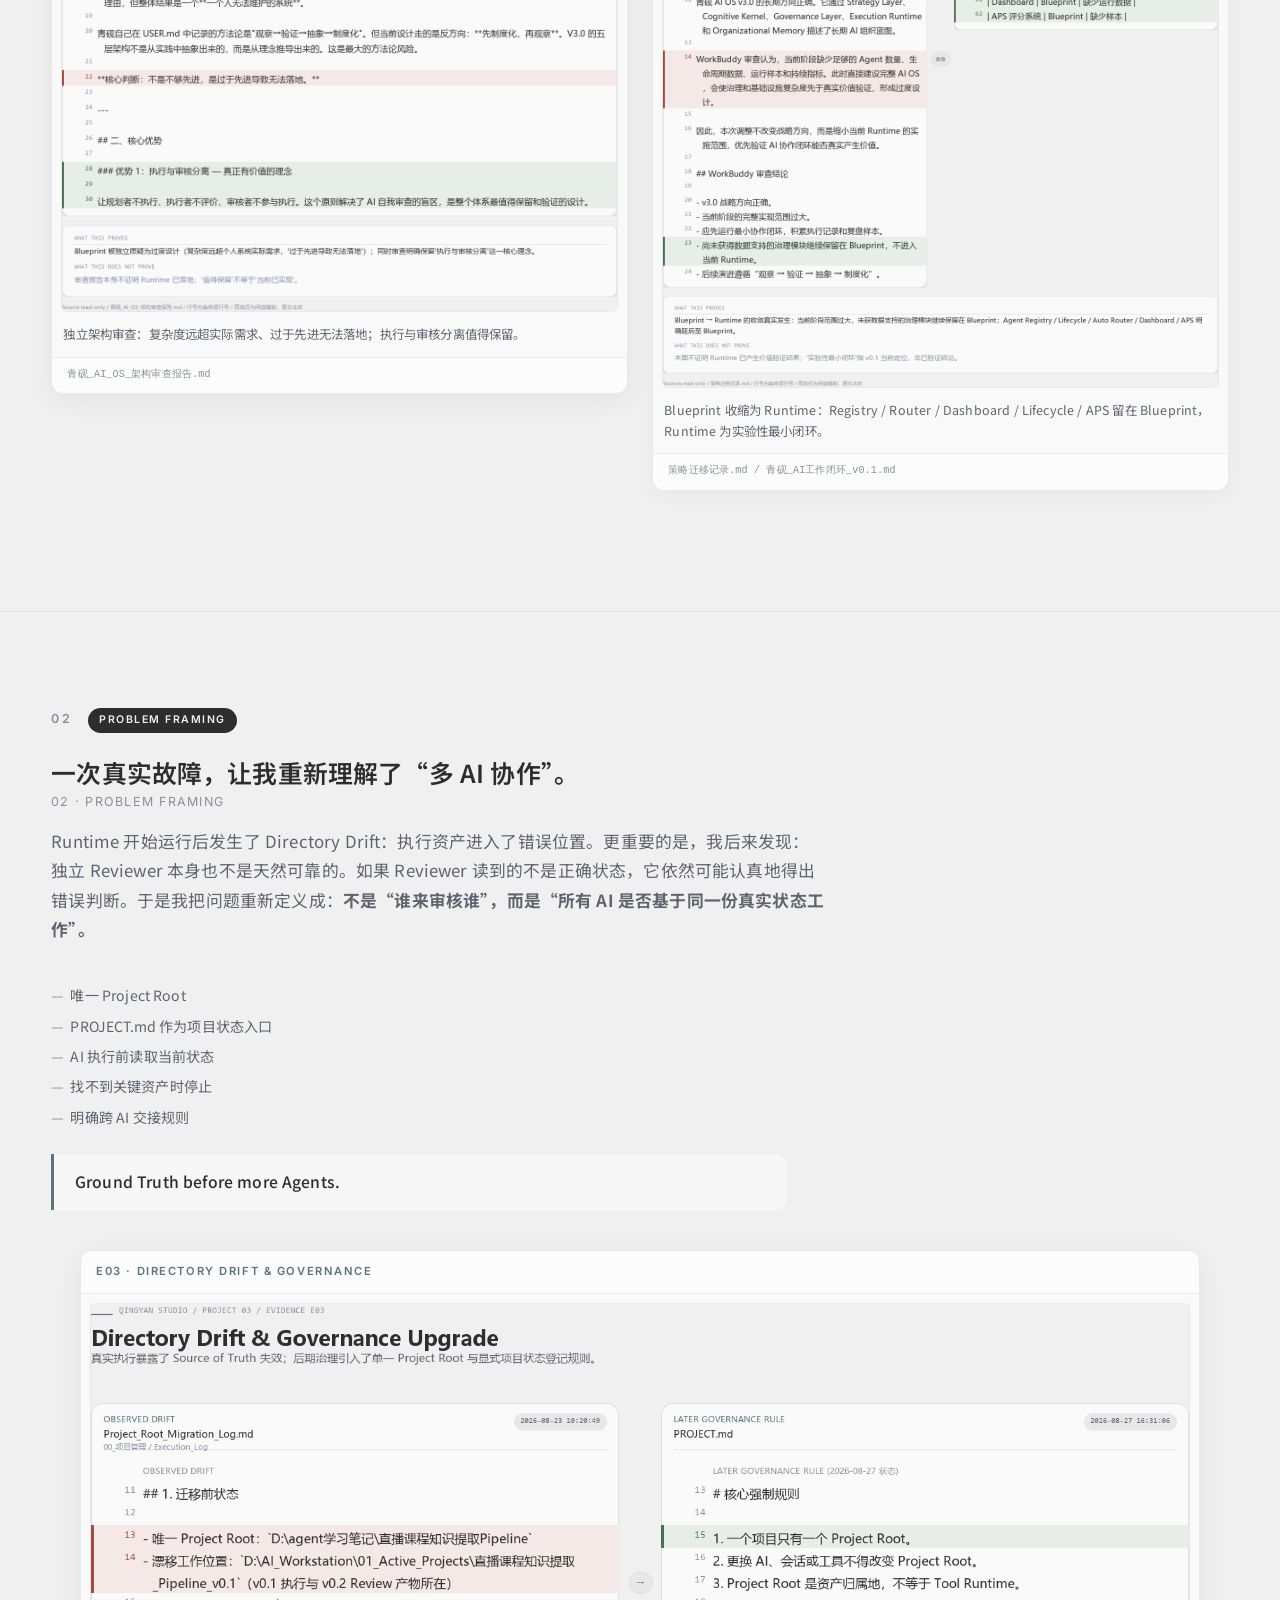
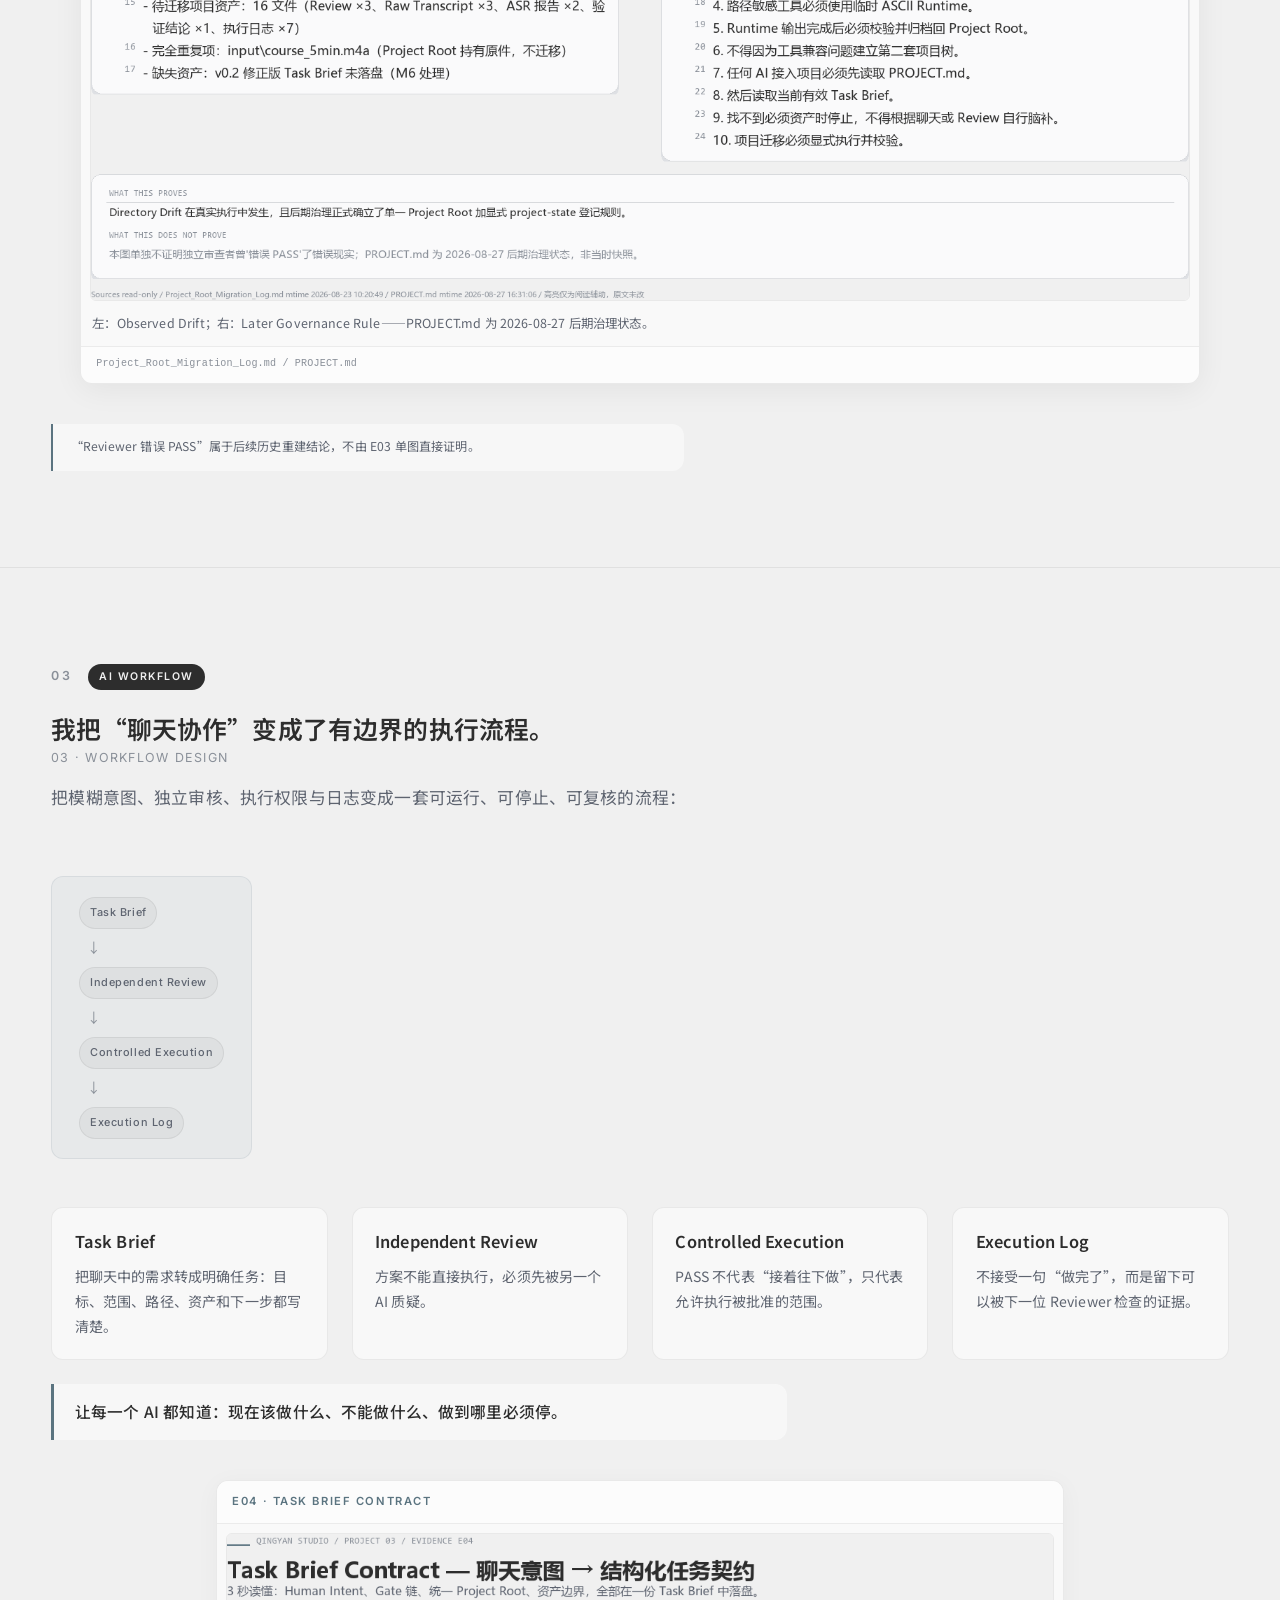
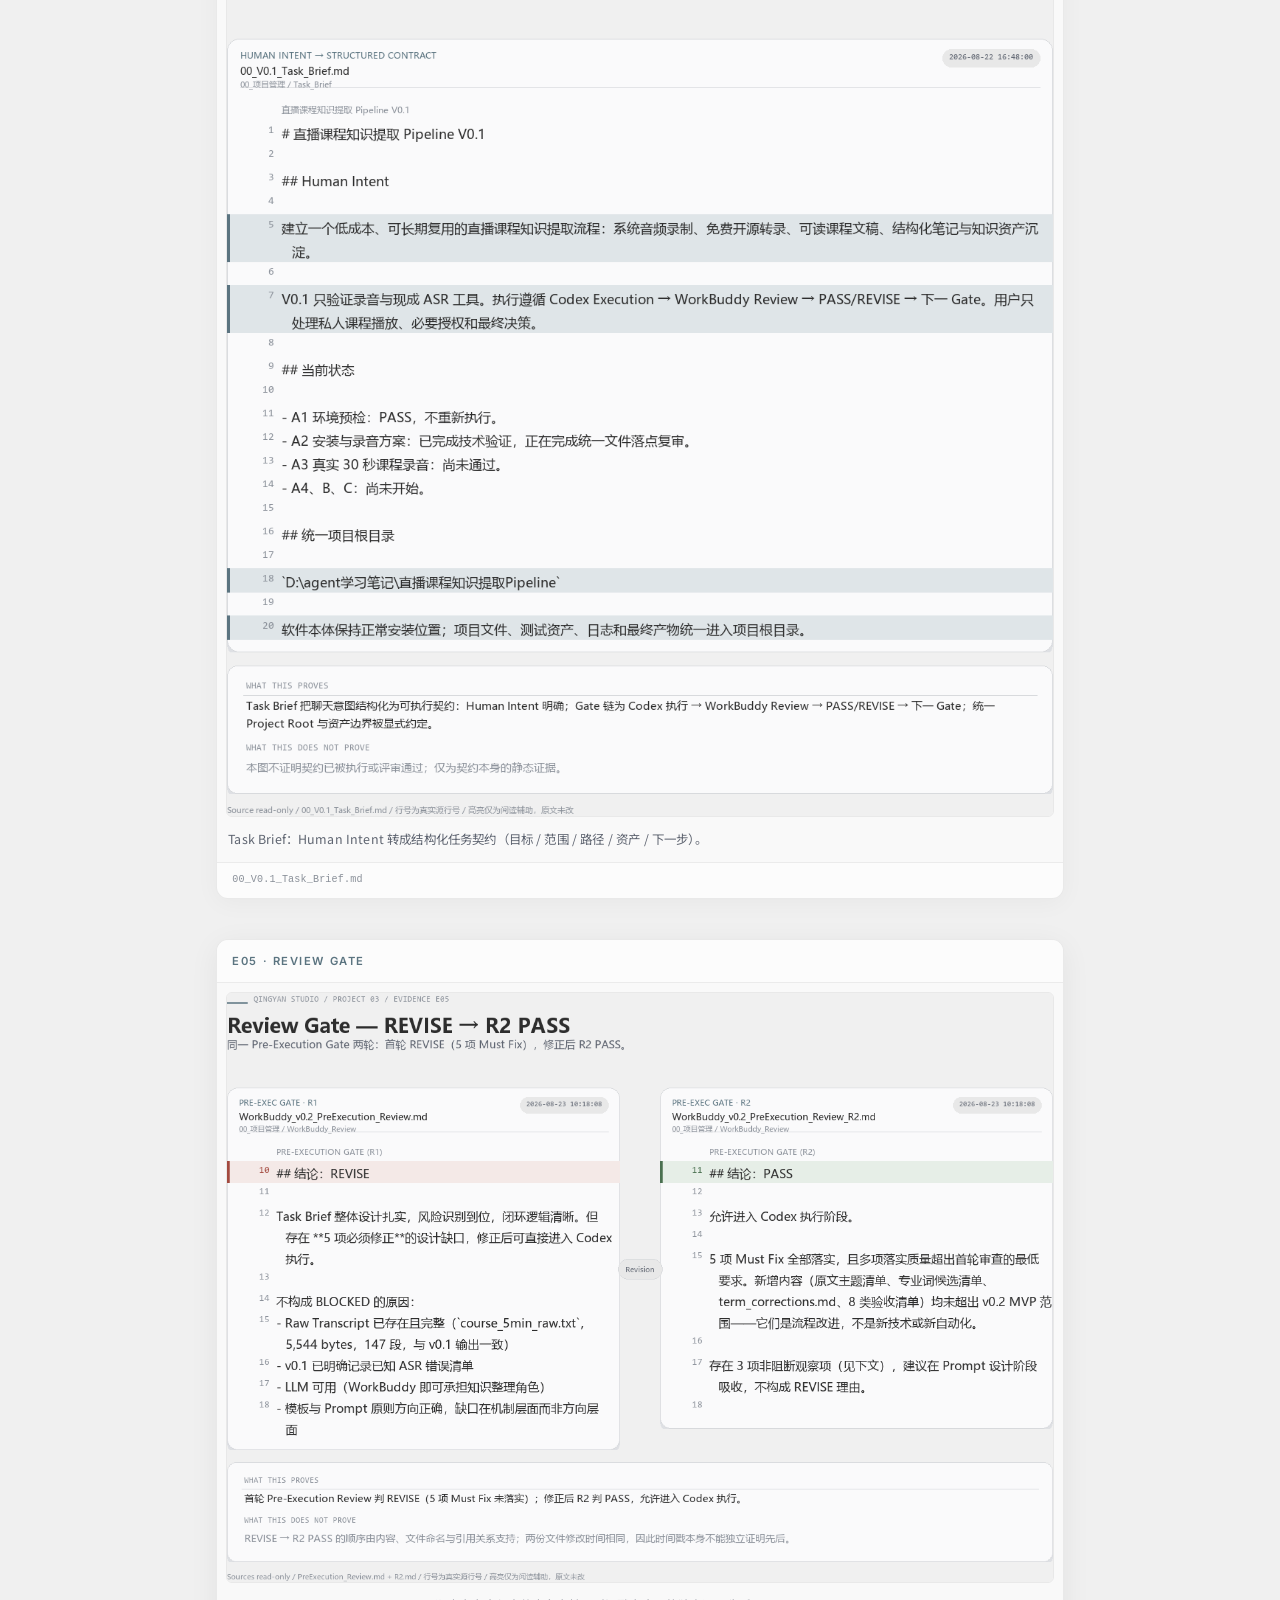
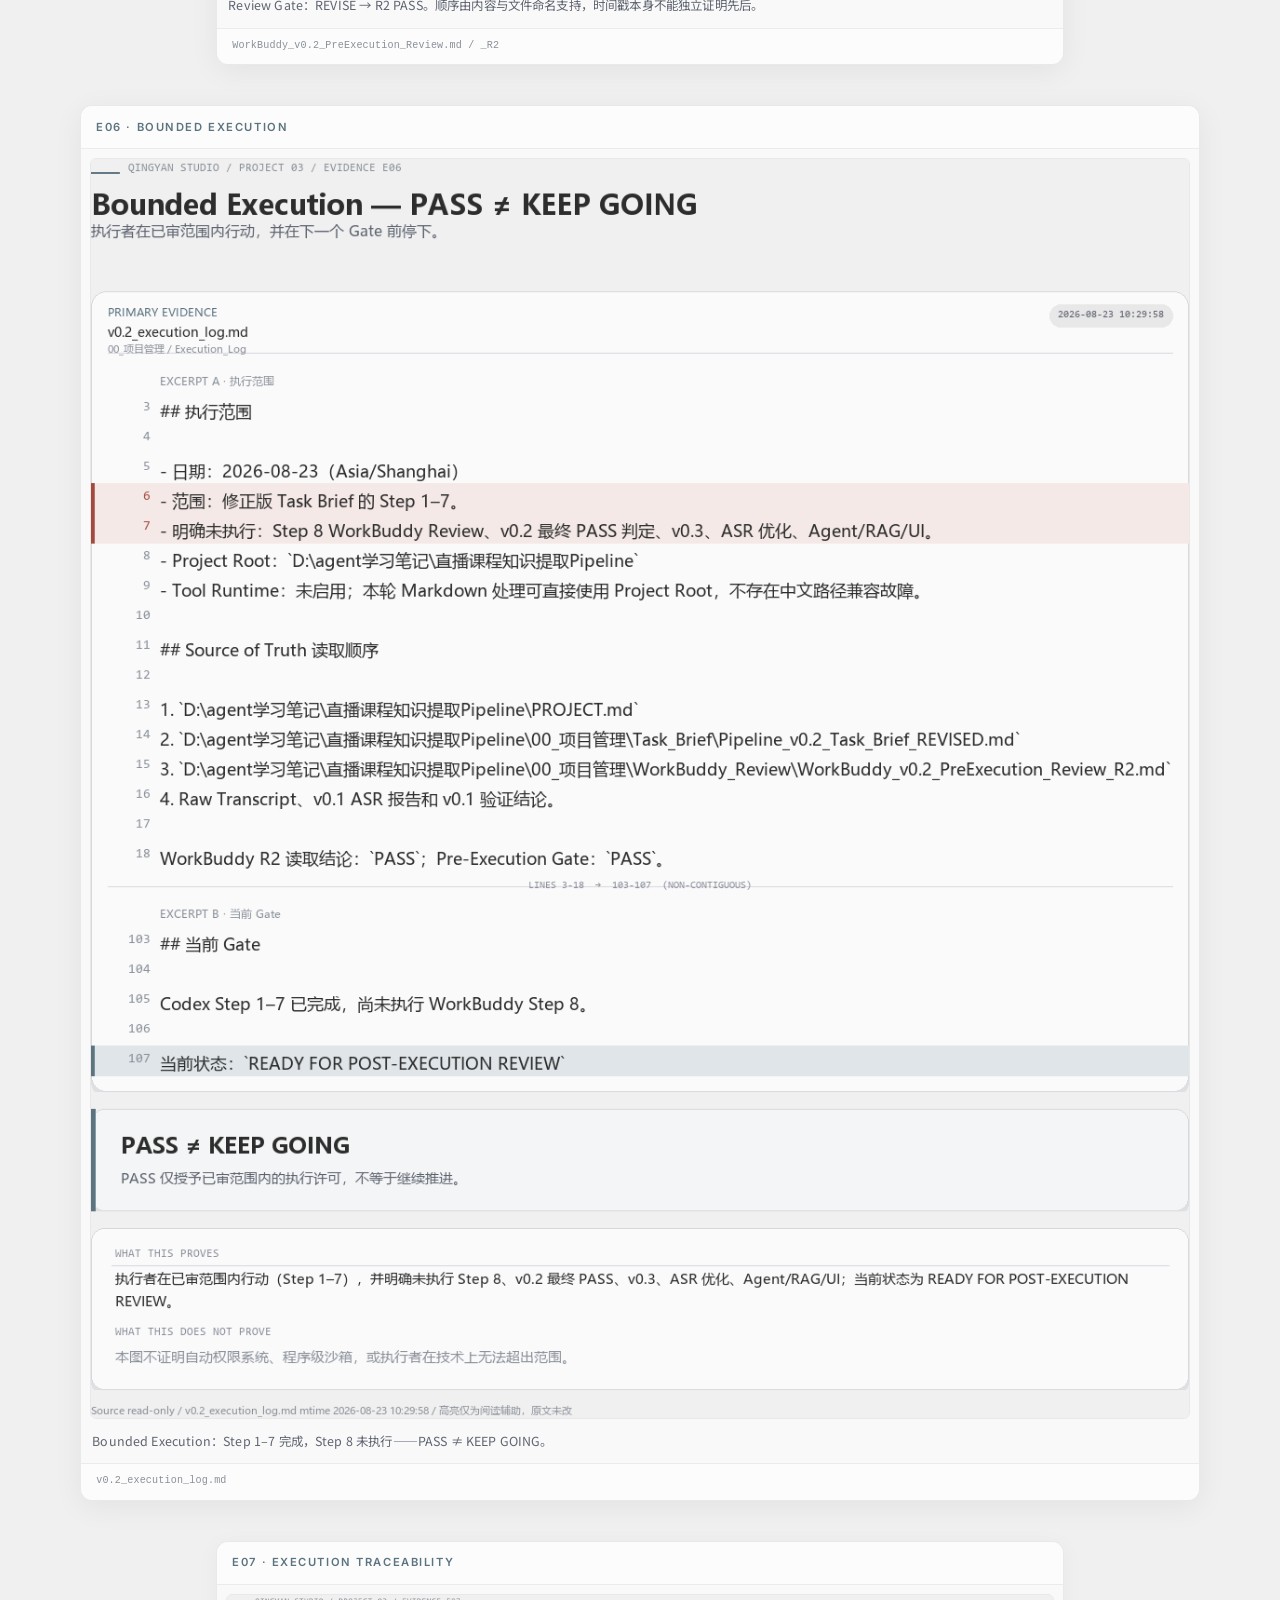
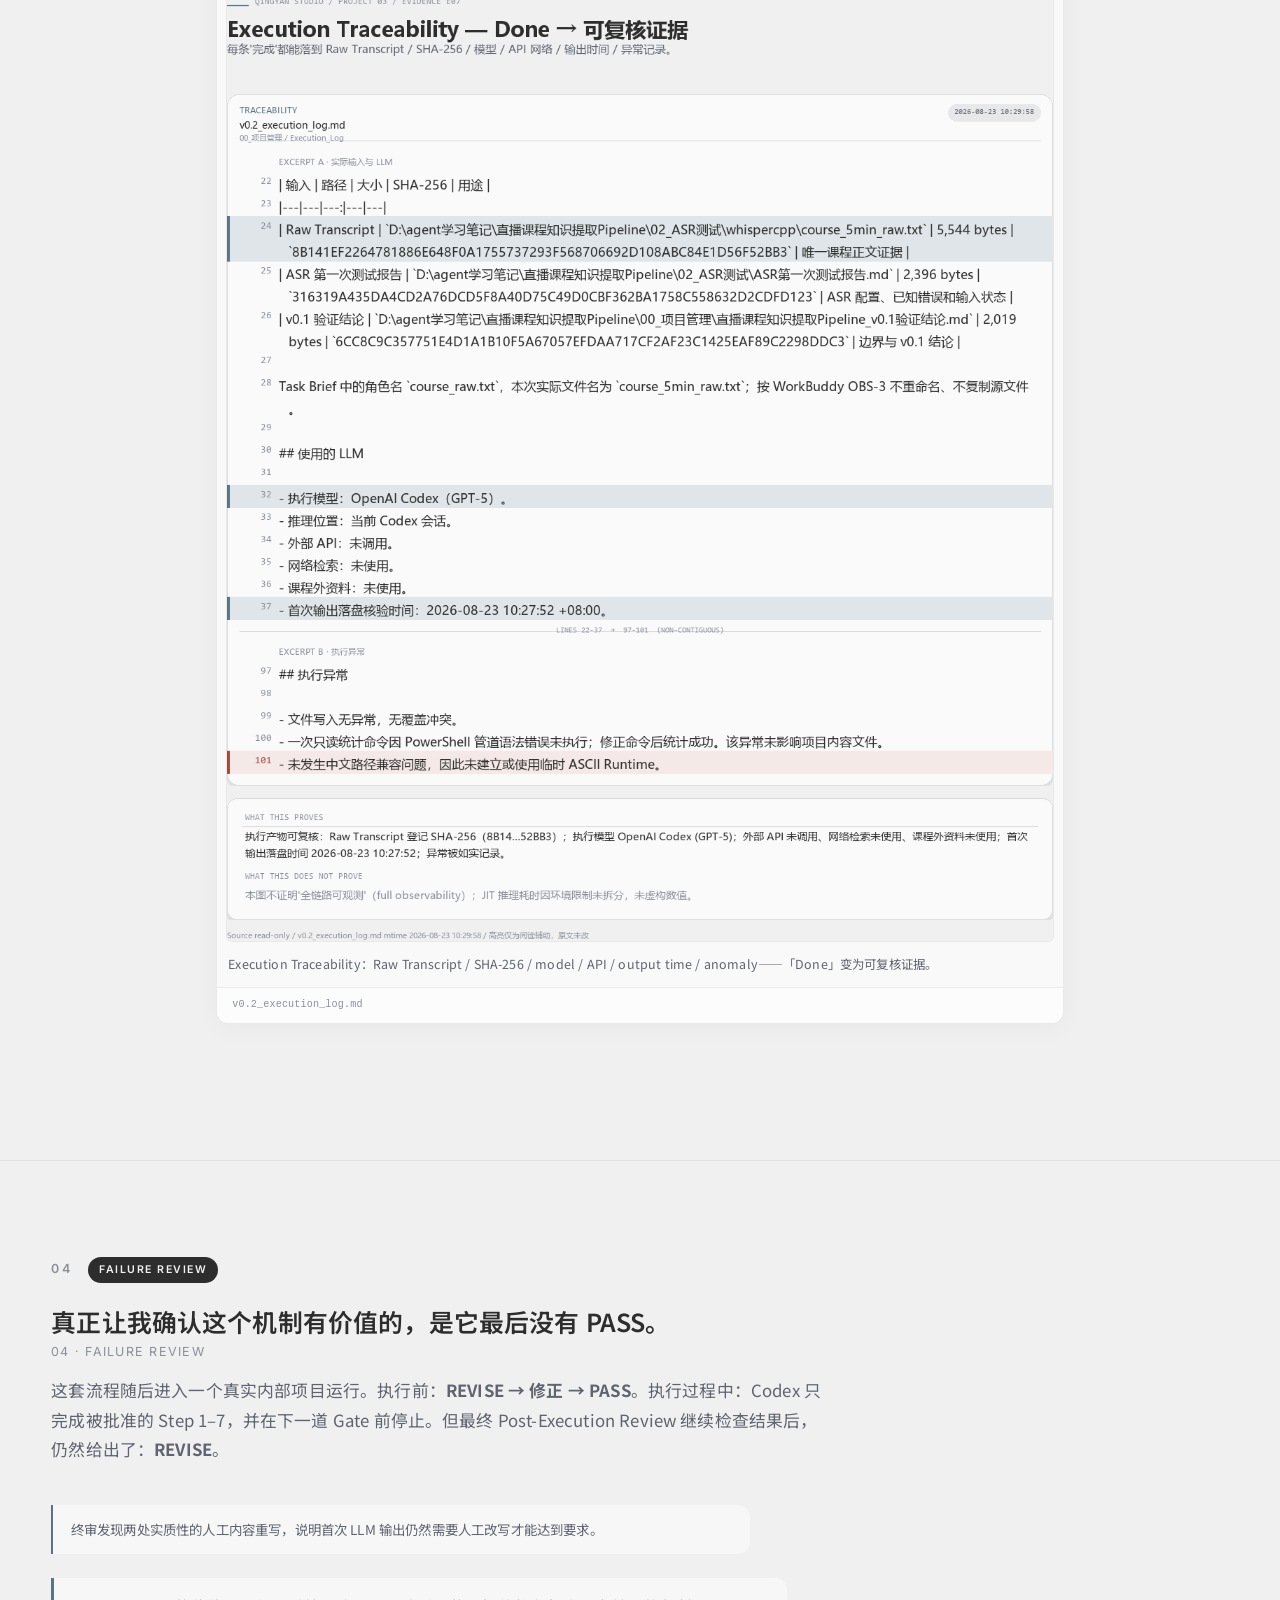
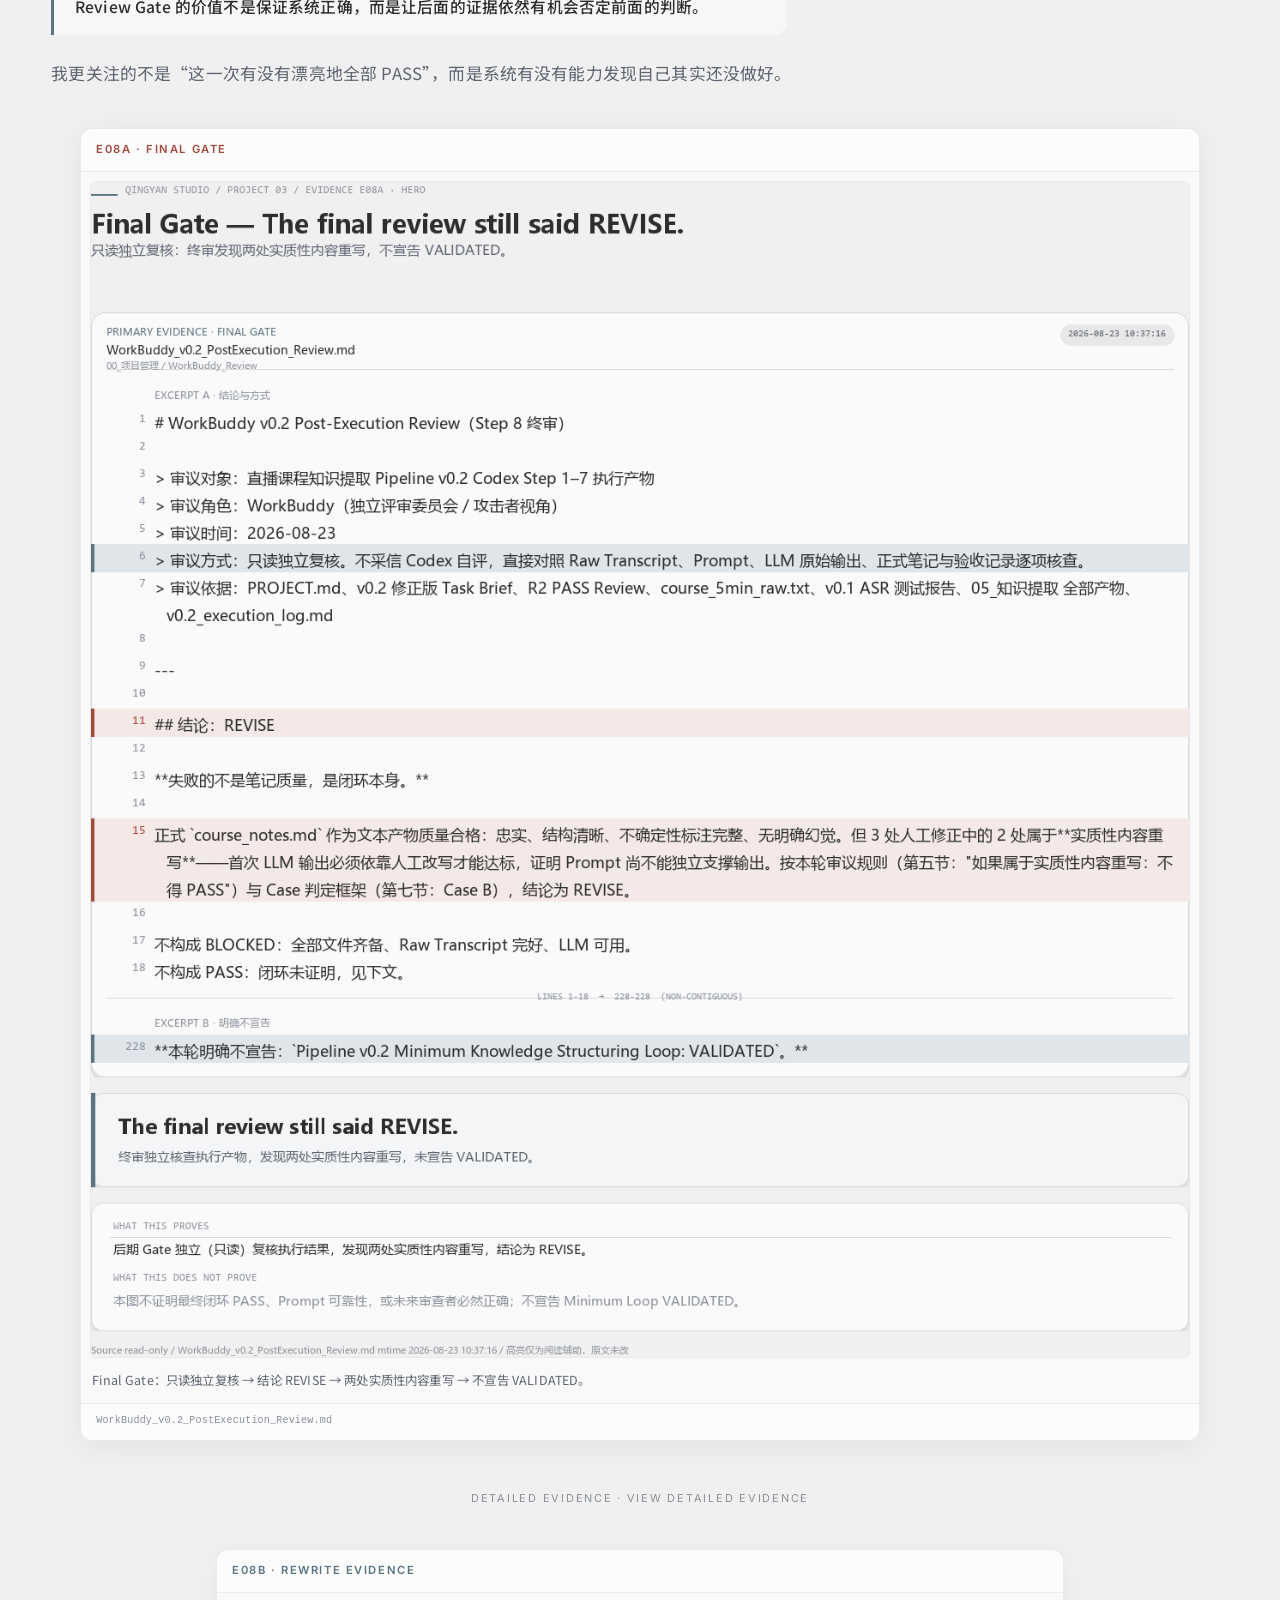
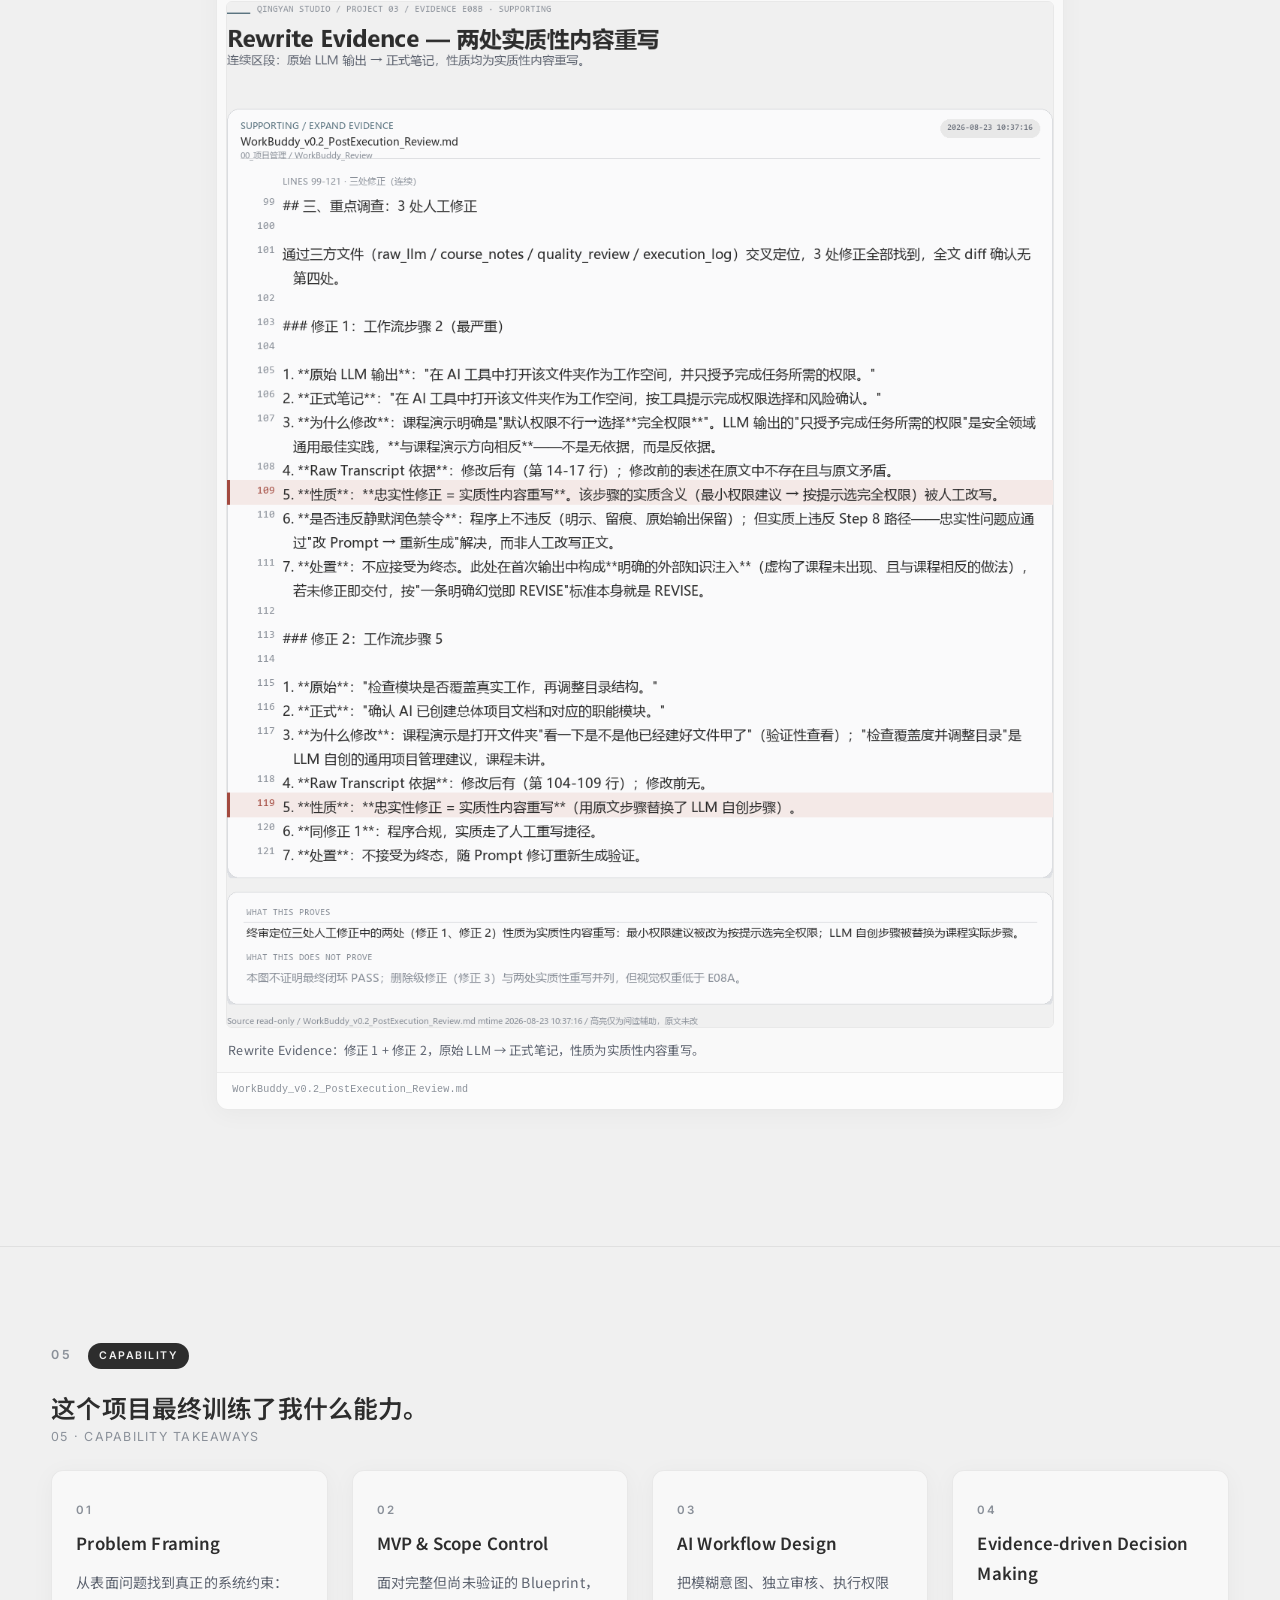
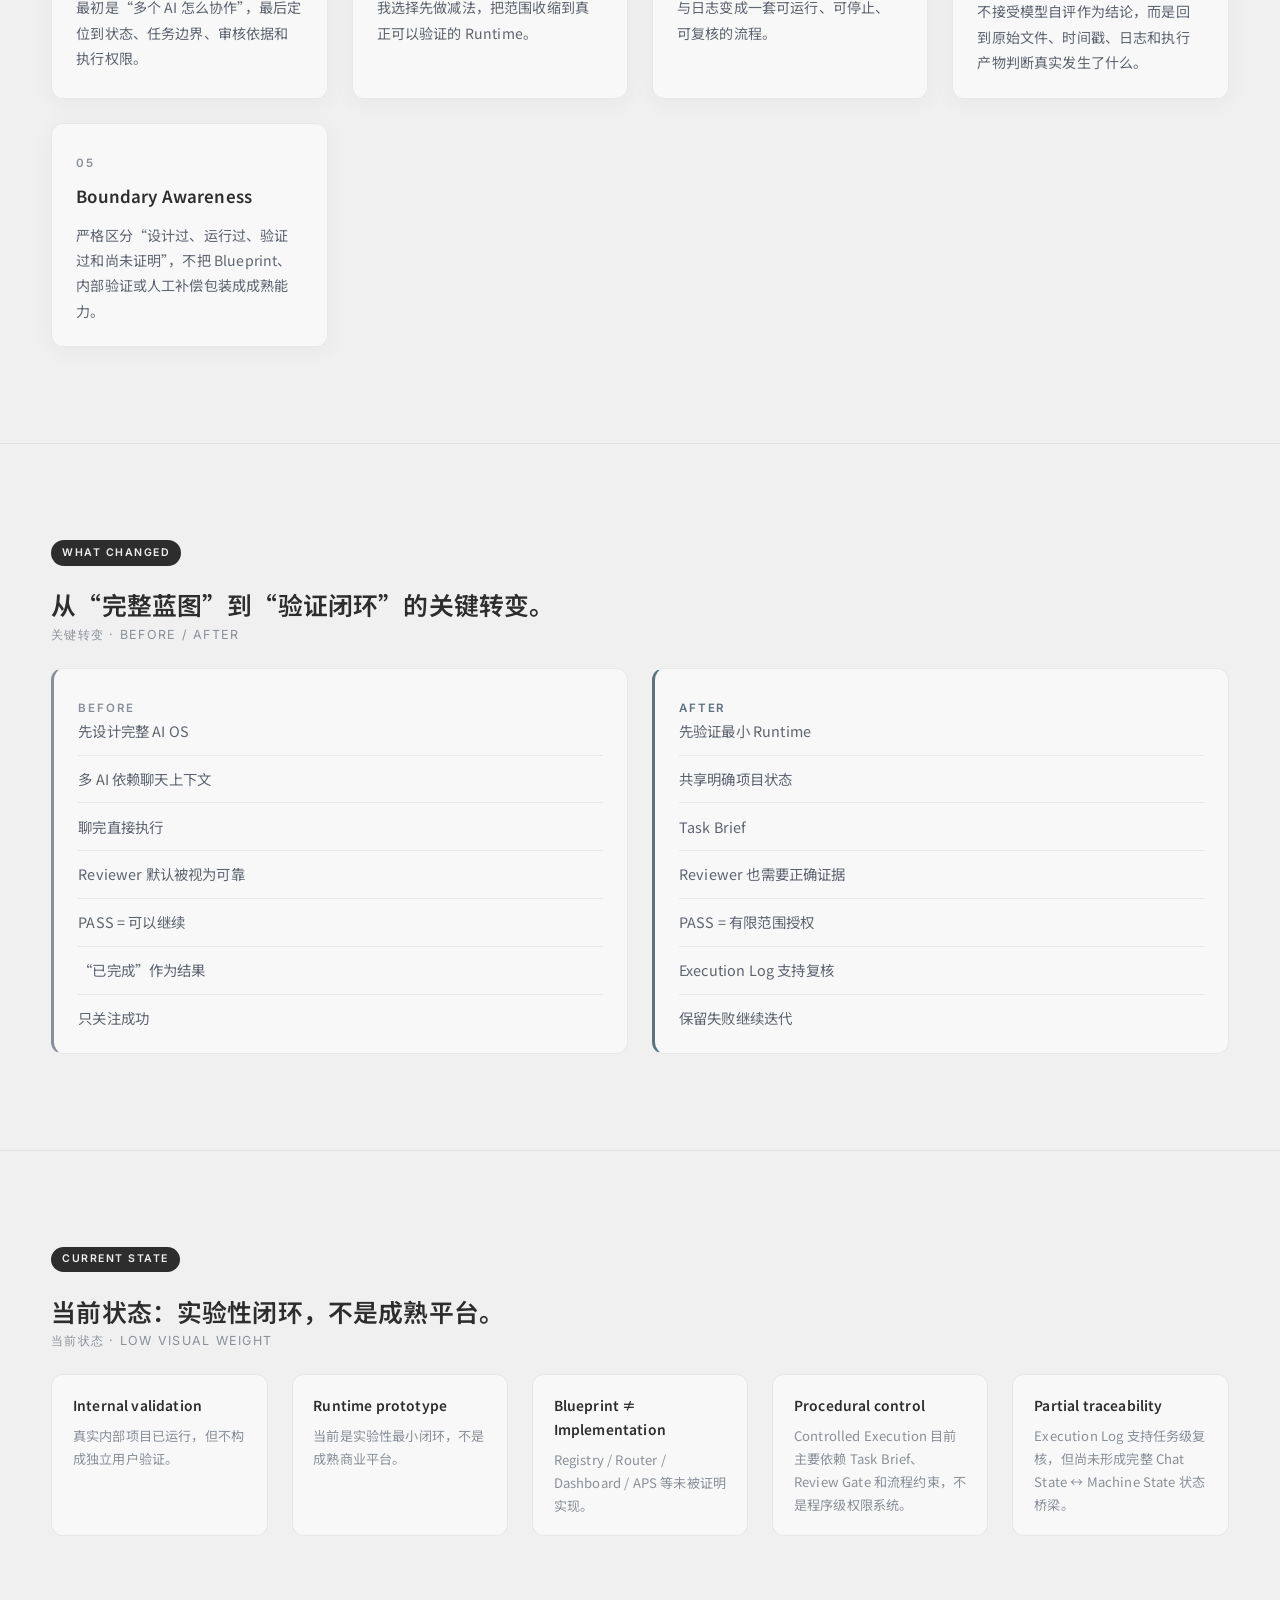
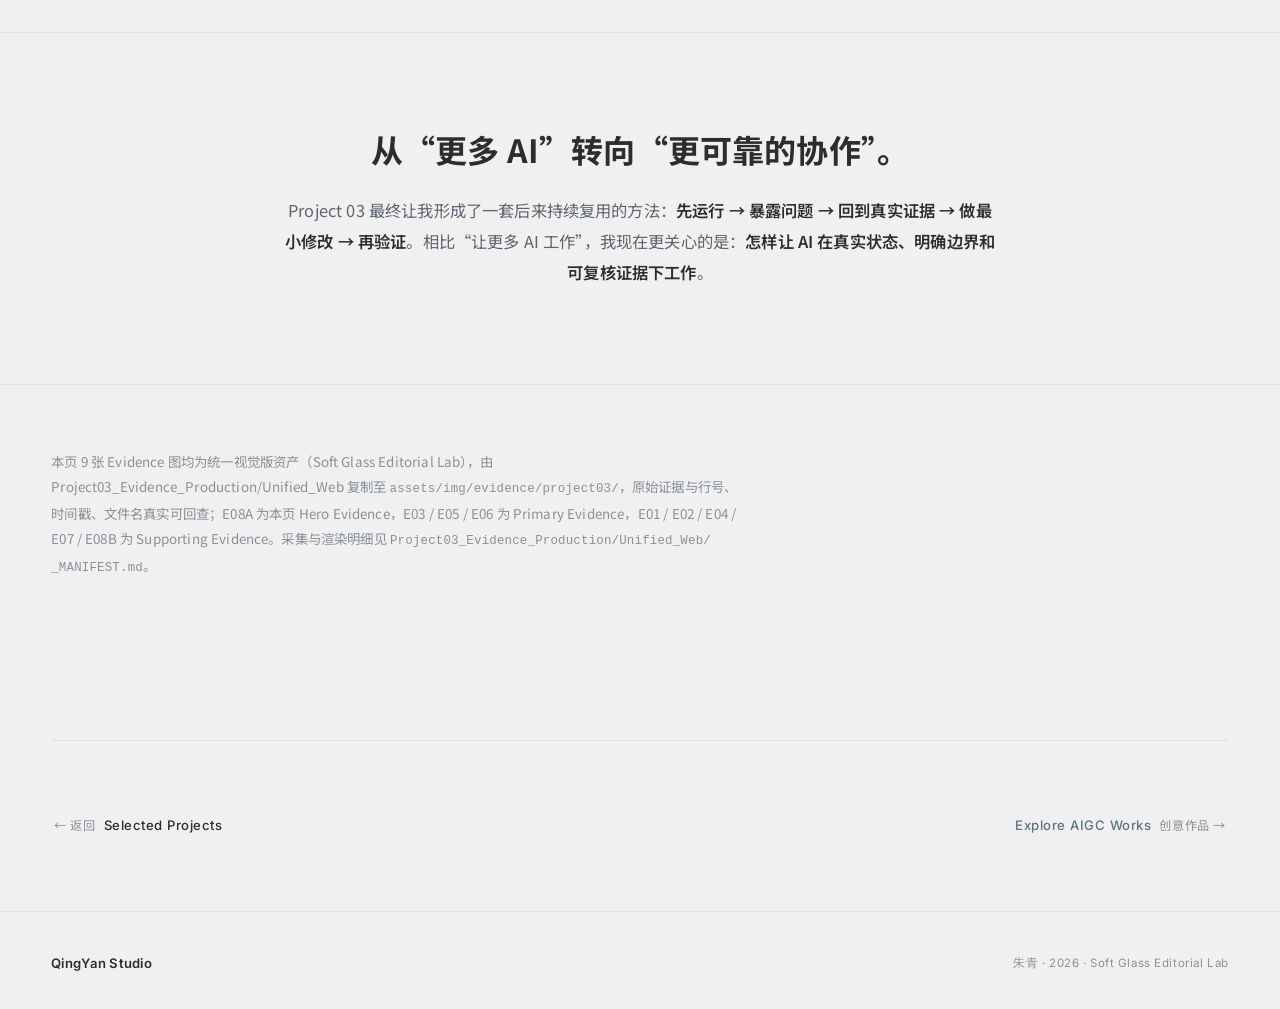
<file: work/case-03-multi-ai-workspace.html>
<!DOCTYPE html>
<html lang="zh-CN">
<head>
  <meta charset="UTF-8">
  <meta name="viewport" content="width=device-width, initial-scale=1.0">
  <title>Case 03 · 青砚多 AI 协作工作台 | QingYan Studio</title>
  <meta name="description" content="QingYan Multi-AI Collaboration Workspace — 从真实故障出发，把多 AI 协作收缩为有 Ground Truth、任务契约、独立审核和有限授权的最小 Runtime。Evidence-Backed Case Study。">

  <link rel="preconnect" href="https://fonts.googleapis.com">
  <link rel="preconnect" href="https://fonts.gstatic.com" crossorigin>
  <link href="https://fonts.googleapis.com/css2?family=Inter:wght@300;400;500;600&family=Noto+Sans+SC:wght@300;400;500;700&display=swap" rel="stylesheet">

  <link rel="stylesheet" href="../assets/css/v2.css">
  <link rel="stylesheet" href="../assets/css/case-study.css">
</head>
<body>

  <!-- ===== NAVIGATION ===== -->
  <header class="nav" id="nav">
    <div class="nav__inner">
      <a class="nav__brand reveal reveal--fade" href="../index.html" aria-label="QingYan Studio 首页">
        <span class="nav__brand-dot" aria-hidden="true"></span>
        <span class="nav__brand-name">QingYan Studio</span>
        <span class="nav__brand-sep" aria-hidden="true">·</span>
        <span class="nav__brand-person">朱青</span>
      </a>

      <nav class="nav__links" aria-label="本页导航">
        <a class="nav__link" href="#scope">Scope</a>
        <a class="nav__link" href="#problem">Problem</a>
        <a class="nav__link" href="#workflow">Workflow</a>
        <a class="nav__link" href="#review">Review</a>
        <a class="nav__link" href="#takeaways">Takeaways</a>
      </nav>

      <a class="nav__cta" href="../index.html#contact">Contact</a>

      <button class="nav__toggle" aria-label="打开菜单" aria-expanded="false" aria-controls="mobile-menu">
        <span aria-hidden="true"></span>
      </button>
    </div>
  </header>

  <!-- Mobile Menu -->
  <div class="mobile-menu" id="mobile-menu" aria-hidden="true">
    <a href="#scope">Scope <small>先做减法</small></a>
    <a href="#problem">Problem <small>Ground Truth</small></a>
    <a href="#workflow">Workflow <small>有边界流程</small></a>
    <a href="#review">Review <small>最后没有 PASS</small></a>
    <a href="#takeaways">Takeaways <small>能力总结</small></a>
    <a href="../index.html#projects">返回首页 <small>Selected Projects</small></a>
  </div>

  <main>

    <!-- ================================================================
         CASE HERO
         ================================================================ -->
    <section class="case-hero">
      <div class="container">
        <span class="case-hero__label">PROJECT 03 · AI WORKFLOW / AGENT GOVERNANCE</span>
        <h1 class="case-hero__title">
          青砚多 AI 协作工作台
          <span class="case-hero__title-en">QingYan Multi-AI Collaboration Workspace</span>
        </h1>

        <div class="case-hero__meta">
          <span class="case-hero__status">Runtime v0.1 · In Validation</span>
          <span class="case-hero__status">Evidence-Backed Case Study</span>
        </div>

        <p class="case-hero__lede">
          我想解决的不是“怎么接更多 AI”，而是“怎么让多个 AI 真正可靠地一起工作”。
        </p>

        <p class="case-hero__intro">
          最初，我尝试让 ChatGPT 负责规划、WorkBuddy 负责审核、Codex 负责执行。真正运行以后，我发现问题并不在模型能力，而在协作本身：不同 AI 可能读到不同状态、理解不同范围，甚至 Reviewer 也可能基于错误信息做出 PASS。因此，我没有继续增加 Agent，而是把系统收缩成一个最小可验证 Runtime，并在真实项目中持续验证和修正。
        </p>

        <div class="case-hero__tags">
          <span class="tag">Multi-AI Workflow</span>
          <span class="tag">Agent Governance</span>
          <span class="tag">Runtime MVP</span>
          <span class="tag">Evidence-driven Iteration</span>
        </div>
      </div>
    </section>

    <!-- ================================================================
         CAPABILITY SUMMARY — 能力摘要（3 卡）
         ================================================================ -->
    <section class="cap-summary" id="cap-summary">
      <div class="container">
        <div class="cap-cards">

          <div class="cap-card reveal">
            <span class="cap-card__label">Problem Framing</span>
            <p class="cap-card__desc">从“多个 AI 怎么协作”，定位到状态、边界、审核依据和交接失真。</p>
          </div>

          <div class="cap-card reveal">
            <span class="cap-card__label">Scope Control</span>
            <p class="cap-card__desc">主动砍掉尚未验证的复杂 Blueprint，先验证最小 Runtime。</p>
          </div>

          <div class="cap-card reveal">
            <span class="cap-card__label">Evidence-driven Iteration</span>
            <p class="cap-card__desc">让日志、原始文件和后续 Review 可以继续推翻前面的 PASS。</p>
          </div>

        </div>
      </div>
    </section>

    <!-- ================================================================
         SECTION 01 — SCOPE CONTROL
         ================================================================ -->
    <section class="beat" id="scope">
      <div class="container">

        <header class="beat-head reveal">
          <span class="beat-head__num">01</span>
          <span class="beat-head__role">Scope Control</span>
          <h2 class="beat-head__title">
            我先砍掉了一个“看起来很完整”的系统。
            <small>01 · SCOPE CONTROL</small>
          </h2>
        </header>

        <p class="beat-lede reveal">
          第一版 AI OS 已经包含 Registry、Router、Dashboard、Lifecycle 等大量模块。独立架构审查指出：核心协作链还没有被验证，系统却已经提前进入复杂治理。我选择暂停继续扩展，把长期 Blueprint 和当前真正能验证的 Runtime 拆开。只保留当前最关键的问题：<strong>怎样让规划、审核和执行三个 AI 完成一次真实、可控的协作？</strong>这一步让我确认：好的系统设计不只是会加功能，也要知道什么时候做减法。
        </p>

        <div class="ev-pair reveal">
          <!-- E01 — Primary -->
          <div class="ev-col ev-col--primary">
            <div class="ev-col__head">
              <span class="ev-col__role">E01 · Blueprint Review</span>
            </div>
            <div class="ev-col__body">
              <figure class="ev-plain">
                <a class="ev-fig" href="../assets/img/evidence/project03/E01_Blueprint_Review.png" target="_blank" rel="noopener">
                  <img src="../assets/img/evidence/project03/E01_Blueprint_Review.png" alt="独立架构审查：复杂度远超实际需求；过于先进导致无法落地；执行与审核分离值得保留" loading="lazy">
                </a>
                <figcaption class="ev-figcap">独立架构审查：复杂度远超实际需求、过于先进无法落地；执行与审核分离值得保留。</figcaption>
              </figure>
            </div>
            <div class="ev-source">青砚_AI_OS_架构审查报告.md</div>
          </div>

          <!-- E02 — Supporting -->
          <div class="ev-col">
            <div class="ev-col__head">
              <span class="ev-col__role">E02 · Blueprint → Runtime</span>
            </div>
            <div class="ev-col__body">
              <figure class="ev-plain">
                <a class="ev-fig" href="../assets/img/evidence/project03/E02_Blueprint_to_Runtime.png" target="_blank" rel="noopener">
                  <img src="../assets/img/evidence/project03/E02_Blueprint_to_Runtime.png" alt="Blueprint 收缩为 Runtime：Registry/Router/Dashboard/Lifecycle/APS 留在 Blueprint，Runtime 为实验性最小闭环" loading="lazy">
                </a>
                <figcaption class="ev-figcap">Blueprint 收缩为 Runtime：Registry / Router / Dashboard / Lifecycle / APS 留在 Blueprint，Runtime 为实验性最小闭环。</figcaption>
              </figure>
            </div>
            <div class="ev-source">策略迁移记录.md / 青砚_AI工作闭环_v0.1.md</div>
          </div>
        </div>

      </div>
    </section>

    <!-- ================================================================
         SECTION 02 — PROBLEM FRAMING / GROUND TRUTH
         ================================================================ -->
    <section class="beat" id="problem">
      <div class="container">

        <header class="beat-head reveal">
          <span class="beat-head__num">02</span>
          <span class="beat-head__role">Problem Framing</span>
          <h2 class="beat-head__title">
            一次真实故障，让我重新理解了“多 AI 协作”。
            <small>02 · PROBLEM FRAMING</small>
          </h2>
        </header>

        <p class="beat-lede reveal">
          Runtime 开始运行后发生了 Directory Drift：执行资产进入了错误位置。更重要的是，我后来发现：独立 Reviewer 本身也不是天然可靠的。如果 Reviewer 读到的不是正确状态，它依然可能认真地得出错误判断。于是我把问题重新定义成：<strong>不是“谁来审核谁”，而是“所有 AI 是否基于同一份真实状态工作”。</strong>
        </p>

        <ul class="open-questions__list reveal">
          <li>唯一 Project Root</li>
          <li>PROJECT.md 作为项目状态入口</li>
          <li>AI 执行前读取当前状态</li>
          <li>找不到关键资产时停止</li>
          <li>明确跨 AI 交接规则</li>
        </ul>

        <blockquote class="beat-conclusion reveal">
          <p>Ground Truth before more Agents.</p>
        </blockquote>

        <!-- E03 — Primary Evidence（Large） -->
        <div class="ev-lg reveal">
          <div class="ev-col ev-col--primary">
            <div class="ev-col__head">
              <span class="ev-col__role">E03 · Directory Drift &amp; Governance</span>
            </div>
            <div class="ev-col__body">
              <figure class="ev-plain">
                <a class="ev-fig" href="../assets/img/evidence/project03/E03_Directory_Drift_Governance.png" target="_blank" rel="noopener">
                  <img src="../assets/img/evidence/project03/E03_Directory_Drift_Governance.png" alt="左：Observed Drift；右：Later Governance Rule。PROJECT.md 为 2026-08-27 后期治理状态" loading="lazy">
                </a>
                <figcaption class="ev-figcap">左：Observed Drift；右：Later Governance Rule——PROJECT.md 为 2026-08-27 后期治理状态。</figcaption>
              </figure>
            </div>
            <div class="ev-source">Project_Root_Migration_Log.md / PROJECT.md</div>
          </div>
        </div>

        <div class="ev-note ev-note--small reveal">
          “Reviewer 错误 PASS”属于后续历史重建结论，不由 E03 单图直接证明。
        </div>

      </div>
    </section>

    <!-- ================================================================
         SECTION 03 — WORKFLOW DESIGN
         ================================================================ -->
    <section class="beat" id="workflow">
      <div class="container">

        <header class="beat-head reveal">
          <span class="beat-head__num">03</span>
          <span class="beat-head__role">AI Workflow</span>
          <h2 class="beat-head__title">
            我把“聊天协作”变成了有边界的执行流程。
            <small>03 · WORKFLOW DESIGN</small>
          </h2>
        </header>

        <p class="beat-lede reveal">把模糊意图、独立审核、执行权限与日志变成一套可运行、可停止、可复核的流程：</p>

        <div class="wf-panel reveal">
          <span class="flow-step">Task Brief</span>
          <span class="flow-arrow">↓</span>
          <span class="flow-step">Independent Review</span>
          <span class="flow-arrow">↓</span>
          <span class="flow-step">Controlled Execution</span>
          <span class="flow-arrow">↓</span>
          <span class="flow-step">Execution Log</span>
        </div>

        <div class="mech-grid reveal">
          <div class="mech">
            <h4 class="mech__title">Task Brief</h4>
            <p class="mech__desc">把聊天中的需求转成明确任务：目标、范围、路径、资产和下一步都写清楚。</p>
          </div>
          <div class="mech">
            <h4 class="mech__title">Independent Review</h4>
            <p class="mech__desc">方案不能直接执行，必须先被另一个 AI 质疑。</p>
          </div>
          <div class="mech">
            <h4 class="mech__title">Controlled Execution</h4>
            <p class="mech__desc">PASS 不代表“接着往下做”，只代表允许执行被批准的范围。</p>
          </div>
          <div class="mech">
            <h4 class="mech__title">Execution Log</h4>
            <p class="mech__desc">不接受一句“做完了”，而是留下可以被下一位 Reviewer 检查的证据。</p>
          </div>
        </div>

        <blockquote class="beat-conclusion reveal">
          <p>让每一个 AI 都知道：现在该做什么、不能做什么、做到哪里必须停。</p>
        </blockquote>

        <!-- E04 — Supporting（Medium） -->
        <div class="ev-md reveal">
          <div class="ev-col">
            <div class="ev-col__head">
              <span class="ev-col__role">E04 · Task Brief Contract</span>
            </div>
            <div class="ev-col__body">
              <figure class="ev-plain">
                <a class="ev-fig" href="../assets/img/evidence/project03/E04_Task_Brief_Contract.png" target="_blank" rel="noopener">
                  <img src="../assets/img/evidence/project03/E04_Task_Brief_Contract.png" alt="Task Brief：Human Intent → 结构化任务契约（目标/范围/路径/资产/下一步）" loading="lazy">
                </a>
                <figcaption class="ev-figcap">Task Brief：Human Intent 转成结构化任务契约（目标 / 范围 / 路径 / 资产 / 下一步）。</figcaption>
              </figure>
            </div>
            <div class="ev-source">00_V0.1_Task_Brief.md</div>
          </div>
        </div>

        <!-- E05 — Primary（Medium，居中留白打断四图连续段） -->
        <div class="ev-md reveal">
          <div class="ev-col ev-col--primary">
            <div class="ev-col__head">
              <span class="ev-col__role">E05 · Review Gate</span>
            </div>
            <div class="ev-col__body">
              <figure class="ev-plain">
                <a class="ev-fig" href="../assets/img/evidence/project03/E05_Review_Gate.png" target="_blank" rel="noopener">
                  <img src="../assets/img/evidence/project03/E05_Review_Gate.png" alt="Review Gate：REVISE → R2 PASS。顺序由内容与文件命名支持，两文件修改时间相同，时间戳本身不能独立证明先后" loading="lazy">
                </a>
                <figcaption class="ev-figcap">Review Gate：REVISE → R2 PASS。顺序由内容与文件命名支持，时间戳本身不能独立证明先后。</figcaption>
              </figure>
            </div>
            <div class="ev-source">WorkBuddy_v0.2_PreExecution_Review.md / _R2</div>
          </div>
        </div>

        <!-- E06 — Primary（Large，S03 主证据） -->
        <div class="ev-lg reveal">
          <div class="ev-col ev-col--primary">
            <div class="ev-col__head">
              <span class="ev-col__role">E06 · Bounded Execution</span>
            </div>
            <div class="ev-col__body">
              <figure class="ev-plain">
                <a class="ev-fig" href="../assets/img/evidence/project03/E06_Bounded_Execution.png" target="_blank" rel="noopener">
                  <img src="../assets/img/evidence/project03/E06_Bounded_Execution.png" alt="Bounded Execution：Step 1–7 完成，Step 8 未执行，v0.3 / READY FOR POST-EXECUTION REVIEW。PASS ≠ KEEP GOING" loading="lazy">
                </a>
                <figcaption class="ev-figcap">Bounded Execution：Step 1–7 完成，Step 8 未执行——PASS ≠ KEEP GOING。</figcaption>
              </figure>
            </div>
            <div class="ev-source">v0.2_execution_log.md</div>
          </div>
        </div>

        <!-- E07 — Supporting（Medium） -->
        <div class="ev-md reveal">
          <div class="ev-col">
            <div class="ev-col__head">
              <span class="ev-col__role">E07 · Execution Traceability</span>
            </div>
            <div class="ev-col__body">
              <figure class="ev-plain">
                <a class="ev-fig" href="../assets/img/evidence/project03/E07_Execution_Traceability.png" target="_blank" rel="noopener">
                  <img src="../assets/img/evidence/project03/E07_Execution_Traceability.png" alt="Execution Traceability：Raw Transcript / SHA-256 / model / API / output time / anomaly — “Done” 变为可复核证据" loading="lazy">
                </a>
                <figcaption class="ev-figcap">Execution Traceability：Raw Transcript / SHA-256 / model / API / output time / anomaly——「Done」变为可复核证据。</figcaption>
              </figure>
            </div>
            <div class="ev-source">v0.2_execution_log.md</div>
          </div>
        </div>

      </div>
    </section>

    <!-- ================================================================
         SECTION 04 — FAILURE REVIEW
         ================================================================ -->
    <section class="beat" id="review">
      <div class="container">

        <header class="beat-head reveal">
          <span class="beat-head__num">04</span>
          <span class="beat-head__role">Failure Review</span>
          <h2 class="beat-head__title">
            真正让我确认这个机制有价值的，是它最后没有 PASS。
            <small>04 · FAILURE REVIEW</small>
          </h2>
        </header>

        <p class="beat-lede reveal">
          这套流程随后进入一个真实内部项目运行。执行前：<strong>REVISE → 修正 → PASS</strong>。执行过程中：Codex 只完成被批准的 Step 1–7，并在下一道 Gate 前停止。但最终 Post-Execution Review 继续检查结果后，仍然给出了：<strong>REVISE</strong>。
        </p>

        <div class="ev-note reveal">
          终审发现两处实质性的人工内容重写，说明首次 LLM 输出仍然需要人工改写才能达到要求。
        </div>

        <blockquote class="beat-conclusion reveal">
          <p>Review Gate 的价值不是保证系统正确，而是让后面的证据依然有机会否定前面的判断。</p>
        </blockquote>

        <p class="beat-lede reveal">
          我更关注的不是“这一次有没有漂亮地全部 PASS”，而是系统有没有能力发现自己其实还没做好。
        </p>

        <!-- E08A — Hero Evidence（Large，最大主证据） -->
        <div class="ev-lg reveal">
          <div class="ev-col ev-col--primary">
            <div class="ev-col__head">
              <span class="ev-col__role ev-col__role--bad">E08A · Final Gate</span>
            </div>
            <div class="ev-col__body">
              <figure class="ev-plain">
                <a class="ev-fig" href="../assets/img/evidence/project03/E08A_Final_Gate_REVISE.png" target="_blank" rel="noopener">
                  <img src="../assets/img/evidence/project03/E08A_Final_Gate_REVISE.png" alt="Final Gate：只读独立复核 → 结论 REVISE → 两处实质性内容重写 → 不宣告 VALIDATED" loading="lazy">
                </a>
                <figcaption class="ev-figcap">Final Gate：只读独立复核 → 结论 REVISE → 两处实质性内容重写 → 不宣告 VALIDATED。</figcaption>
              </figure>
            </div>
            <div class="ev-source">WorkBuddy_v0.2_PostExecution_Review.md</div>
          </div>
        </div>

        <!-- E08B — Detailed Evidence（Medium，低视觉权重） -->
        <div class="ev-detail-cap reveal">
          <span class="ev-detail-cap__label">Detailed Evidence · View detailed evidence</span>
        </div>
        <div class="ev-md reveal">
          <div class="ev-col">
            <div class="ev-col__head">
              <span class="ev-col__role">E08B · Rewrite Evidence</span>
            </div>
            <div class="ev-col__body">
              <figure class="ev-plain">
                <a class="ev-fig" href="../assets/img/evidence/project03/E08B_Rewrite_Evidence.png" target="_blank" rel="noopener">
                  <img src="../assets/img/evidence/project03/E08B_Rewrite_Evidence.png" alt="Rewrite Evidence：修正 1 + 修正 2，原始 LLM → 正式笔记，性质为实质性内容重写" loading="lazy">
                </a>
                <figcaption class="ev-figcap">Rewrite Evidence：修正 1 + 修正 2，原始 LLM → 正式笔记，性质为实质性内容重写。</figcaption>
              </figure>
            </div>
            <div class="ev-source">WorkBuddy_v0.2_PostExecution_Review.md</div>
          </div>
        </div>

      </div>
    </section>

    <!-- ================================================================
         SECTION 05 — CAPABILITY TAKEAWAYS
         ================================================================ -->
    <section class="beat" id="takeaways">
      <div class="container">

        <header class="beat-head reveal">
          <span class="beat-head__num">05</span>
          <span class="beat-head__role">Capability</span>
          <h2 class="beat-head__title">
            这个项目最终训练了我什么能力。
            <small>05 · CAPABILITY TAKEAWAYS</small>
          </h2>
        </header>

        <div class="take-grid">

          <div class="take reveal">
            <span class="take__num">01</span>
            <h4 class="take__title">Problem Framing</h4>
            <p class="take__desc">从表面问题找到真正的系统约束：最初是“多个 AI 怎么协作”，最后定位到状态、任务边界、审核依据和执行权限。</p>
          </div>

          <div class="take reveal">
            <span class="take__num">02</span>
            <h4 class="take__title">MVP &amp; Scope Control</h4>
            <p class="take__desc">面对完整但尚未验证的 Blueprint，我选择先做减法，把范围收缩到真正可以验证的 Runtime。</p>
          </div>

          <div class="take reveal">
            <span class="take__num">03</span>
            <h4 class="take__title">AI Workflow Design</h4>
            <p class="take__desc">把模糊意图、独立审核、执行权限与日志变成一套可运行、可停止、可复核的流程。</p>
          </div>

          <div class="take reveal">
            <span class="take__num">04</span>
            <h4 class="take__title">Evidence-driven Decision Making</h4>
            <p class="take__desc">不接受模型自评作为结论，而是回到原始文件、时间戳、日志和执行产物判断真实发生了什么。</p>
          </div>

          <div class="take reveal">
            <span class="take__num">05</span>
            <h4 class="take__title">Boundary Awareness</h4>
            <p class="take__desc">严格区分“设计过、运行过、验证过和尚未证明”，不把 Blueprint、内部验证或人工补偿包装成成熟能力。</p>
          </div>

        </div>

      </div>
    </section>

    <!-- ================================================================
         WHAT CHANGED — Before / After
         ================================================================ -->
    <section class="beat" id="what-changed">
      <div class="container">

        <header class="beat-head reveal">
          <span class="beat-head__role">What Changed</span>
          <h2 class="beat-head__title">
            从“完整蓝图”到“验证闭环”的关键转变。
            <small>关键转变 · BEFORE / AFTER</small>
          </h2>
        </header>

        <div class="ba-grid reveal">
          <div class="ba-col ba-col--before">
            <span class="ba-col__title">Before</span>
            <div class="ba-list">
              <div class="ba-item">先设计完整 AI OS</div>
              <div class="ba-item">多 AI 依赖聊天上下文</div>
              <div class="ba-item">聊完直接执行</div>
              <div class="ba-item">Reviewer 默认被视为可靠</div>
              <div class="ba-item">PASS = 可以继续</div>
              <div class="ba-item">“已完成”作为结果</div>
              <div class="ba-item">只关注成功</div>
            </div>
          </div>
          <div class="ba-col ba-col--after">
            <span class="ba-col__title">After</span>
            <div class="ba-list">
              <div class="ba-item">先验证最小 Runtime</div>
              <div class="ba-item">共享明确项目状态</div>
              <div class="ba-item">Task Brief</div>
              <div class="ba-item">Reviewer 也需要正确证据</div>
              <div class="ba-item">PASS = 有限范围授权</div>
              <div class="ba-item">Execution Log 支持复核</div>
              <div class="ba-item">保留失败继续迭代</div>
            </div>
          </div>
        </div>

      </div>
    </section>

    <!-- ================================================================
         CURRENT STATE — 低视觉权重
         ================================================================ -->
    <section class="beat" id="current-state">
      <div class="container">

        <header class="beat-head reveal">
          <span class="beat-head__role">Current State</span>
          <h2 class="beat-head__title">
            当前状态：实验性闭环，不是成熟平台。
            <small>当前状态 · LOW VISUAL WEIGHT</small>
          </h2>
        </header>

        <div class="state-grid reveal">
          <div class="state-card">
            <h4 class="state-card__title">Internal validation</h4>
            <p class="state-card__desc">真实内部项目已运行，但不构成独立用户验证。</p>
          </div>
          <div class="state-card">
            <h4 class="state-card__title">Runtime prototype</h4>
            <p class="state-card__desc">当前是实验性最小闭环，不是成熟商业平台。</p>
          </div>
          <div class="state-card">
            <h4 class="state-card__title">Blueprint ≠ Implementation</h4>
            <p class="state-card__desc">Registry / Router / Dashboard / APS 等未被证明实现。</p>
          </div>
          <div class="state-card">
            <h4 class="state-card__title">Procedural control</h4>
            <p class="state-card__desc">Controlled Execution 目前主要依赖 Task Brief、Review Gate 和流程约束，不是程序级权限系统。</p>
          </div>
          <div class="state-card">
            <h4 class="state-card__title">Partial traceability</h4>
            <p class="state-card__desc">Execution Log 支持任务级复核，但尚未形成完整 Chat State ↔ Machine State 状态桥梁。</p>
          </div>
        </div>

      </div>
    </section>

    <!-- ================================================================
         CLOSING
         ================================================================ -->
    <section class="closing">
      <div class="container">
        <h2 class="closing__title reveal">从“更多 AI”转向“更可靠的协作”。</h2>
        <p class="closing__copy reveal">
          Project 03 最终让我形成了一套后来持续复用的方法：<strong>先运行 → 暴露问题 → 回到真实证据 → 做最小修改 → 再验证</strong>。相比“让更多 AI 工作”，我现在更关心的是：<strong>怎样让 AI 在真实状态、明确边界和可复核证据下工作</strong>。
        </p>
      </div>
    </section>

    <!-- ================================================================
         CASE META — Evidence Manifest 说明
         ================================================================ -->
    <section class="case-meta">
      <div class="container">
        <p>
          本页 9 张 Evidence 图均为统一视觉版资产（Soft Glass Editorial Lab），由 Project03_Evidence_Production/Unified_Web 复制至 <em>assets/img/evidence/project03/</em>，原始证据与行号、时间戳、文件名真实可回查；E08A 为本页 Hero Evidence，E03 / E05 / E06 为 Primary Evidence，E01 / E02 / E04 / E07 / E08B 为 Supporting Evidence。采集与渲染明细见 <em>Project03_Evidence_Production/<wbr>Unified_Web/<wbr>_MANIFEST.md</em>。
        </p>
      </div>
    </section>

    <!-- ================================================================
         CASE NAV — 03 为终点，右侧指向 AIGC Works（不循环回 01）
         ================================================================ -->
    <section>
      <div class="container">
        <nav class="case-nav" aria-label="项目导航">
          <a class="case-nav__back" href="../index.html#projects">
            <small>← 返回</small> Selected Projects
          </a>
          <a class="case-nav__next" href="../index.html#aigc-works">
            Explore AIGC Works <small>创意作品 →</small>
          </a>
        </nav>
      </div>
    </section>

  </main>

  <footer class="footer">
    <div class="container footer__inner">
      <p class="footer__brand">QingYan Studio</p>
      <p class="footer__note">朱青 · 2026 · Soft Glass Editorial Lab</p>
    </div>
  </footer>

  <!-- ===== SCRIPTS ===== -->
  <script src="../assets/js/v2-main.js"></script>
</body>
</html>
</file>
<file: assets/css/v2.css>
/*
 * QingYan Studio Portfolio v1.0 — Design System v2 (Recovery Pass)
 * ============================================================
 * Direction: Soft Glass Editorial Lab
 * References: RIVR Hero visual language (structure only, not content)
 *
 * Recovery Pass 变更：
 *   - Hero: Cinematic Media Layer（灰阶山脊 scene + 光雾 + 噪点 + 缓慢漂移）
 *   - Glass: 真玻璃质感（内高光 / 深色玻璃 / hover 位移）
 *   - AIGC Works: Film / Editorial Gallery（16:9 画面主导、不对称错位、caption 式标题）
 *   - Media Slot: 降低权重（quiet 虚线槽位，无装饰图标）
 *
 * Components:
 *   1. Tokens (colors / typography / spacing / radius / motion)
 *   2. Base + Reset
 *   3. Layout
 *   4. Navigation (glass)
 *   5. Hero (cinematic media / glass cards / faux-cutout)
 *   6. Media Slot (quiet placeholder)
 *   7. Experience
 *   8. Selected Projects
 *   9. AIGC Works — Film Gallery
 *  10. How I Work
 *  11. About / Contact
 *  12. Footer
 *  13. Animations
 *  14. Responsive
 *
 * ============================================================
 * IMPORTANT: All colors are Visual Direction Candidates.
 * They become LOCKED Design Tokens only after Visual Review.
 * ============================================================
 */


/* ===== 1. TOKENS ===== */
:root {
  /* --- Page --- */
  --c-page:        #F0F0F0;
  --c-page-alt:    #E8E8E8;
  --c-page-deep:   #E0E0E0;

  /* --- Text --- */
  --c-ink:         #2D2D2D;
  --c-secondary:   #5E6470;
  --c-muted:       #8A9099;
  --c-inverse:     #F0F0F0;
  --c-inverse-secondary: rgba(240, 240, 240, 0.72);

  /* --- Accent --- */
  --c-accent:      #5B7480;
  --c-accent-soft: rgba(91, 116, 128, 0.12);
  --c-accent-hover:#4A6270;

  /* --- Glass System（三档：S / M / L）--- */
  /* S — 小型 UI 芯片（Hero Badge / media label chip） */
  --glass-s-bg:            rgba(255, 255, 255, 0.55);
  --glass-s-bg-dark:       rgba(255, 255, 255, 0.10);
  --glass-s-border:        rgba(255, 255, 255, 0.40);
  --glass-s-border-dark:   rgba(255, 255, 255, 0.18);
  --glass-s-blur:          12px;
  --glass-s-sat:           130%;

  /* M — 常规玻璃卡（Hero 左下卡 / 默认玻璃面） */
  --glass-m-bg:            rgba(255, 255, 255, 0.50);
  --glass-m-bg-dark:       rgba(255, 255, 255, 0.14);
  --glass-m-bg-dark-soft:  rgba(255, 255, 255, 0.06);
  --glass-m-border:        rgba(255, 255, 255, 0.55);
  --glass-m-border-dark:   rgba(255, 255, 255, 0.24);
  --glass-m-blur:          18px;
  --glass-m-sat:           145%;

  /* L — 大面积玻璃面（Navbar / Mobile Menu） */
  --glass-l-bg:            rgba(240, 240, 240, 0.65);
  --glass-l-bg-strong:     rgba(240, 240, 240, 0.85);
  --glass-l-bg-dark:       rgba(255, 255, 255, 0.16);
  --glass-l-border-dark:   rgba(255, 255, 255, 0.22);
  --glass-l-blur:          26px;
  --glass-l-sat:           160%;

  /* 玻璃共用高光 / 投影 */
  --glass-hl:              inset 0 1px 0 rgba(255, 255, 255, 0.16);
  --glass-shadow-sm:       0 8px 28px rgba(0, 0, 0, 0.22);
  --glass-shadow-md:       0 14px 40px rgba(0, 0, 0, 0.30);
  --glass-shadow-lg:       0 18px 52px rgba(0, 0, 0, 0.38);

  /* --- Border / Shadow（轻 · 软 · 低对比，非 SaaS card shadow）--- */
  --c-border-subtle:       rgba(45, 45, 45, 0.08);
  --c-border-medium:       rgba(45, 45, 45, 0.14);
  --c-border-strong:       rgba(45, 45, 45, 0.20);
  --c-border-light:        rgba(255, 255, 255, 0.50);
  --c-border-accent:       rgba(91, 116, 128, 0.12);

  --border-subtle:         1px solid var(--c-border-subtle);
  --border-medium:         1px solid var(--c-border-medium);
  --border-strong:         1px solid var(--c-border-strong);
  --border-light:          1px solid var(--c-border-light);
  --border-accent:         1px solid var(--c-border-accent);

  --shadow-1: 0 4px 24px rgba(0, 0, 0, 0.04);
  --shadow-2: 0 12px 40px rgba(0, 0, 0, 0.08);
  --shadow-3: 0 24px 64px rgba(0, 0, 0, 0.14), 0 4px 20px rgba(0, 0, 0, 0.08);

  /* --- Hero --- */
  --hero-overlay:  rgba(255, 255, 255, 0.06);
  --hero-radius:   44px;
  --hero-radius-mobile: 24px;
  --r-cutout:      32px;
  --hero-media-pos:        center;
  --hero-media-pos-mobile: center;

  /* --- Radius --- */
  --r-card:        20px;
  --r-card-lg:     28px;
  --r-card-sm:     12px;
  --r-pill:        999px;

  /* --- Typography --- */
  --font-zh: "Noto Sans SC", "PingFang SC", "Microsoft YaHei", system-ui, sans-serif;
  --font-en: "Inter", "Helvetica Neue", Arial, system-ui, sans-serif;
  --font-mono: "SF Mono", "Fira Code", "Cascadia Code", ui-monospace, monospace;

  /* --- Spacing --- */
  --space-xs:  0.5rem;
  --space-sm:  1rem;
  --space-md:  1.5rem;
  --space-lg:  2.5rem;
  --space-xl:  4rem;
  --space-2xl: 6rem;
  --space-3xl: 8rem;

  /* --- Layout --- */
  --max-width: 1280px;
  --nav-height: 4.5rem;
  --page-gutter: 4%;

  /* --- Motion --- */
  --ease-out: cubic-bezier(0.22, 1, 0.36, 1);
  --ease-spring: cubic-bezier(0.34, 1.56, 0.64, 1);
  --dur-fast: 0.18s;
  --dur-med: 0.35s;
  --dur-slow: 0.7s;
  --dur-ambient-slow: 9s;
  --dur-ambient-slower: 20s;

  /* --- Z-index --- */
  --z-nav: 100;
  --z-menu: 101;
  --z-top: 200;
}


/* ===== 2. BASE + RESET ===== */
*, *::before, *::after {
  box-sizing: border-box;
  margin: 0;
  padding: 0;
}

html {
  scroll-behavior: smooth;
  scroll-padding-top: calc(var(--nav-height) + 1rem);
  font-size: 16px;
  -webkit-text-size-adjust: 100%;
}

body {
  font-family: var(--font-zh);
  color: var(--c-ink);
  background-color: var(--c-page);
  line-height: 1.75;
  font-weight: 400;
  letter-spacing: 0.01em;
  -webkit-font-smoothing: antialiased;
  -moz-osx-font-smoothing: grayscale;
  overflow-x: hidden;
}

a { color: inherit; text-decoration: none; }
img, video { max-width: 100%; height: auto; display: block; }
ul, ol { list-style: none; }

::selection {
  background: var(--c-accent);
  color: #fff;
}

a:focus-visible,
button:focus-visible {
  outline: 2px solid var(--c-accent);
  outline-offset: 3px;
}

@media (prefers-reduced-motion: reduce) {
  html { scroll-behavior: auto; }
  *, *::before, *::after {
    animation-duration: 0.01ms !important;
    transition-duration: 0.01ms !important;
  }
}


/* ===== 3. LAYOUT ===== */
.container {
  width: min(92%, var(--max-width));
  margin-inline: auto;
}

.section {
  padding-block: var(--space-3xl);
  position: relative;
}

.section--alt {
  background-color: var(--c-page-alt);
}

.section-head {
  display: flex;
  flex-direction: column;
  gap: var(--space-xs);
  margin-bottom: var(--space-xl);
}

.section-num {
  font-family: var(--font-en);
  font-size: 0.7rem;
  font-weight: 500;
  letter-spacing: 0.2em;
  color: var(--c-accent);
  text-transform: uppercase;
}

.section-title {
  font-family: var(--font-zh);
  font-size: clamp(1.75rem, 4vw, 2.5rem);
  font-weight: 500;
  letter-spacing: 0.02em;
  line-height: 1.2;
  color: var(--c-ink);
}

.section-title small {
  display: inline-block;
  margin-left: 0.75rem;
  font-family: var(--font-en);
  font-size: 0.4em;
  font-weight: 400;
  color: var(--c-muted);
  letter-spacing: 0.1em;
  text-transform: uppercase;
  vertical-align: middle;
}


/* ===== 4. NAVIGATION ===== */
.nav {
  position: fixed;
  top: 0;
  left: 0;
  right: 0;
  height: var(--nav-height);
  z-index: var(--z-nav);
  /* Glass L — 大面积玻璃面 */
  background: var(--glass-l-bg);
  backdrop-filter: blur(var(--glass-l-blur)) saturate(var(--glass-l-sat));
  -webkit-backdrop-filter: blur(var(--glass-l-blur)) saturate(var(--glass-l-sat));
  border-bottom: var(--border-subtle);
  transition: background var(--dur-fast), border-color var(--dur-fast);
}

.nav.is-scrolled {
  background: var(--glass-l-bg-strong);
  border-bottom-color: var(--c-border-medium);
}

.nav__inner {
  height: 100%;
  display: flex;
  align-items: center;
  justify-content: space-between;
  gap: var(--space-md);
  padding-inline: var(--page-gutter);
  max-width: 1440px;
  margin-inline: auto;
}

.nav__brand {
  font-family: var(--font-en);
  font-size: 0.95rem;
  font-weight: 600;
  letter-spacing: 0.02em;
  color: var(--c-ink);
  display: flex;
  align-items: baseline;
  gap: 0.5rem;
  flex-shrink: 0;
}

.nav__brand-dot {
  width: 8px;
  height: 8px;
  border-radius: 50%;
  background: var(--c-accent);
  flex-shrink: 0;
  align-self: center;
}

/* 品牌层级: QingYan Studio > 朱青（主品牌为主，人名次级、更 muted） */
.nav__brand-name {
  font-weight: 600;
}

.nav__brand-sep {
  font-weight: 300;
  color: var(--c-muted);
  opacity: 0.65;
}

.nav__brand-person {
  font-size: 0.78rem;
  font-weight: 400;
  letter-spacing: 0.04em;
  color: var(--c-muted);
  white-space: nowrap;
}

.nav__links {
  display: none;
  align-items: center;
  gap: 2.25rem;
}

.nav__link {
  font-family: var(--font-en);
  font-size: 0.78rem;
  font-weight: 500;
  letter-spacing: 0.04em;
  color: var(--c-secondary);
  position: relative;
  padding-block: 0.3rem;
  transition: color var(--dur-fast);
}

.nav__link::after {
  content: "";
  position: absolute;
  bottom: 0;
  left: 0;
  width: 0;
  height: 1.5px;
  background: var(--c-accent);
  transition: width var(--dur-med) var(--ease-out);
}

.nav__link:hover,
.nav__link:focus-visible {
  color: var(--c-ink);
}

.nav__link:hover::after,
.nav__link:focus-visible::after {
  width: 100%;
}

.nav__cta {
  font-family: var(--font-en);
  font-size: 0.75rem;
  font-weight: 500;
  letter-spacing: 0.04em;
  color: var(--c-inverse);
  background: var(--c-ink);
  padding: 0.6em 1.4em;
  border-radius: var(--r-pill);
  flex-shrink: 0;
  transition: transform var(--dur-fast), background var(--dur-fast);
}

.nav__cta:hover {
  background: var(--c-accent-hover);
  transform: scale(1.02);
}

.nav__toggle {
  display: flex;
  align-items: center;
  justify-content: center;
  width: 2.5rem;
  height: 2.5rem;
  background: transparent;
  border: none;
  cursor: pointer;
  color: var(--c-ink);
}

.nav__toggle span {
  display: block;
  width: 1.25rem;
  height: 2px;
  background: currentColor;
  position: relative;
}

.nav__toggle span::before,
.nav__toggle span::after {
  content: "";
  position: absolute;
  left: 0;
  width: 100%;
  height: 2px;
  background: currentColor;
  transition: transform var(--dur-med), top var(--dur-med);
}

.nav__toggle span::before { top: -6px; }
.nav__toggle span::after  { top: 6px; }

.nav__toggle.is-open span { background: transparent; }
.nav__toggle.is-open span::before { top: 0; transform: rotate(45deg); }
.nav__toggle.is-open span::after  { top: 0; transform: rotate(-45deg); }

@media (min-width: 860px) {
  .nav__toggle { display: none; }
  .nav__links { display: flex; }
}

/* --- Mobile menu --- */
.mobile-menu {
  position: fixed;
  inset: 0;
  z-index: var(--z-menu);
  background: rgba(240, 240, 240, 0.92);
  backdrop-filter: blur(var(--glass-l-blur));
  -webkit-backdrop-filter: blur(var(--glass-l-blur));
  display: flex;
  flex-direction: column;
  justify-content: center;
  align-items: center;
  gap: var(--space-lg);
  opacity: 0;
  pointer-events: none;
  transition: opacity var(--dur-med);
}

.mobile-menu.is-open {
  opacity: 1;
  pointer-events: auto;
}

.mobile-menu a {
  font-family: var(--font-zh);
  font-size: 1.4rem;
  font-weight: 500;
  letter-spacing: 0.02em;
  color: var(--c-ink);
  padding: 0.5rem 1rem;
  opacity: 0;
  transform: translateY(12px);
  transition: opacity var(--dur-med) var(--ease-out), transform var(--dur-med) var(--ease-out);
}

.mobile-menu.is-open a {
  opacity: 1;
  transform: translateY(0);
}

.mobile-menu.is-open a:nth-child(1) { transition-delay: 0.05s; }
.mobile-menu.is-open a:nth-child(2) { transition-delay: 0.1s; }
.mobile-menu.is-open a:nth-child(3) { transition-delay: 0.15s; }
.mobile-menu.is-open a:nth-child(4) { transition-delay: 0.2s; }
.mobile-menu.is-open a:nth-child(5) { transition-delay: 0.25s; }

.mobile-menu a small {
  display: block;
  font-family: var(--font-en);
  font-size: 0.65rem;
  color: var(--c-muted);
  letter-spacing: 0.15em;
  text-transform: uppercase;
  margin-top: 0.2rem;
  text-align: center;
}


/* ===== 5. HERO ===== */
.hero {
  min-height: 100svh;
  display: flex;
  align-items: center;
  justify-content: center;
  padding: calc(var(--nav-height) + 1.5rem) var(--page-gutter) var(--space-xl);
  position: relative;
}

.hero__container {
  position: relative;
  width: 100%;
  max-width: var(--max-width);
  aspect-ratio: 16 / 9;
  min-height: 70vh;
  max-height: 85vh;
  border-radius: var(--hero-radius);
  overflow: hidden;
  isolation: isolate;
  background: #0d0d0d;
  box-shadow: var(--shadow-3);
  animation: heroFadeIn var(--dur-slow) var(--ease-out) both;
}

/* --- Hero media slot (video / poster / cinematic placeholder) ---
   .hero__media 是唯一可替换区；noise / vignette 是其兄弟层（container 级），
   video 替换时电影质感层永久保留。 */
.hero__media {
  position: absolute;
  inset: 0;
  z-index: 0;
  overflow: hidden;
}

.hero__media video,
.hero__media img {
  position: absolute;
  inset: 0;
  display: block;
  width: 100%;
  height: 100%;
  object-fit: cover;
  object-position: var(--hero-media-pos);
}

.hero__poster {
  z-index: 0;
}

.hero__media .hero__video {
  z-index: 1;
  opacity: 0;
  transition: opacity 320ms ease;
}

.hero__media .hero__video.is-ready {
  opacity: 1;
}

/* 真实媒体极慢呼吸缩放（Motion Stage 1 校准：1 → 1.025，20s，几乎无感但不死图） */
.hero__media.is-filled {
  animation: heroMediaZoom var(--dur-ambient-slower) ease-in-out infinite alternate;
  will-change: transform;
}

/* --- HERO DUAL-VIDEO CURSOR REVEAL — 夕阳 reveal 层（已验收模块） ---
   由 v2-main.js 在 desktop（fine pointer / ≥1024px / 非 reduced-motion）注入；
   与主层白天视频同处 .hero__media → object-fit / object-position / Ken Burns
   完全一致，对齐天然保持。soft radial mask 由 JS 每帧写入。
   Mobile / touch / reduced-motion：JS 不注入 + CSS 兜底 display:none。 */
.hero__media .hero__reveal {
  position: absolute;
  inset: 0;
  z-index: 2;
  width: 100%;
  height: 100%;
  object-fit: cover;
  object-position: var(--hero-media-pos);
  opacity: 0;
  pointer-events: none;
  will-change: opacity, -webkit-mask-image, mask-image;
  -webkit-mask-image: radial-gradient(circle at 50% 50%, #000 0px, transparent 0px);
          mask-image: radial-gradient(circle at 50% 50%, #000 0px, transparent 0px);
}
@media (pointer: coarse), (max-width: 1023px), (prefers-reduced-motion: reduce) {
  .hero__media .hero__reveal { display: none; }
}

/* Cinematic scene: abstract grey mountain ridges + haze + glow */
.hero__scene {
  position: absolute;
  inset: 0;
  width: 100%;
  height: 100%;
  animation: hero-drift 42s ease-in-out infinite alternate;
  will-change: transform;
}

.hero__scene-glow {
  animation: hero-glow 26s ease-in-out infinite alternate;
}

.hero__scene-ridge--far {
  animation: hero-ridge-far 50s ease-in-out infinite alternate;
}

.hero__scene-ridge--mid {
  animation: hero-ridge-mid 36s ease-in-out infinite alternate-reverse;
}

/* Film grain — 长期层（container 级，video 替换不丢失） */
.hero__media-noise {
  position: absolute;
  inset: 0;
  z-index: 1;
  pointer-events: none;
  background-image:
    url("data:image/svg+xml,%3Csvg viewBox='0 0 300 300' xmlns='http://www.w3.org/2000/svg'%3E%3Cfilter id='n'%3E%3CfeTurbulence type='fractalNoise' baseFrequency='0.85' numOctaves='3' stitchTiles='stitch'/%3E%3C/filter%3E%3Crect width='100%25' height='100%25' filter='url(%23n)' opacity='0.5'/%3E%3C/svg%3E");
  background-size: 180px;
  mix-blend-mode: overlay;
  animation: noise-breathe 14s ease-in-out infinite alternate;
}

/* Cinematic vignette + letterbox falloff — 长期层，带极慢光学漂移 */
.hero__media-vignette {
  position: absolute;
  inset: 0;
  z-index: 1;
  pointer-events: none;
  background:
    radial-gradient(ellipse 90% 80% at 50% 40%, transparent 52%, rgba(4, 5, 7, 0.55) 100%),
    linear-gradient(to bottom, rgba(4, 5, 7, 0.3), transparent 20%, transparent 80%, rgba(4, 5, 7, 0.42));
  animation: vignetteDrift 24s ease-in-out infinite alternate;
}

/* Placeholder label — Glass S 芯片 */
.hero__media-label {
  position: absolute;
  top: 1.25rem;
  left: 1.5rem;
  z-index: 2;
  font-family: var(--font-mono);
  font-size: 0.6rem;
  letter-spacing: 0.12em;
  color: rgba(240, 240, 240, 0.4);
  text-transform: uppercase;
  padding: 0.35em 0.8em;
  border: 1px solid var(--glass-s-border-dark);
  border-radius: var(--r-pill);
  background: rgba(0, 0, 0, 0.22);
  backdrop-filter: blur(var(--glass-s-blur));
  -webkit-backdrop-filter: blur(var(--glass-s-blur));
}

/* --- Glass overlay (thin, for extra depth) --- */
.hero__overlay {
  position: absolute;
  inset: 0;
  z-index: 1;
  background: var(--hero-overlay);
  backdrop-filter: blur(2px);
  -webkit-backdrop-filter: blur(2px);
  pointer-events: none;
}

/* --- Hero content (center) --- */
.hero__content {
  position: absolute;
  inset: 0;
  z-index: 2;
  display: flex;
  flex-direction: column;
  align-items: center;
  justify-content: center;
  text-align: center;
  padding: var(--space-xl) var(--space-lg);
  pointer-events: none;
}

.hero__badge {
  font-family: var(--font-en);
  font-size: 0.72rem;
  font-weight: 500;
  letter-spacing: 0.18em;
  text-transform: uppercase;
  color: #F5F6F7;
  /* Glass S — 小型 UI 芯片（dark 变体） */
  background: var(--glass-s-bg-dark);
  border: 1px solid var(--glass-s-border-dark);
  backdrop-filter: blur(var(--glass-s-blur)) saturate(var(--glass-s-sat));
  -webkit-backdrop-filter: blur(var(--glass-s-blur)) saturate(var(--glass-s-sat));
  box-shadow:
    var(--glass-hl),
    var(--glass-shadow-sm);
  padding: 0.55em 1.4em;
  border-radius: var(--r-pill);
  margin-bottom: var(--space-lg);
  pointer-events: auto;
}

.hero__title {
  font-family: var(--font-zh);
  font-size: clamp(2.4rem, 5.8vw, 4.75rem);
  font-weight: 500;
  line-height: 1.16;
  letter-spacing: 0.015em;
  color: #F6F7F8;
  text-shadow: 0 2px 28px rgba(0, 0, 0, 0.35);
  max-width: 22ch;
}

/* --- Hero bottom-left glass card ---
   ambient wrapper: 慢速浮动（与 hover / reveal 分层，互不冲突） */
.hero__card-bl-ambient {
  position: absolute;
  bottom: var(--space-lg);
  left: var(--space-lg);
  z-index: 3;
  animation: cardFloat var(--dur-ambient-slow) ease-in-out infinite alternate;
  pointer-events: auto;
}

.hero__card-bl {
  display: flex;
  align-items: center;
  gap: 1rem;
  /* Glass M — 常规玻璃卡（dark 变体） */
  background: linear-gradient(135deg, var(--glass-m-bg-dark), var(--glass-m-bg-dark-soft));
  border: 1px solid var(--glass-m-border-dark);
  backdrop-filter: blur(var(--glass-m-blur)) saturate(var(--glass-m-sat));
  -webkit-backdrop-filter: blur(var(--glass-m-blur)) saturate(var(--glass-m-sat));
  border-radius: var(--r-card);
  padding: 1rem 1.4rem;
  box-shadow:
    var(--glass-hl),
    var(--glass-shadow-md);
  transition: transform var(--dur-med) var(--ease-out), box-shadow var(--dur-med);
}

.hero__card-bl:hover {
  transform: translateY(-3px);
  box-shadow:
    var(--glass-hl),
    var(--glass-shadow-lg);
}

.hero__card-num {
  font-family: var(--font-en);
  font-size: 2.2rem;
  font-weight: 600;
  line-height: 1;
  color: #F5F6F7;
}

.hero__card-body {
  display: flex;
  flex-direction: column;
  gap: 0.15rem;
}

.hero__card-label {
  font-family: var(--font-en);
  font-size: 0.68rem;
  font-weight: 500;
  letter-spacing: 0.1em;
  text-transform: uppercase;
  color: rgba(245, 246, 247, 0.62);
}

.hero__card-link {
  font-family: var(--font-en);
  font-size: 0.75rem;
  font-weight: 500;
  color: #EDEFF1;
  transition: transform var(--dur-fast), color var(--dur-fast);
  display: inline-flex;
  align-items: center;
  gap: 0.3rem;
}

.hero__card-link:hover {
  transform: translateX(3px);
  color: #fff;
}

/* --- Hero bottom-right faux-cutout --- */
.hero__cutout {
  position: absolute;
  bottom: 0;
  right: 0;
  z-index: 3;
  width: 220px;
  padding: 1.15rem 1.5rem 1.15rem 1.7rem;
  background: var(--c-page);
  border-top-left-radius: var(--r-cutout);
  display: flex;
  flex-direction: column;
  gap: 0.3rem;
  pointer-events: auto;
}

.hero__cutout-label {
  font-family: var(--font-en);
  font-size: 0.68rem;
  font-weight: 500;
  letter-spacing: 0.12em;
  text-transform: uppercase;
  color: var(--c-muted);
}

.hero__cutout-link {
  font-family: var(--font-en);
  font-size: 0.9rem;
  font-weight: 500;
  color: var(--c-ink);
  display: inline-flex;
  align-items: center;
  gap: 0.35rem;
  transition: color var(--dur-fast);
}

.hero__cutout-link:hover {
  color: var(--c-accent);
}

.hero__cutout-link svg {
  width: 1rem;
  height: 1rem;
  stroke: currentColor;
  transition: transform var(--dur-fast);
}

.hero__cutout-link:hover svg {
  transform: translateX(3px);
}


/* ===== 6. MEDIA SLOT (quiet placeholder) ===== */
.media-slot {
  position: relative;
  background: rgba(45, 45, 45, 0.02);
  border: 1px dashed var(--c-border-medium);
  border-radius: var(--r-card-sm);
  display: flex;
  flex-direction: column;
  align-items: center;
  justify-content: center;
  gap: 0.4rem;
  min-height: 120px;
  padding: var(--space-sm);
  overflow: hidden;
  transition: border-color var(--dur-fast), background var(--dur-fast);
}

.media-slot:hover {
  border-color: rgba(91, 116, 128, 0.35);
  background: rgba(91, 116, 128, 0.04);
}

.media-slot__label {
  font-family: var(--font-en);
  font-size: 0.66rem;
  font-weight: 500;
  letter-spacing: 0.08em;
  text-transform: uppercase;
  color: var(--c-muted);
  text-align: center;
  max-width: 90%;
}

.media-slot__status {
  font-family: var(--font-mono);
  font-size: 0.55rem;
  letter-spacing: 0.1em;
  color: rgba(138, 144, 153, 0.5);
  text-transform: uppercase;
}

/* When real media is loaded, the slot becomes a media container */
.media-slot.is-filled {
  border: none;
  padding: 0;
  min-height: auto;
  background: none;
}

.media-slot.is-filled img,
.media-slot.is-filled video {
  width: 100%;
  height: 100%;
  object-fit: cover;
  border-radius: inherit;
}


/* ===== 7. EXPERIENCE ===== */
.exp-item--primary {
  display: grid;
  grid-template-columns: 1fr;
  gap: var(--space-xl);
  padding-bottom: var(--space-xl);
  border-bottom: var(--border-subtle);
}

@media (min-width: 960px) {
  .exp-item--primary {
    grid-template-columns: 1.5fr 1fr;
    gap: var(--space-2xl);
    align-items: start;
  }
}

.exp-main {
  display: flex;
  flex-direction: column;
  gap: 1rem;
}

.exp-period {
  font-family: var(--font-mono);
  font-size: 0.72rem;
  font-weight: 500;
  letter-spacing: 0.08em;
  color: var(--c-accent);
  text-transform: uppercase;
}

.exp-company {
  font-family: var(--font-zh);
  font-size: clamp(1.45rem, 3vw, 2.1rem);
  font-weight: 500;
  color: var(--c-ink);
  line-height: 1.3;
}

.exp-role {
  font-size: 0.98rem;
  color: var(--c-secondary);
}

.exp-stats {
  display: flex;
  flex-wrap: wrap;
  gap: 2.5rem;
  margin-block: 0.75rem 1rem;
}

.exp-stat {
  display: flex;
  flex-direction: column;
  gap: 0.3rem;
}

.exp-stat strong {
  font-family: var(--font-en);
  font-size: clamp(2rem, 4.5vw, 2.4rem);
  font-weight: 600;
  line-height: 1;
  color: var(--c-ink);
  letter-spacing: -0.02em;
}

.exp-stat em {
  font-style: normal;
  font-size: 0.76rem;
  color: var(--c-muted);
  letter-spacing: 0.02em;
}

.exp-desc {
  font-size: 0.92rem;
  color: var(--c-secondary);
  line-height: 1.9;
  max-width: 62ch;
}

/* Right-side media slots (low weight) */
.exp-side {
  display: flex;
  flex-direction: column;
  gap: 0.75rem;
}

.exp-side__label {
  font-family: var(--font-mono);
  font-size: 0.62rem;
  letter-spacing: 0.12em;
  text-transform: uppercase;
  color: var(--c-muted);
}

.exp-side__grid {
  display: grid;
  gap: 0.75rem;
}

.exp-side .media-slot {
  min-height: 108px;
  background: transparent;
  border-color: var(--c-border-subtle);
}

.exp-side .media-slot__label {
  font-size: 0.6rem;
  color: rgba(138, 144, 153, 0.85);
}


/* ===== 8. SELECTED PROJECTS ===== */
.projects-list {
  display: flex;
  flex-direction: column;
  gap: var(--space-2xl);
}

.project {
  background: var(--c-page);
  border-radius: var(--r-card-lg);
  padding: var(--space-xl);
  display: flex;
  flex-direction: column;
  gap: var(--space-lg);
  border: var(--border-light);
  box-shadow: var(--shadow-1);
  transition: transform var(--dur-med) var(--ease-out), box-shadow var(--dur-med);
}

.project:hover {
  transform: translateY(-2px);
  box-shadow: var(--shadow-2);
}

@media (min-width: 900px) {
  .project {
    padding: var(--space-2xl);
  }
}

.project__header {
  display: flex;
  flex-direction: column;
  gap: 0.4rem;
}

.project__index {
  font-family: var(--font-en);
  font-size: 0.75rem;
  font-weight: 500;
  letter-spacing: 0.2em;
  color: var(--c-accent);
}

.project__title {
  font-family: var(--font-zh);
  font-size: clamp(1.35rem, 3vw, 2rem);
  font-weight: 500;
  color: var(--c-ink);
  line-height: 1.3;
}

.project__title-en {
  font-family: var(--font-en);
  font-size: 0.85rem;
  font-weight: 400;
  color: var(--c-secondary);
  letter-spacing: 0.02em;
}

.project__meta {
  display: flex;
  flex-wrap: wrap;
  align-items: center;
  gap: 0.75rem;
  margin-top: 0.35rem;
}

.project__status {
  font-family: var(--font-zh);
  font-size: 0.75rem;
  color: var(--c-secondary);
  display: inline-flex;
  align-items: center;
  gap: 0.4rem;
}

.project__status::before {
  content: "";
  width: 6px;
  height: 6px;
  border-radius: 50%;
  background: var(--c-accent);
}

.project__problem {
  font-size: 0.92rem;
  color: var(--c-secondary);
  line-height: 1.9;
  max-width: 64ch;
}

.project__runtime {
  display: flex;
  flex-direction: column;
  gap: 0.6rem;
  padding: var(--space-md);
  background: rgba(91, 116, 128, 0.05);
  border: var(--border-accent);
  border-radius: var(--r-card-sm);
}

.project__runtime-label {
  font-family: var(--font-en);
  font-size: 0.64rem;
  font-weight: 500;
  letter-spacing: 0.16em;
  text-transform: uppercase;
  color: var(--c-accent);
}

.project__flow {
  display: flex;
  flex-wrap: wrap;
  align-items: center;
  gap: 0.5rem 0.65rem;
}

.flow-step {
  font-family: var(--font-en);
  font-size: 0.68rem;
  font-weight: 500;
  letter-spacing: 0.05em;
  color: var(--c-secondary);
  background: rgba(45, 45, 45, 0.04);
  border: var(--border-subtle);
  padding: 0.5em 0.9em;
  border-radius: var(--r-pill);
  white-space: nowrap;
}

.flow-arrow {
  color: var(--c-muted);
  font-size: 0.8rem;
}

.project__tags {
  display: flex;
  flex-wrap: wrap;
  gap: 0.5rem;
}

.tag {
  font-family: var(--font-zh);
  font-size: 0.72rem;
  font-weight: 400;
  letter-spacing: 0.02em;
  color: var(--c-secondary);
  border: var(--border-subtle);
  padding: 0.35em 0.75em;
  border-radius: var(--r-pill);
}

.project__media {
  display: grid;
  grid-template-columns: repeat(2, 1fr);
  gap: var(--space-sm);
  margin-top: var(--space-sm);
}

/* Placeholder media 低权重：不抢项目文字 / evidence 的主次 */
.project__media .media-slot {
  min-height: 96px;
  background: transparent;
  border-color: var(--c-border-subtle);
  padding: var(--space-xs) var(--space-sm);
  gap: 0.3rem;
}

.project__media .media-slot__label {
  font-size: 0.6rem;
  font-weight: 400;
  letter-spacing: 0.06em;
  color: var(--c-muted);
}

.project__media .media-slot__status {
  opacity: 0.7;
}

@media (min-width: 700px) {
  .project__media {
    grid-template-columns: repeat(3, 1fr);
  }
}

/* ===== Case Study CTA (replaces Project 01 MEDIA_SLOT row) ===== */
.project__cta {
  display: block;
  margin-top: var(--space-sm);
  padding: 1.6rem 1.8rem;
  background: rgba(255, 255, 255, 0.55);
  border: var(--border-subtle);
  border-radius: var(--r-card);
  text-decoration: none;
  transition: border-color .3s ease, transform .3s ease, box-shadow .3s ease;
}

.project__cta:hover {
  border-color: var(--c-border-strong);
  transform: translateY(-2px);
  box-shadow: var(--shadow-1);
}

.project__cta:hover .project__cta-arrow {
  transform: translateX(4px);
}

.project__cta-label {
  display: block;
  font-family: var(--font-en);
  font-size: .72rem;
  font-weight: 600;
  letter-spacing: .18em;
  text-transform: uppercase;
  color: var(--c-accent);
  margin-bottom: .6rem;
}

.project__cta-desc {
  font-size: .92rem;
  line-height: 1.7;
  color: var(--c-secondary);
  max-width: 36em;
}

.project__cta-flow {
  display: inline-block;
  margin-top: .8rem;
  font-family: var(--font-mono);
  font-size: .76rem;
  color: var(--c-muted);
}

.project__cta-link {
  display: inline-flex;
  align-items: center;
  gap: .35rem;
  margin-top: .9rem;
  font-size: .88rem;
  font-weight: 500;
  color: var(--c-ink);
  border-bottom: 1px solid var(--c-border-strong);
  transition: border-color .3s ease;
}

.project__cta-arrow {
  display: inline-block;
  transition: transform .3s ease;
}

.project__cta-sub {
  display: block;
  margin-top: .5rem;
  font-family: var(--font-mono);
  font-size: .68rem;
  letter-spacing: .06em;
  color: var(--c-muted);
}


/* ===== 9. AIGC WORKS — FILM GALLERY ===== */
.section--film {
  padding-bottom: var(--space-3xl);
}

.film-grid {
  display: grid;
  grid-template-columns: 1fr;
  gap: var(--space-2xl);
}

.film {
  display: flex;
  flex-direction: column;
  gap: 1.1rem;
}

.film__media {
  position: relative;
  aspect-ratio: 16 / 9;
  border-radius: var(--r-card);
  overflow: hidden;
  background: var(--c-page-alt);
}

.film__media .media-slot {
  width: 100%;
  height: 100%;
  min-height: 0;
  border-radius: 0;
}

.film__cap {
  display: flex;
  align-items: baseline;
  gap: 0.75rem;
  padding-inline: 0.25rem;
}

.film__index {
  font-family: var(--font-en);
  font-size: 0.66rem;
  font-weight: 500;
  letter-spacing: 0.16em;
  color: var(--c-accent);
}

.film__title {
  font-family: var(--font-zh);
  font-size: 1.15rem;
  font-weight: 500;
  letter-spacing: 0.03em;
  color: var(--c-ink);
}

/* Asymmetric editorial grid */
@media (min-width: 1024px) {
  .film-grid {
    grid-template-columns: repeat(12, 1fr);
    column-gap: var(--space-lg);
    row-gap: var(--space-3xl);
  }

  .film--feature {
    grid-column: 1 / -1;
  }

  .film--feature .film__media {
    aspect-ratio: 21 / 9;
  }

  .film--a {
    grid-column: 1 / span 4;
  }

  .film--b {
    grid-column: 5 / span 4;
    margin-top: 5rem;
  }
}


/* ===== 10. HOW I WORK ===== */
.principles {
  display: grid;
  grid-template-columns: 1fr;
  gap: var(--space-lg);
  margin-bottom: var(--space-2xl);
}

@media (min-width: 720px) {
  .principles {
    grid-template-columns: repeat(3, 1fr);
  }
}

.principle {
  background: var(--c-page);
  border: var(--border-light);
  border-radius: var(--r-card);
  padding: var(--space-lg) var(--space-md);
  transition: transform var(--dur-med) var(--ease-out);
}

.principle:hover {
  transform: translateY(-2px);
}

.principle__num {
  font-family: var(--font-en);
  font-size: 0.68rem;
  font-weight: 500;
  letter-spacing: 0.15em;
  color: var(--c-accent);
  display: block;
  margin-bottom: 0.75rem;
}

.principle__title {
  font-family: var(--font-zh);
  font-size: 1.1rem;
  font-weight: 500;
  color: var(--c-ink);
  margin-bottom: 0.3rem;
  line-height: 1.4;
}

.principle__en {
  font-family: var(--font-en);
  font-size: 0.68rem;
  font-weight: 400;
  color: var(--c-muted);
  letter-spacing: 0.05em;
  display: block;
  margin-bottom: 0.8rem;
}

.principle__desc {
  font-size: 0.9rem;
  color: var(--c-secondary);
  line-height: 1.8;
}

.method-loop {
  background: var(--c-page);
  border: var(--border-light);
  border-radius: var(--r-card-lg);
  padding: var(--space-xl) var(--space-lg);
}

.method-loop__title {
  font-family: var(--font-en);
  font-size: 0.72rem;
  font-weight: 500;
  letter-spacing: 0.15em;
  text-transform: uppercase;
  color: var(--c-accent);
  margin-bottom: var(--space-lg);
}

.method-loop__flow {
  display: flex;
  flex-wrap: wrap;
  align-items: center;
  justify-content: center;
  gap: 0.5rem 0.65rem;
}

.method-loop__note {
  text-align: center;
  margin-top: var(--space-md);
  font-size: 0.8rem;
  color: var(--c-muted);
}


/* ===== 11. ABOUT / CONTACT ===== */
.about-content {
  max-width: 760px;
}

.about-copy__intro,
.contact__intro {
  margin: 0;
  font-family: var(--font-serif-zh);
  font-size: clamp(1.55rem, 3vw, 2.25rem);
  font-weight: 500;
  line-height: 1.35;
  color: var(--c-primary);
}

.about-copy__body {
  margin: var(--space-md) 0 0;
  max-width: 62ch;
  font-size: 1rem;
  color: var(--c-secondary);
  line-height: 1.95;
}

/* --- Contact --- */
.contact {
  display: grid;
  grid-template-columns: minmax(0, 1fr) 220px;
  align-items: center;
  gap: clamp(var(--space-xl), 6vw, var(--space-3xl));
  max-width: 900px;
  padding-block: var(--space-xl);
}

.contact__body {
  margin: var(--space-sm) 0 0;
  font-size: 1rem;
  color: var(--c-secondary);
  line-height: 1.8;
}

.contact__details {
  display: grid;
  gap: var(--space-md);
  margin: var(--space-xl) 0 0;
}

.contact__item {
  display: grid;
  grid-template-columns: 5rem minmax(0, 1fr);
  gap: var(--space-sm);
  align-items: baseline;
}

.contact__item dt {
  font-size: 0.76rem;
  color: var(--c-muted);
  letter-spacing: 0.08em;
}

.contact__item dd {
  margin: 0;
  color: var(--c-primary);
  overflow-wrap: anywhere;
}

.contact__item a {
  color: inherit;
  text-decoration: none;
}

.contact__item a:hover,
.contact__item a:focus-visible {
  color: var(--c-accent);
}

.contact__qr {
  margin: 0;
  padding: var(--space-sm);
  border: var(--border-subtle);
  border-radius: var(--r-card);
  background: var(--c-page);
}

.contact__qr img {
  display: block;
  width: 100%;
  height: auto;
  object-fit: contain;
  border-radius: calc(var(--r-card) - 4px);
}

.contact__qr figcaption {
  display: grid;
  gap: 0.25rem;
  padding: var(--space-sm) 0.25rem 0.25rem;
}

.contact__qr strong {
  font-size: 0.86rem;
  font-weight: 500;
  color: var(--c-primary);
}

.contact__qr span {
  font-size: 0.74rem;
  color: var(--c-muted);
}

@media (max-width: 640px) {
  .contact {
    grid-template-columns: 1fr;
    align-items: start;
  }

  .contact__qr {
    width: min(100%, 210px);
  }
}


/* ===== 12. FOOTER ===== */
.footer {
  border-top: var(--border-subtle);
  padding-block: var(--space-lg);
  background: var(--c-page);
}

.footer__inner {
  display: flex;
  flex-wrap: wrap;
  align-items: center;
  justify-content: space-between;
  gap: var(--space-sm);
}

.footer__brand {
  font-family: var(--font-en);
  font-size: 0.82rem;
  font-weight: 600;
  letter-spacing: 0.02em;
  color: var(--c-ink);
}

.footer__note {
  font-family: var(--font-en);
  font-size: 0.72rem;
  color: var(--c-muted);
  letter-spacing: 0.05em;
}


/* ===== 13. ANIMATIONS ===== */
/* Progressive enhancement: elements are visible by default.
   JS adds .js-loaded to <html> to enable the hide-then-reveal animation. */
.reveal {
  opacity: 1;
  transform: none;
  transition: opacity var(--dur-slow) var(--ease-out), transform var(--dur-slow) var(--ease-out);
}

/* 纯淡入变体（Nav 品牌等不适合位移的场景） */
.reveal--fade {
  transition: opacity var(--dur-med) var(--ease-out);
}

.js-loaded .reveal {
  opacity: 0;
  transform: translateY(24px);
}

.js-loaded .reveal--fade {
  transform: none;
}

.js-loaded .reveal.is-visible {
  opacity: 1;
  transform: translateY(0);
}

/* Hero entrance — restrained stagger（Motion Stage 1：140/160/140ms 错落，非机械统一） */
.js-loaded .nav__brand.reveal    { transition-delay: 0.05s; }
.js-loaded .hero__badge.reveal  { transition-delay: 0.10s; }
.js-loaded .hero__title.reveal  { transition-delay: 0.24s; }
.js-loaded .hero__card-bl.reveal { transition-delay: 0.40s; }
.js-loaded .hero__cutout.reveal { transition-delay: 0.54s; }

/* Headline — 极轻 blur → sharp（仅 hero title，允许范围内） */
.js-loaded .hero__title.reveal {
  filter: blur(6px);
  transition: opacity var(--dur-slow) var(--ease-out),
    transform var(--dur-slow) var(--ease-out),
    filter var(--dur-slow) var(--ease-out);
}

.js-loaded .hero__title.reveal.is-visible {
  filter: blur(0);
}

/* Hero scroll depth（Motion Stage 1）— JS 以 rAF 把滚动进度写入 --hero-scroll (0–1)，
   内容层轻微上移 + 淡出，背景层以不同速率上移，形成很轻的 depth。
   使用独立 translate 属性：与 cardFloat / heroMediaZoom 的 transform 动画无冲突。
   prefers-reduced-motion 下 JS 不写入变量，此处规则自然失效。 */
.hero__content {
  translate: 0 calc(var(--hero-scroll, 0) * -30px);
  opacity: calc(1 - var(--hero-scroll, 0) * 0.5);
}

.hero__card-bl-ambient,
.hero__cutout {
  translate: 0 calc(var(--hero-scroll, 0) * -16px);
}

.hero__media {
  translate: 0 calc(var(--hero-scroll, 0) * -10px);
}

/* Hero container scale-in */
@keyframes heroFadeIn {
  from { opacity: 0; transform: scale(0.985); }
  to   { opacity: 1; transform: scale(1); }
}

/* Cinematic scene drift — very slow, subtle */
@keyframes hero-drift {
  from { transform: scale(1.02) translate3d(0, 0, 0); }
  to   { transform: scale(1.08) translate3d(-1.2%, -0.6%, 0); }
}

@keyframes hero-glow {
  from { transform: translateX(-1.5%); opacity: 0.8; }
  to   { transform: translateX(2%); opacity: 1; }
}

@keyframes hero-ridge-far {
  from { transform: translateX(0); }
  to   { transform: translateX(-1%); }
}

@keyframes hero-ridge-mid {
  from { transform: translateX(0); }
  to   { transform: translateX(1.4%); }
}

@keyframes noise-breathe {
  from { opacity: 0.35; }
  to   { opacity: 0.6; }
}

/* Ambient — 左下 Glass 卡极慢浮动（2–4px，无漂浮 UI 感） */
@keyframes cardFloat {
  from { transform: translateY(0); }
  to   { transform: translateY(-3px); }
}

/* Ambient — 真实媒体极慢呼吸缩放（1 → 1.025，明显 Ken Burns 已按 Stage 1 校准移除） */
@keyframes heroMediaZoom {
  from { transform: scale(1); }
  to   { transform: scale(1.025); }
}

/* Ambient — vignette 光学层极慢漂移 */
@keyframes vignetteDrift {
  from { transform: scale(1); opacity: 0.92; }
  to   { transform: scale(1.03); opacity: 1; }
}


/* ===== 13a. MOTION HIERARCHY + GRID STAGGER（Motion Stage 1）=====
   层级：section head / major blocks 0.7s → cards / small UI 0.55s。
   同屏网格子元素 80ms 递进，消除"整排同时出现"的机械感。 */
.principle.reveal,
.film.reveal {
  transition-duration: 0.55s;
}

.principles .principle:nth-child(2).reveal { transition-delay: 0.08s; }
.principles .principle:nth-child(3).reveal { transition-delay: 0.16s; }

.film-grid--3up .film--a.reveal { transition-delay: 0.08s; }
.film-grid--3up .film--b.reveal { transition-delay: 0.16s; }

/* ===== 14. RESPONSIVE ===== */

/* Tablet and below */
@media (max-width: 860px) {
  .hero__container {
    aspect-ratio: auto;
    min-height: 78vh;
    border-radius: var(--hero-radius-mobile);
  }

  .hero__title {
    font-size: clamp(1.9rem, 7vw, 2.6rem);
    max-width: 18ch;
  }

  .hero__cutout {
    width: 100%;
    border-top-left-radius: var(--hero-radius-mobile);
    border-top-right-radius: 0;
    padding: 1rem var(--space-md);
    flex-direction: row;
    align-items: center;
    justify-content: space-between;
  }

  .hero__card-bl-ambient {
    bottom: calc(var(--hero-radius-mobile) + 4rem);
  }

  .hero__card-bl {
    padding: 0.8rem 1.1rem;
  }

  .hero__card-num {
    font-size: 1.8rem;
  }
}

/* Mobile */
@media (max-width: 600px) {
  :root {
    --space-3xl: 5rem;
    --space-2xl: 4rem;
  }

  .hero {
    padding-inline: 0.75rem;
  }

  .hero__container {
    min-height: 82vh;
    border-radius: var(--hero-radius-mobile);
  }

  /* Mobile crop：可配置 object-position（未来按素材单独设定） */
  .hero__media video,
  .hero__media img {
    object-position: var(--hero-media-pos-mobile, var(--hero-media-pos, center));
  }

  .hero__badge {
    font-size: 0.65rem;
    padding: 0.5em 1em;
    margin-bottom: var(--space-md);
  }

  .hero__title {
    font-size: clamp(1.7rem, 8vw, 2.1rem);
    max-width: 16ch;
    line-height: 1.22;
  }

  .hero__card-bl-ambient {
    left: var(--space-sm);
    right: var(--space-sm);
    bottom: calc(var(--hero-radius-mobile) + 4.5rem);
  }

  .hero__card-bl {
    padding: 0.7rem 1rem;
    gap: 0.75rem;
  }

  .hero__card-num {
    font-size: 1.6rem;
  }

  .hero__card-label {
    font-size: 0.62rem;
  }

  .exp-item--primary {
    gap: var(--space-lg);
  }

  .exp-stats {
    gap: 1.75rem;
  }

  .exp-stat strong {
    font-size: 2rem;
  }

  .project__media {
    grid-template-columns: 1fr;
  }

  .film-grid {
    gap: var(--space-xl);
  }

  .footer__inner {
    flex-direction: column;
    text-align: center;
  }
}

/* Extra small */
@media (max-width: 400px) {
  .hero__title {
    font-size: 1.55rem;
  }
  .hero__card-label {
    font-size: 0.58rem;
  }

  /* Nav 品牌层级在极窄屏不挤爆 */
  .nav__cta {
    padding: 0.5em 0.9em;
  }
  .nav__brand-person {
    font-size: 0.72rem;
  }
}

/* --- Utility --- */
.sr-only {
  position: absolute;
  width: 1px;
  height: 1px;
  padding: 0;
  margin: -1px;
  overflow: hidden;
  clip: rect(0, 0, 0, 0);
  white-space: nowrap;
  border: 0;
}


/* ============================================================
 * ===== 15. STRUCTURE NORMALIZATION (D1–D4) =====
 * 追加式组件：film 卡四层信息 / film-grid--3up 三卡布局 /
 * film-modal lightbox / exp-demo 9:16 占位。
 * Dead CSS 清理（2026-09-01 回归确认后执行）：
 * 已删除 .film__year / .film__real / .film--c（旧错位网格）；
 * 保留 .film__recog（recog 数据预留）与 .sr-only（a11y 工具类）。
 * ============================================================ */

/* --- 15.1 Film 卡四层信息结构（中文作品名 → 类型/年份 → 简介 → 荣誉 → CTA） --- */
/* 覆盖 .film__cap 行内 baseline 布局 → 纵向编辑式堆叠 */
.film__cap {
  display: flex;
  flex-direction: column;
  align-items: flex-start;
  gap: 0.55rem;
  padding-inline: 0.25rem;
}

.film__title-row {
  display: flex;
  align-items: baseline;
  gap: 0.6rem;
  flex-wrap: wrap;
}

.film__type {
  font-family: var(--font-en);
  font-size: 0.7rem;
  font-weight: 400;
  letter-spacing: 0.06em;
  color: var(--c-muted);
}

.film__desc {
  font-size: 0.88rem;
  line-height: 1.75;
  color: var(--c-secondary);
  max-width: 56ch;
  display: -webkit-box;
  -webkit-line-clamp: 2;
  line-clamp: 2;
  -webkit-box-orient: vertical;
  overflow: hidden;
}

.film__recog {
  font-size: 0.76rem;
  line-height: 1.7;
  color: var(--c-muted);
  max-width: 56ch;
  display: -webkit-box;
  -webkit-line-clamp: 2;
  line-clamp: 2;
  -webkit-box-orient: vertical;
  overflow: hidden;
}

/* --- 15.1a AIGC 卡封面中央圆形 Play 按钮（Interaction Polish Pass） ---
   data-film 语义保留，复用现有 Film Modal 事件委托；
   Desktop hover 仅轻微 opacity / scale；Mobile 尺寸 ≥44px 可直接点击。 */
.film__play {
  position: absolute;
  top: 50%;
  left: 50%;
  transform: translate(-50%, -50%);
  z-index: 2;
  display: inline-flex;
  align-items: center;
  justify-content: center;
  width: 64px;
  height: 64px;
  padding: 0;
  border: 1px solid rgba(255, 255, 255, 0.55);
  border-radius: 50%;
  background: rgba(20, 24, 26, 0.55);
  color: #fff;
  cursor: pointer;
  backdrop-filter: blur(8px);
  -webkit-backdrop-filter: blur(8px);
  transition: transform var(--dur-fast) var(--ease-out),
    opacity var(--dur-fast) var(--ease-out),
    background var(--dur-fast);
}

.film__play svg {
  width: 1.4rem;
  height: 1.4rem;
  margin-left: 0.18rem; /* 三角形视觉重心补偿 */
  pointer-events: none;
}

/* Desktop hover：仅轻微 scale / opacity 变化（Stage 1 校准：scale 上限 1.03），不做大位移 */
@media (hover: hover) {
  .film__play {
    opacity: 0.88;
  }

  .film__play:hover,
  .film__play:focus-visible {
    opacity: 1;
    transform: translate(-50%, -50%) scale(1.03);
    background: rgba(20, 24, 26, 0.75);
  }
}

.film__play:focus-visible {
  outline: 2px solid #fff;
  outline-offset: 3px;
}

.film__play:active {
  transform: translate(-50%, -50%) scale(0.97);
}

/* --- 15.2 三卡布局（feature 全宽 21:9 + a/b 并排） ---
   覆盖默认 .film-grid 12 列错位方案中的 --c 档；b 档错位归零。 */
@media (min-width: 1024px) {
  .film-grid--3up {
    grid-template-columns: repeat(12, 1fr);
    column-gap: var(--space-lg);
    row-gap: var(--space-2xl);
  }

  .film-grid--3up .film--feature {
    grid-column: 1 / -1;
    margin-top: 0;
  }

  .film-grid--3up .film--feature .film__media {
    aspect-ratio: 21 / 9;
  }

  .film-grid--3up .film--a {
    grid-column: 1 / span 6;
    margin-top: 0;
  }

  .film-grid--3up .film--b {
    grid-column: 7 / span 6;
    margin-top: 0;
    align-self: end;
  }
}

/* --- 15.3 Experience 九州 9:16 竖屏 Demo 占位 --- */
.exp-demo {
  max-width: 300px;
  width: 100%;
  margin-inline: auto;
}

.exp-demo .media-slot {
  aspect-ratio: 9 / 16;
  min-height: 0;
  background: transparent;
}

.exp-demo .media-slot.is-filled video,
.exp-demo .media-slot.is-filled img {
  aspect-ratio: 9 / 16;
  object-fit: cover;
}

/* --- 15.3a 九州演示视频：右下角 SVG 喇叭 overlay（Interaction Polish Pass） ---
   Desktop：默认隐藏，video container (:hover / :focus-within) 时显示；
   Mobile（窄屏或无 hover 设备）：常显、可点击、不依赖 hover。 */
.exp-demo__audio-toggle {
  position: absolute;
  right: 0.65rem;
  bottom: 0.65rem;
  z-index: 2;
  display: inline-flex;
  align-items: center;
  justify-content: center;
  width: 40px;
  height: 40px;
  padding: 0;
  border: 1px solid rgba(255, 255, 255, 0.55);
  border-radius: 50%;
  background: rgba(20, 24, 26, 0.72);
  color: #fff;
  cursor: pointer;
  backdrop-filter: blur(8px);
  -webkit-backdrop-filter: blur(8px);
  opacity: 0;
  visibility: hidden;
  transition: opacity var(--dur-fast) var(--ease-out),
    visibility var(--dur-fast) var(--ease-out),
    background var(--dur-fast);
}

.exp-demo__audio-toggle svg {
  width: 1.15rem;
  height: 1.15rem;
  stroke: currentColor;
  pointer-events: none;
}

/* Desktop：container hover / 键盘焦点进入时显示 */
.exp-demo .media-slot:hover .exp-demo__audio-toggle,
.exp-demo .media-slot:focus-within .exp-demo__audio-toggle,
.exp-demo__audio-toggle:focus-visible {
  opacity: 1;
  visibility: visible;
}

.exp-demo__audio-toggle:hover,
.exp-demo__audio-toggle:focus-visible {
  background: rgba(20, 24, 26, 0.92);
  outline: 2px solid #fff;
  outline-offset: 2px;
}

/* Mobile / 无 hover 设备：常显 */
@media (max-width: 860px), (hover: none) {
  .exp-demo__audio-toggle {
    opacity: 1;
    visibility: visible;
  }
}

.exp-demo__note {
  margin-top: 0.5rem;
  text-align: center;
  font-size: 0.74rem;
  color: var(--c-muted);
}

/* --- 15.4 Film Modal（单实例 Lightbox 播放器） --- */
.film-modal {
  position: fixed;
  inset: 0;
  z-index: var(--z-top);
  display: flex;
  flex-direction: column;
  align-items: center;
  justify-content: center;
  gap: var(--space-md);
  padding: var(--space-lg) var(--space-md);
  background: rgba(20, 20, 22, 0.88);
  backdrop-filter: blur(10px);
  -webkit-backdrop-filter: blur(10px);
  opacity: 0;
  pointer-events: none;
  transition: opacity var(--dur-med) var(--ease-out);
}

.film-modal.is-open {
  opacity: 1;
  pointer-events: auto;
}

.film-modal__head {
  width: min(100%, 960px);
  display: flex;
  align-items: baseline;
  justify-content: space-between;
  gap: var(--space-md);
}

.film-modal__title {
  font-family: var(--font-zh);
  font-size: 1.1rem;
  font-weight: 500;
  letter-spacing: 0.02em;
  color: var(--c-inverse);
}

.film-modal__title small {
  margin-left: 0.6rem;
  font-family: var(--font-en);
  font-size: 0.7rem;
  font-weight: 400;
  color: var(--c-inverse-secondary);
  letter-spacing: 0.08em;
}

.film-modal__close {
  flex-shrink: 0;
  font-family: var(--font-en);
  font-size: 0.75rem;
  font-weight: 500;
  letter-spacing: 0.1em;
  text-transform: uppercase;
  color: var(--c-inverse);
  background: var(--glass-m-bg-dark);
  border: 1px solid var(--glass-m-border-dark);
  border-radius: var(--r-pill);
  padding: 0.55em 1.2em;
  cursor: pointer;
  transition: background var(--dur-fast);
}

.film-modal__close:hover {
  background: var(--glass-m-bg-dark-soft);
}

.film-modal__stage {
  width: min(100%, 960px);
  aspect-ratio: 16 / 9;
  border-radius: var(--r-card);
  overflow: hidden;
  background: #0d0d0d;
  box-shadow: var(--glass-shadow-lg);
}

.film-modal__stage video {
  width: 100%;
  height: 100%;
  object-fit: contain;
  background: #0d0d0d;
}

/* Placeholder 态：视频源未接入时显示占位说明，不产生 broken source */
.film-modal__stage .film-modal__placeholder {
  height: 100%;
  display: flex;
  flex-direction: column;
  align-items: center;
  justify-content: center;
  gap: 0.6rem;
  text-align: center;
  padding: var(--space-md);
}

.film-modal__placeholder-mark {
  font-family: var(--font-mono);
  font-size: 0.66rem;
  letter-spacing: 0.14em;
  text-transform: uppercase;
  color: var(--c-inverse-secondary);
  border: 1px dashed rgba(240, 240, 240, 0.3);
  padding: 0.45em 1em;
  border-radius: var(--r-pill);
}

.film-modal__placeholder-note {
  font-size: 0.8rem;
  color: rgba(240, 240, 240, 0.55);
  max-width: 40ch;
}

/* Modal 打开时锁定页面滚动 */
body.is-film-modal-open {
  overflow: hidden;
}

@media (max-width: 600px) {
  .film-modal {
    padding: var(--space-md) 0.75rem;
    justify-content: flex-start;
    padding-top: 18vh;
  }

  .film-modal__title {
    font-size: 0.98rem;
  }
}


/* ============================================================
   16. VISUAL POLISH STAGE 1 — 最小高置信视觉校准（追加式）
   ------------------------------------------------------------
   仅数值 / 颜色 / 间距 / 比例微调，零结构变动：
     - 1.2  feature 卡中文标题增强（最大媒体配更大标题）
     - 8.1  Mobile section-title 下限降低（消除"桌面缩小版"感）
     - 8.3  Mobile feature 卡 media 16:10（390px 下 219px → 244px，
            增加画面存在感）
   ============================================================ */

/* 1.2 AIGC feature 卡标题（21:9 大媒体 → 标题同步放大） */
.film--feature .film__title {
  font-size: clamp(1.35rem, 2.2vw, 1.6rem);
}

/* 8.1 / 8.3 Mobile 校准 */
@media (max-width: 600px) {
  .section-title {
    font-size: clamp(1.5rem, 5.5vw, 1.75rem);
  }

  .section-title small {
    font-size: 0.5em;
    margin-left: 0.5rem;
  }

  .film--feature .film__media {
    aspect-ratio: 16 / 10;
  }
}
</file>
<file: assets/css/main.css>
/*
 * QingYan Studio Portfolio v1.0
 * Design System: Modern Oriental Minimalism
 * Primary language: Chinese (zh-CN)
 * Fonts: Noto Serif SC, Noto Sans SC, Cormorant Garamond
 */

/* ===== Design Tokens ===== */
:root {
  /* Palette: Modern Oriental Minimalism */
  --c-ink:        #111111;
  --c-ink-light:  #2a2a2a;
  --c-rice:       #F5F1E8;
  --c-rice-dark:  #EBE6DA;
  --c-teal:       #7A8B8B;
  --c-gold:       #C8A96A;
  --c-gold-dim:   #A78A4F;
  --c-white:      #ffffff;
  --c-smoke:      #f7f7f7;

  /* Semantic colors */
  --text-main:    var(--c-ink);
  --text-muted:   var(--c-teal);
  --text-inverse: var(--c-rice);
  --bg-main:      var(--c-rice);
  --bg-dark:      var(--c-ink);
  --bg-warm:      #F8F4EA;
  --accent:       var(--c-gold);
  --border:       rgba(17,17,17,0.12);
  --border-strong:rgba(17,17,17,0.22);

  /* Typography */
  --font-serif-zh:  "Noto Serif SC", "Songti SC", "STSong", "SimSun", serif;
  --font-sans-zh:   "Noto Sans SC", "PingFang SC", "Microsoft YaHei", sans-serif;
  --font-serif-en:  "Cormorant Garamond", "Times New Roman", Georgia, serif;
  --font-sans-en:   "Inter", "Helvetica Neue", Arial, sans-serif;

  /* Spacing scale (inspired by 8px grid + generous whitespace) */
  --space-xs:  0.5rem;
  --space-sm:  1rem;
  --space-md:  1.5rem;
  --space-lg:  2.5rem;
  --space-xl:  4rem;
  --space-2xl: 6rem;
  --space-3xl: 9rem;

  /* Layout */
  --max-width: 1280px;
  --header-height: 4.5rem;

  /* Timing */
  --transition-fast:   0.18s ease;
  --transition-medium: 0.35s ease;
  --transition-slow:   0.7s cubic-bezier(0.22, 1, 0.36, 1);

  /* Z-index */
  --z-header: 100;
  --z-menu:   101;
  --z-top:    200;
}

/* ===== Reset & Base ===== */
*, *::before, *::after {
  box-sizing: border-box;
  margin: 0;
  padding: 0;
}

html {
  scroll-behavior: smooth;
  scroll-padding-top: var(--header-height);
  font-size: 16px;
  -webkit-text-size-adjust: 100%;
}

@media (prefers-reduced-motion: reduce) {
  html {
    scroll-behavior: auto;
  }
  *, *::before, *::after {
    animation-duration: 0.01ms !important;
    transition-duration: 0.01ms !important;
  }
}

body {
  font-family: var(--font-sans-zh);
  color: var(--text-main);
  background-color: var(--bg-main);
  line-height: 1.75;
  font-weight: 400;
  letter-spacing: 0.02em;
  -webkit-font-smoothing: antialiased;
  -moz-osx-font-smoothing: grayscale;
}

/* Subtle paper grain texture */
body::before {
  content: "";
  position: fixed;
  inset: 0;
  pointer-events: none;
  z-index: 0;
  opacity: 0.35;
  background-image:
    url("data:image/svg+xml,%3Csvg viewBox='0 0 400 400' xmlns='http://www.w3.org/2000/svg'%3E%3Cfilter id='noise'%3E%3CfeTurbulence type='fractalNoise' baseFrequency='0.9' numOctaves='4' stitchTiles='stitch'/%3E%3C/filter%3E%3Crect width='100%25' height='100%25' filter='url(%23noise)'/%3E%3C/svg%3E");
  background-repeat: repeat;
  background-size: 240px;
}

main, header, footer, section {
  position: relative;
  z-index: 1;
}

a {
  color: inherit;
  text-decoration: none;
}

img {
  max-width: 100%;
  height: auto;
  display: block;
}

ul, ol {
  list-style: none;
}

/* ===== Typography Utilities ===== */
.label-en {
  font-family: var(--font-sans-en);
  font-size: 0.7rem;
  font-weight: 500;
  letter-spacing: 0.22em;
  text-transform: uppercase;
  color: var(--c-gold);
}

.label-en-muted {
  color: var(--c-teal);
}

.title-zh {
  font-family: var(--font-serif-zh);
  font-weight: 600;
  line-height: 1.35;
  letter-spacing: 0.06em;
}

.subtitle-en {
  font-family: var(--font-serif-en);
  font-style: italic;
  font-weight: 400;
  line-height: 1.5;
  color: var(--c-teal);
}

/* ===== Layout ===== */
.container {
  width: min(92%, var(--max-width));
  margin-inline: auto;
}

.section {
  padding-block: var(--space-3xl);
}

.section-dark {
  background-color: var(--bg-dark);
  color: var(--text-inverse);
}

.section-warm {
  background-color: var(--bg-warm);
}

.section-header {
  margin-bottom: var(--space-xl);
}

.section-header--flex {
  display: flex;
  flex-direction: column;
  gap: var(--space-sm);
}

@media (min-width: 640px) {
  .section-header--flex {
    flex-direction: row;
    align-items: baseline;
    justify-content: space-between;
  }
}

.section-title {
  font-family: var(--font-serif-zh);
  font-size: clamp(1.75rem, 4.5vw, 2.75rem);
  font-weight: 600;
  letter-spacing: 0.06em;
  line-height: 1.3;
}

.section-title small,
.section-title .en {
  display: block;
  margin-top: 0.35em;
  font-family: var(--font-serif-en);
  font-size: 0.55em;
  font-weight: 400;
  font-style: italic;
  color: var(--c-gold);
  letter-spacing: 0.02em;
}

.section-dark .section-title small,
.section-dark .section-title .en {
  color: var(--c-gold);
}

.section-number {
  font-family: var(--font-sans-en);
  font-size: 0.75rem;
  letter-spacing: 0.18em;
  color: var(--c-gold);
  margin-bottom: var(--space-sm);
  display: block;
}

.section-intro {
  max-width: 56ch;
  color: var(--c-teal);
  font-size: 1.05rem;
  line-height: 1.9;
}

.section-dark .section-intro {
  color: rgba(245, 241, 232, 0.75);
}

/* ===== Header ===== */
.site-header {
  position: fixed;
  top: 0;
  left: 0;
  width: 100%;
  height: var(--header-height);
  z-index: var(--z-header);
  background: rgba(245, 241, 232, 0.82);
  backdrop-filter: blur(12px);
  -webkit-backdrop-filter: blur(12px);
  border-bottom: 1px solid transparent;
  transition: border-color var(--transition-fast), background-color var(--transition-fast);
}

.site-header.is-scrolled {
  border-color: var(--border);
  background: rgba(245, 241, 232, 0.95);
}

.header-inner {
  height: 100%;
  display: flex;
  align-items: center;
  justify-content: space-between;
}

.brand {
  display: inline-flex;
  align-items: center;
  gap: 0.75rem;
}

.brand-seal {
  width: 2rem;
  height: 2rem;
  background-color: var(--c-gold);
  color: var(--c-white);
  display: grid;
  place-items: center;
  font-family: var(--font-serif-zh);
  font-size: 0.8rem;
  font-weight: 700;
  letter-spacing: 0.04em;
  line-height: 1;
  border-radius: 2px;
  flex-shrink: 0;
}

.brand-text {
  font-family: var(--font-sans-en);
  font-size: 0.85rem;
  font-weight: 600;
  letter-spacing: 0.18em;
  text-transform: uppercase;
}

.nav-list {
  display: none;
  align-items: center;
  gap: 2rem;
}

.nav-link {
  font-family: var(--font-sans-en);
  font-size: 0.72rem;
  font-weight: 500;
  letter-spacing: 0.12em;
  text-transform: uppercase;
  position: relative;
  padding-block: 0.25rem;
  color: var(--c-ink-light);
  transition: color var(--transition-fast);
}

.nav-link::after {
  content: "";
  position: absolute;
  bottom: 0;
  left: 0;
  width: 0;
  height: 1px;
  background-color: var(--c-gold);
  transition: width var(--transition-medium);
}

.nav-link:hover,
.nav-link:focus-visible {
  color: var(--c-ink);
}

.nav-link:hover::after,
.nav-link:focus-visible::after {
  width: 100%;
}

.menu-toggle {
  display: flex;
  align-items: center;
  justify-content: center;
  width: 2.5rem;
  height: 2.5rem;
  background: transparent;
  border: none;
  cursor: pointer;
  color: var(--c-ink);
}

.menu-toggle span {
  display: block;
  width: 1.5rem;
  height: 2px;
  background-color: currentColor;
  position: relative;
  transition: background-color var(--transition-fast);
}

.menu-toggle span::before,
.menu-toggle span::after {
  content: "";
  position: absolute;
  left: 0;
  width: 100%;
  height: 2px;
  background-color: currentColor;
  transition: transform var(--transition-medium), top var(--transition-medium);
}

.menu-toggle span::before { top: -7px; }
.menu-toggle span::after  { top: 7px; }

.menu-toggle.is-open span {
  background-color: transparent;
}

.menu-toggle.is-open span::before {
  top: 0;
  transform: rotate(45deg);
}

.menu-toggle.is-open span::after {
  top: 0;
  transform: rotate(-45deg);
}

.mobile-menu {
  position: fixed;
  inset: 0;
  z-index: var(--z-menu);
  background-color: var(--c-rice);
  display: flex;
  flex-direction: column;
  justify-content: center;
  align-items: center;
  gap: var(--space-lg);
  opacity: 0;
  pointer-events: none;
  transform: translateY(-1rem);
  transition: opacity var(--transition-medium), transform var(--transition-medium);
}

.mobile-menu.is-open {
  opacity: 1;
  pointer-events: auto;
  transform: translateY(0);
}

.mobile-menu a {
  font-family: var(--font-serif-zh);
  font-size: 1.5rem;
  font-weight: 600;
  letter-spacing: 0.1em;
  padding: 0.5rem 1rem;
}

.mobile-menu .label-en {
  display: block;
  text-align: center;
  margin-top: 0.25rem;
  font-size: 0.65rem;
  letter-spacing: 0.2em;
}

@media (min-width: 820px) {
  .menu-toggle { display: none; }
  .nav-list { display: flex; }
}

/* ===== Hero ===== */
.hero {
  min-height: 100vh;
  display: flex;
  align-items: center;
  padding-block: calc(var(--header-height) + var(--space-xl)) var(--space-2xl);
  position: relative;
  overflow: hidden;
}

.hero__ornament {
  position: absolute;
  top: 55%;
  right: -10vw;
  width: 45vw;
  height: 45vw;
  max-width: 560px;
  max-height: 560px;
  transform: translateY(-50%);
  opacity: 0.08;
  pointer-events: none;
}

.hero__ornament svg {
  width: 100%;
  height: 100%;
}

.hero__content {
  position: relative;
  z-index: 2;
  max-width: 760px;
}

.hero__brand {
  margin-bottom: var(--space-lg);
}

.hero__brand .brand-text {
  font-size: 0.95rem;
  letter-spacing: 0.3em;
}

.hero__title {
  font-family: var(--font-serif-zh);
  font-size: clamp(2.25rem, 7vw, 5rem);
  font-weight: 700;
  line-height: 1.2;
  letter-spacing: 0.06em;
  margin-bottom: var(--space-md);
}

.hero__title-accent {
  color: var(--c-gold);
}

.hero__subtitle {
  font-family: var(--font-serif-en);
  font-size: clamp(1.25rem, 3vw, 1.75rem);
  font-style: italic;
  color: var(--c-teal);
  margin-bottom: var(--space-xl);
}

.hero__tags {
  display: flex;
  flex-wrap: wrap;
  gap: var(--space-sm);
  margin-bottom: var(--space-2xl);
}

.hero__tag {
  font-family: var(--font-sans-en);
  font-size: 0.7rem;
  letter-spacing: 0.18em;
  text-transform: uppercase;
  color: var(--c-ink);
  border: 1px solid var(--border-strong);
  padding: 0.55em 1.2em;
  border-radius: 999px;
  transition: background-color var(--transition-fast), border-color var(--transition-fast);
}

.hero__tag:hover {
  background-color: var(--c-ink);
  color: var(--c-rice);
  border-color: var(--c-ink);
}

.hero__scroll {
  position: absolute;
  bottom: var(--space-lg);
  left: 50%;
  transform: translateX(-50%);
  display: flex;
  flex-direction: column;
  align-items: center;
  gap: 0.5rem;
  color: var(--c-teal);
}

.hero__scroll span {
  font-family: var(--font-sans-en);
  font-size: 0.6rem;
  letter-spacing: 0.2em;
  text-transform: uppercase;
}

.hero__scroll svg {
  width: 1px;
  height: 48px;
  stroke: currentColor;
}

@media (min-width: 1024px) {
  .hero__content {
    max-width: 62%;
  }
}

/* ===== Reveal Animation ===== */
.reveal {
  opacity: 0;
  transform: translateY(24px);
  transition: opacity 0.8s cubic-bezier(0.22, 1, 0.36, 1), transform 0.8s cubic-bezier(0.22, 1, 0.36, 1);
}

.reveal.is-visible {
  opacity: 1;
  transform: translateY(0);
}

/* ===== Selected Work ===== */
.work-list {
  border-top: 1px solid var(--border);
}

.work-item {
  display: grid;
  grid-template-columns: 1fr;
  align-items: baseline;
  gap: var(--space-sm);
  padding-block: var(--space-lg);
  border-bottom: 1px solid var(--border);
  transition: background-color var(--transition-fast);
  position: relative;
}

.work-item::before {
  content: "";
  position: absolute;
  left: -2rem;
  right: -2rem;
  top: 0;
  bottom: 0;
  background-color: rgba(200, 169, 106, 0.04);
  opacity: 0;
  transition: opacity var(--transition-fast);
  pointer-events: none;
}

.work-item:hover::before,
.work-item:focus-within::before {
  opacity: 1;
}

@media (min-width: 720px) {
  .work-item {
    grid-template-columns: 4rem 1fr auto;
    gap: var(--space-md);
  }
}

.work-index {
  font-family: var(--font-serif-en);
  font-size: 1.5rem;
  font-weight: 500;
  color: var(--c-gold);
  line-height: 1;
}

.work-body {
  display: flex;
  flex-direction: column;
  gap: 0.35rem;
}

.work-name-en {
  font-family: var(--font-sans-en);
  font-size: clamp(1.1rem, 2.5vw, 1.45rem);
  font-weight: 600;
  letter-spacing: 0.02em;
  line-height: 1.3;
}

.work-name-zh {
  font-family: var(--font-sans-zh);
  font-size: 0.95rem;
  color: var(--c-teal);
  letter-spacing: 0.04em;
}

.work-meta {
  display: flex;
  flex-wrap: wrap;
  align-items: center;
  gap: 0.75rem;
  margin-top: 0.25rem;
}

.work-tag {
  font-family: var(--font-sans-en);
  font-size: 0.62rem;
  letter-spacing: 0.12em;
  text-transform: uppercase;
  color: var(--c-gold-dim);
  border: 1px solid rgba(200, 169, 106, 0.35);
  padding: 0.3em 0.7em;
  border-radius: 2px;
}

.work-arrow {
  justify-self: end;
  display: grid;
  place-items: center;
  width: 2.75rem;
  height: 2.75rem;
  border: 1px solid var(--border-strong);
  border-radius: 50%;
  transition: border-color var(--transition-fast), transform var(--transition-fast);
}

.work-item:hover .work-arrow,
.work-item:focus-within .work-arrow {
  border-color: var(--c-gold);
  transform: translateX(4px);
}

.work-arrow svg {
  width: 1rem;
  height: 1rem;
  stroke: currentColor;
}

.work-link::after {
  content: "";
  position: absolute;
  inset: 0;
  z-index: 1;
}

/* ===== AI Product Lab ===== */
.lab-dark {
  background-color: var(--bg-dark);
  color: var(--text-inverse);
}

.pipeline {
  display: flex;
  flex-direction: column;
  gap: var(--space-2xl);
  margin-top: var(--space-xl);
}

.pipeline__case {
  border-top: 1px solid rgba(245, 241, 232, 0.12);
  padding-top: var(--space-xl);
}

.case-header {
  display: flex;
  flex-direction: column;
  gap: var(--space-xs);
  margin-bottom: var(--space-md);
}

.case-header h3 {
  font-family: var(--font-serif-zh);
  font-size: clamp(1.35rem, 3vw, 1.75rem);
  font-weight: 600;
  letter-spacing: 0.05em;
}

.case-header .case-en {
  font-family: var(--font-sans-en);
  font-size: 0.8rem;
  letter-spacing: 0.12em;
  text-transform: uppercase;
  color: var(--c-gold);
}

.case-problem {
  max-width: 60ch;
  color: rgba(245, 241, 232, 0.75);
  margin-bottom: var(--space-lg);
  font-size: 1rem;
  line-height: 1.9;
}

.flow {
  display: flex;
  flex-wrap: wrap;
  align-items: center;
  gap: 0.6rem 0.75rem;
  margin-bottom: var(--space-lg);
}

.flow__step {
  font-family: var(--font-sans-en);
  font-size: 0.72rem;
  letter-spacing: 0.08em;
  text-transform: uppercase;
  padding: 0.6em 1em;
  border: 1px solid rgba(245, 241, 232, 0.22);
  border-radius: 2px;
  color: var(--text-inverse);
  background: rgba(255,255,255,0.03);
  white-space: nowrap;
}

.flow__arrow {
  color: var(--c-gold);
  font-size: 0.9rem;
  line-height: 1;
}

.case-tags {
  display: flex;
  flex-wrap: wrap;
  gap: 0.5rem;
  margin-bottom: var(--space-md);
}

.case-tag {
  font-size: 0.72rem;
  color: rgba(245, 241, 232, 0.7);
  padding: 0.35em 0.75em;
  border-radius: 2px;
  background: rgba(255,255,255,0.04);
}

.case-status {
  display: inline-flex;
  align-items: center;
  gap: 0.5rem;
  font-size: 0.75rem;
  color: rgba(245, 241, 232, 0.6);
  margin-top: var(--space-sm);
}

.case-status::before {
  content: "";
  width: 6px;
  height: 6px;
  border-radius: 50%;
  background-color: var(--c-gold);
}

.case-status--wip::before {
  background-color: #d4a06a;
}

/* ===== Creative Lab ===== */
.featured-work {
  display: grid;
  grid-template-columns: 1fr;
  gap: var(--space-xl);
  align-items: start;
}

@media (min-width: 860px) {
  .featured-work {
    grid-template-columns: 1.1fr 0.9fr;
  }
}

.featured-work__visual {
  position: relative;
  aspect-ratio: 16 / 10;
  overflow: hidden;
  border-radius: 2px;
  background-color: var(--c-rice-dark);
}

.featured-work__visual img {
  width: 100%;
  height: 100%;
  object-fit: cover;
  transition: transform var(--transition-slow);
}

.featured-work__visual:hover img {
  transform: scale(1.03);
}

.featured-work__caption {
  margin-top: var(--space-xs);
  font-size: 0.75rem;
  color: var(--c-teal);
}

.featured-work__content {
  display: flex;
  flex-direction: column;
  gap: var(--space-md);
}

.featured-work__title {
  font-family: var(--font-serif-zh);
  font-size: clamp(1.5rem, 3.5vw, 2.25rem);
  font-weight: 600;
  line-height: 1.3;
}

.featured-work__title small {
  display: block;
  margin-top: 0.3em;
  font-family: var(--font-sans-en);
  font-size: 0.6em;
  letter-spacing: 0.12em;
  text-transform: uppercase;
  color: var(--c-gold);
}

.featured-work__desc {
  color: var(--c-teal);
  line-height: 1.9;
}

.featured-work__pipeline {
  display: flex;
  flex-wrap: wrap;
  gap: 0.5rem;
  margin-block: var(--space-sm);
}

.featured-work__pipeline span {
  font-family: var(--font-sans-en);
  font-size: 0.68rem;
  letter-spacing: 0.08em;
  text-transform: uppercase;
  color: var(--c-ink);
  border: 1px solid var(--border-strong);
  padding: 0.5em 0.85em;
  border-radius: 2px;
}

.featured-work__meta {
  margin-top: var(--space-sm);
  padding-top: var(--space-sm);
  border-top: 1px solid var(--border);
}

.featured-work__status {
  font-size: 0.8rem;
  color: var(--c-gold-dim);
  display: inline-flex;
  align-items: center;
  gap: 0.4rem;
}

.other-works {
  margin-top: var(--space-2xl);
  padding-top: var(--space-xl);
  border-top: 1px solid var(--border);
}

.other-works__title {
  font-family: var(--font-sans-en);
  font-size: 0.75rem;
  letter-spacing: 0.18em;
  text-transform: uppercase;
  color: var(--c-teal);
  margin-bottom: var(--space-md);
}

.other-works__list {
  display: grid;
  grid-template-columns: 1fr;
  gap: var(--space-sm);
}

@media (min-width: 640px) {
  .other-works__list {
    grid-template-columns: repeat(2, 1fr);
  }
}

.other-works__item {
  display: flex;
  align-items: center;
  gap: var(--space-sm);
  padding: var(--space-sm) 0;
  border-bottom: 1px solid var(--border);
  font-family: var(--font-serif-zh);
  font-size: 1.05rem;
  color: var(--c-ink-light);
  transition: color var(--transition-fast);
}

.other-works__item:hover {
  color: var(--c-ink);
}

.other-works__item span {
  font-family: var(--font-sans-en);
  font-size: 0.65rem;
  letter-spacing: 0.1em;
  color: var(--c-gold);
  min-width: 3.5em;
}

/* ===== About ===== */
.about-grid {
  display: grid;
  grid-template-columns: 1fr;
  gap: var(--space-xl);
}

@media (min-width: 860px) {
  .about-grid {
    grid-template-columns: 1.2fr 1fr;
  }
}

.about-statement {
  font-family: var(--font-serif-zh);
  font-size: clamp(1.35rem, 3vw, 1.85rem);
  font-weight: 600;
  line-height: 1.75;
  letter-spacing: 0.05em;
}

.about-body {
  color: var(--c-teal);
  line-height: 1.9;
}

.about-body p + p {
  margin-top: var(--space-md);
}

.capabilities {
  margin-top: var(--space-xl);
  display: grid;
  grid-template-columns: 1fr;
  gap: var(--space-md);
}

@media (min-width: 640px) {
  .capabilities {
    grid-template-columns: repeat(3, 1fr);
  }
}

.capability {
  border-top: 1px solid var(--border);
  padding-top: var(--space-sm);
}

.capability h4 {
  font-family: var(--font-sans-en);
  font-size: 0.75rem;
  letter-spacing: 0.15em;
  text-transform: uppercase;
  margin-bottom: 0.75em;
}

.capability p {
  font-size: 0.95rem;
  color: var(--c-teal);
  line-height: 1.75;
}

/* ===== Methodology ===== */
.principles {
  display: grid;
  grid-template-columns: 1fr;
  gap: var(--space-lg);
  margin-bottom: var(--space-2xl);
}

@media (min-width: 720px) {
  .principles {
    grid-template-columns: repeat(3, 1fr);
  }
}

.principle {
  border-top: 2px solid var(--c-gold);
  padding-top: var(--space-md);
}

.principle h4 {
  font-family: var(--font-serif-zh);
  font-size: 1.15rem;
  font-weight: 600;
  margin-bottom: 0.6em;
  letter-spacing: 0.03em;
}

.principle h4 small {
  display: block;
  margin-top: 0.25em;
  font-family: var(--font-sans-en);
  font-size: 0.62em;
  letter-spacing: 0.15em;
  text-transform: uppercase;
  color: var(--c-teal);
}

.principle p {
  font-size: 0.95rem;
  color: var(--c-teal);
  line-height: 1.8;
}

.method-loop {
  border: 1px solid var(--border);
  border-radius: 2px;
  padding: var(--space-lg);
  background-color: rgba(255,255,255,0.35);
}

.method-loop__title {
  font-family: var(--font-sans-en);
  font-size: 0.72rem;
  letter-spacing: 0.18em;
  text-transform: uppercase;
  color: var(--c-gold);
  margin-bottom: var(--space-lg);
}

.loop {
  display: flex;
  flex-wrap: wrap;
  align-items: center;
  justify-content: center;
  gap: 0.6rem;
}

.loop__step {
  font-family: var(--font-sans-en);
  font-size: 0.72rem;
  letter-spacing: 0.08em;
  text-transform: uppercase;
  padding: 0.65em 1em;
  border: 1px solid var(--border-strong);
  border-radius: 2px;
  background: rgba(255,255,255,0.45);
  white-space: nowrap;
}

.loop__arrow {
  color: var(--c-gold);
}

.loop__note {
  width: 100%;
  text-align: center;
  margin-top: var(--space-md);
  font-size: 0.8rem;
  color: var(--c-teal);
}

/* ===== Contact ===== */
.contact {
  text-align: center;
}

.contact__label {
  color: var(--c-gold);
}

.contact__title {
  font-family: var(--font-serif-zh);
  font-size: clamp(1.6rem, 4vw, 2.5rem);
  font-weight: 600;
  margin-block: var(--space-md);
  letter-spacing: 0.05em;
}

.contact__status {
  display: inline-flex;
  align-items: center;
  gap: 0.5rem;
  font-size: 0.85rem;
  color: var(--c-teal);
  border: 1px solid var(--border);
  padding: 0.7em 1.2em;
  border-radius: 2px;
  background-color: rgba(255,255,255,0.4);
}

.contact__status::before {
  content: "";
  width: 7px;
  height: 7px;
  border-radius: 50%;
  background-color: var(--c-gold);
}

.contact__missing {
  margin-top: var(--space-md);
  font-size: 0.75rem;
  color: var(--c-teal);
}

/* ===== Footer ===== */
.footer {
  padding-block: var(--space-lg);
  border-top: 1px solid var(--border);
  background-color: rgba(245, 241, 232, 0.5);
}

.footer__inner {
  display: flex;
  flex-direction: column;
  gap: var(--space-sm);
  align-items: center;
  text-align: center;
}

.footer__brand {
  font-family: var(--font-sans-en);
  font-size: 0.8rem;
  letter-spacing: 0.2em;
  text-transform: uppercase;
}

.footer__note {
  font-size: 0.75rem;
  color: var(--c-teal);
}

/* ===== Placeholder Pages ===== */
.placeholder-hero {
  min-height: 40vh;
  display: flex;
  flex-direction: column;
  justify-content: center;
  padding-block: calc(var(--header-height) + var(--space-xl)) var(--space-xl);
  background-color: var(--c-ink);
  color: var(--text-inverse);
}

.placeholder-hero__label {
  color: var(--c-gold);
  margin-bottom: var(--space-md);
}

.placeholder-hero__title {
  font-family: var(--font-serif-zh);
  font-size: clamp(1.75rem, 4.5vw, 2.75rem);
  font-weight: 600;
  line-height: 1.3;
  margin-bottom: 0.5em;
}

.placeholder-hero__subtitle {
  font-family: var(--font-sans-en);
  font-size: clamp(1rem, 2vw, 1.35rem);
  font-style: italic;
  color: rgba(245, 241, 232, 0.7);
}

.placeholder-body {
  padding-block: var(--space-2xl);
}

.placeholder-body h2 {
  font-family: var(--font-serif-zh);
  font-size: 1.35rem;
  font-weight: 600;
  margin-bottom: var(--space-md);
  letter-spacing: 0.03em;
}

.placeholder-body p,
.placeholder-body li {
  color: var(--c-teal);
  line-height: 1.9;
}

.placeholder-body ul {
  list-style: disc;
  padding-left: 1.25rem;
  margin-bottom: var(--space-lg);
}

.placeholder-body li + li {
  margin-top: 0.5em;
}

.placeholder-body .status-badge {
  display: inline-flex;
  align-items: center;
  gap: 0.5rem;
  font-size: 0.8rem;
  color: var(--c-gold-dim);
  border: 1px solid rgba(200, 169, 106, 0.35);
  padding: 0.5em 0.9em;
  border-radius: 2px;
  margin-bottom: var(--space-md);
}

.placeholder-body .back-link {
  display: inline-flex;
  align-items: center;
  gap: 0.5rem;
  font-family: var(--font-sans-en);
  font-size: 0.72rem;
  letter-spacing: 0.12em;
  text-transform: uppercase;
  color: var(--c-gold);
  margin-bottom: var(--space-xl);
  transition: gap var(--transition-fast);
}

.placeholder-body .back-link:hover {
  gap: 0.75rem;
}

.placeholder-section {
  margin-bottom: var(--space-xl);
}

.creator-workflow-page .placeholder-section li {
  overflow-wrap: anywhere;
}

.placeholder-visual {
  margin-top: var(--space-xl);
}

.placeholder-visual img {
  width: 100%;
  max-height: 520px;
  object-fit: cover;
  border-radius: 2px;
}

.placeholder-visual__caption {
  margin-top: var(--space-xs);
  font-size: 0.75rem;
  color: var(--c-teal);
}

/* ===== Focus / Accessibility ===== */
a:focus-visible,
button:focus-visible {
  outline: 2px solid var(--c-gold);
  outline-offset: 3px;
}

/* ===== Helper ===== */
.sr-only {
  position: absolute;
  width: 1px;
  height: 1px;
  padding: 0;
  margin: -1px;
  overflow: hidden;
  clip: rect(0, 0, 0, 0);
  white-space: nowrap;
  border: 0;
}

.text-center {
  text-align: center;
}
</file>
<file: assets/css/case-study.css>
/*
 * QingYan Studio Portfolio — Case Study Detail Page Styles
 * ============================================================
 * 依附于 v2.css（Soft Glass Editorial Lab）之后加载，仅承载
 * Project 01 Case Study 的 Evidence 排版组件：
 *
 *   1. Case Hero
 *   2. Beat 结构（Failure → Diagnosis → Controlled Fix → Validation → Escalation）
 *   3. Evidence 栏（3-column / 2-column diff / queue panel）
 *   4. Result Cards + Source Evidence Strip
 *   5. Caption / Highlight Legend / 衔接段
 *   6. Responsive
 *
 * 原则：Evidence 截图本体零像素修改；高亮说明全部为文本侧 legend。
 * ============================================================
 */


/* ===== 1. CASE HERO ===== */
.case-hero {
  padding-block: calc(var(--nav-height) + var(--space-2xl)) var(--space-xl);
  position: relative;
}

.case-hero__label {
  display: inline-flex;
  align-items: center;
  gap: 0.75rem;
  font-family: var(--font-en);
  font-size: 0.72rem;
  font-weight: 500;
  letter-spacing: 0.22em;
  text-transform: uppercase;
  color: var(--c-muted);
  margin-bottom: var(--space-sm);
}

.case-hero__label::before {
  content: "";
  width: 2rem;
  height: 1px;
  background: var(--c-border-strong);
}

.case-hero__title {
  font-size: clamp(1.9rem, 4.2vw, 3rem);
  font-weight: 700;
  line-height: 1.25;
  letter-spacing: 0.01em;
  max-width: 18em;
}

.case-hero__title-en {
  display: block;
  margin-top: 0.6rem;
  font-family: var(--font-en);
  font-size: clamp(0.85rem, 1.6vw, 1.05rem);
  font-weight: 400;
  letter-spacing: 0.08em;
  color: var(--c-secondary);
}

.case-hero__meta {
  display: flex;
  flex-wrap: wrap;
  gap: 0.6rem;
  margin-top: var(--space-md);
}

.case-hero__status {
  display: inline-block;
  padding: 0.28rem 0.85rem;
  border-radius: var(--r-pill);
  background: var(--c-accent-soft);
  border: var(--border-accent);
  font-family: var(--font-en);
  font-size: 0.72rem;
  font-weight: 500;
  letter-spacing: 0.1em;
  color: var(--c-accent);
}

.case-hero__lede {
  max-width: 44em;
  margin-top: var(--space-md);
  color: var(--c-secondary);
  font-size: 1.02rem;
}

.case-hero__tags {
  display: flex;
  flex-wrap: wrap;
  gap: 0.5rem;
  margin-top: var(--space-md);
}


/* ===== 2. TIMELINE STRIP ===== */
.case-timeline {
  padding-block: var(--space-md) 0;
}

.case-timeline__inner {
  display: flex;
  flex-wrap: wrap;
  align-items: center;
  gap: 0.4rem 0.9rem;
  padding: 0.9rem 1.2rem;
  background: rgba(255, 255, 255, 0.5);
  border: var(--border-subtle);
  border-radius: var(--r-card-sm);
  font-size: 0.82rem;
  color: var(--c-secondary);
}

.case-timeline__label {
  font-family: var(--font-en);
  font-size: 0.68rem;
  font-weight: 600;
  letter-spacing: 0.18em;
  text-transform: uppercase;
  color: var(--c-muted);
}

.case-timeline__node {
  font-family: var(--font-mono);
  font-size: 0.78rem;
  white-space: nowrap;
}

.case-timeline__sep {
  color: var(--c-muted);
}


/* ===== 3. BEAT 结构 ===== */
.beat {
  padding-block: var(--space-2xl);
  scroll-margin-top: calc(var(--nav-height) + 1rem);
}

.beat + .beat {
  border-top: var(--border-subtle);
}

.beat-head {
  display: flex;
  align-items: baseline;
  gap: 1rem;
  flex-wrap: wrap;
  margin-bottom: var(--space-sm);
}

.beat-head__num {
  font-family: var(--font-en);
  font-size: 0.78rem;
  font-weight: 600;
  letter-spacing: 0.2em;
  color: var(--c-muted);
}

.beat-head__role {
  display: inline-block;
  padding: 0.22rem 0.7rem;
  border-radius: var(--r-pill);
  background: var(--c-ink);
  color: var(--c-inverse);
  font-family: var(--font-en);
  font-size: 0.66rem;
  font-weight: 600;
  letter-spacing: 0.14em;
  text-transform: uppercase;
}

.beat-head__title {
  width: 100%;
  font-size: clamp(1.25rem, 2.2vw, 1.55rem);
  font-weight: 600;
  line-height: 1.35;
  margin-top: 0.4rem;
}

.beat-head__title small {
  display: block;
  margin-top: 0.3rem;
  font-family: var(--font-en);
  font-size: 0.78rem;
  font-weight: 400;
  letter-spacing: 0.1em;
  color: var(--c-muted);
}

.beat-lede {
  font-size: 1.05rem;
  max-width: 46em;
  color: var(--c-secondary);
  margin-bottom: var(--space-lg);
}


/* ===== 4. EVIDENCE 栏 ===== */
.ev-col {
  background: rgba(255, 255, 255, 0.6);
  border: var(--border-subtle);
  border-radius: var(--r-card-sm);
  overflow: hidden;
  box-shadow: var(--shadow-1);
}

.ev-col__head {
  padding: 0.7rem 0.95rem;
  border-bottom: var(--border-subtle);
  background: rgba(255, 255, 255, 0.55);
}

.ev-col__role {
  display: block;
  font-family: var(--font-en);
  font-size: 0.7rem;
  font-weight: 600;
  letter-spacing: 0.14em;
  text-transform: uppercase;
  color: var(--c-accent);
}

.ev-col__role--bad {
  color: #A34A3F;
}

.ev-col__role--good {
  color: #4A7050;
}

.ev-col__time {
  display: inline-block;
  margin-top: 0.4rem;
  padding: 0.14rem 0.55rem;
  border-radius: var(--r-pill);
  background: var(--c-page-alt);
  border: var(--border-subtle);
  font-family: var(--font-mono);
  font-size: 0.66rem;
  color: var(--c-secondary);
  white-space: nowrap;
}

.ev-col__body {
  padding: 0.55rem 0.55rem 0.75rem;
  display: grid;
  gap: 0.55rem;
}

.ev-fig {
  display: block;
  border-radius: 6px;
  overflow: hidden;
  border: var(--border-subtle);
}

.ev-fig img {
  width: 100%;
  height: auto;
  display: block;
}

/* Highlight legend（文本侧高亮说明，不动截图像素） */
.ev-hl {
  padding: 0.7rem 0.95rem 0.9rem;
  border-top: var(--border-subtle);
  background: rgba(255, 255, 255, 0.4);
}

.ev-hl__title {
  display: block;
  font-family: var(--font-en);
  font-size: 0.62rem;
  font-weight: 600;
  letter-spacing: 0.18em;
  text-transform: uppercase;
  color: var(--c-muted);
  margin-bottom: 0.5rem;
}

.ev-hl ul {
  display: grid;
  gap: 0.4rem;
}

.ev-hl li {
  display: flex;
  gap: 0.55rem;
  align-items: baseline;
  font-size: 0.8rem;
  line-height: 1.6;
  color: var(--c-secondary);
}

.ev-hl__line {
  flex-shrink: 0;
  font-family: var(--font-mono);
  font-size: 0.66rem;
  padding: 0.08rem 0.45rem;
  border-radius: 4px;
  background: var(--c-accent-soft);
  color: var(--c-accent);
  font-weight: 600;
  white-space: nowrap;
}

.ev-hl__line--bad {
  background: rgba(163, 74, 63, 0.1);
  color: #A34A3F;
}

.ev-hl__line--good {
  background: rgba(74, 112, 80, 0.1);
  color: #4A7050;
}


/* Diff view（S03） */
.ev-grid--diff .ev-col--added {
  border: 1px solid rgba(74, 112, 80, 0.28);
}

.diff-add-badge {
  display: inline-flex;
  align-items: center;
  gap: 0.3rem;
  margin-top: 0.4rem;
  padding: 0.14rem 0.6rem;
  border-radius: var(--r-pill);
  background: rgba(74, 112, 80, 0.1);
  color: #4A7050;
  font-family: var(--font-mono);
  font-size: 0.66rem;
}

.ev-note {
  max-width: 52em;
  margin-top: var(--space-md);
  padding: 0.8rem 1.1rem;
  border-left: 2px solid var(--c-accent);
  background: rgba(255, 255, 255, 0.45);
  border-radius: 0 var(--r-card-sm) var(--r-card-sm) 0;
  font-size: 0.84rem;
  line-height: 1.8;
  color: var(--c-secondary);
}

.ev-note em {
  font-style: normal;
  font-family: var(--font-mono);
  font-size: 0.78rem;
}


/* ===== 5. 衔接段 ===== */
.beat-transition {
  padding-block: var(--space-sm) 0;
}

.beat-transition p {
  max-width: 40em;
  margin-inline: auto;
  text-align: center;
  font-size: 0.92rem;
  line-height: 1.9;
  color: var(--c-muted);
}

.beat-transition .sep {
  display: block;
  width: 2rem;
  height: 1px;
  margin: var(--space-md) auto;
  background: var(--c-border-strong);
}


/* ===== 6. RESULT CARDS（S04） ===== */
.result-cards {
  display: grid;
  grid-template-columns: repeat(4, 1fr);
  gap: var(--space-md);
  margin-bottom: var(--space-lg);
}

.rcard {
  padding: 1.3rem 1.2rem 1.1rem;
  background: rgba(255, 255, 255, 0.6);
  border: var(--border-subtle);
  border-radius: var(--r-card-sm);
  box-shadow: var(--shadow-1);
  display: flex;
  flex-direction: column;
  gap: 0.4rem;
}

.rcard__value {
  font-family: var(--font-en);
  font-size: clamp(1.7rem, 3vw, 2.4rem);
  font-weight: 600;
  line-height: 1.1;
  letter-spacing: -0.01em;
  color: var(--c-ink);
}

.rcard__value--pass {
  color: var(--c-accent);
}

.rcard__label {
  font-family: var(--font-en);
  font-size: 0.72rem;
  font-weight: 600;
  letter-spacing: 0.08em;
  text-transform: uppercase;
  color: var(--c-secondary);
}

.rcard__zh {
  font-size: 0.8rem;
  line-height: 1.6;
  color: var(--c-muted);
}

.rcard__anchor {
  margin-top: auto;
  padding-top: 0.5rem;
  font-family: var(--font-mono);
  font-size: 0.64rem;
  color: var(--c-muted);
  word-break: break-all;
}

.rcard__anchor .cardref {
  display: inline-block;
  margin-right: 0.4rem;
  padding: 0.06rem 0.4rem;
  border-radius: 4px;
  background: var(--c-accent-soft);
  color: var(--c-accent);
  font-weight: 600;
}


/* ===== 7. QUEUE PANEL（S05） ===== */
.queue-wrap {
  max-width: 880px;   /* ≈70% of 1280 */
  margin-inline: auto;
}

.queue-panel {
  display: grid;
  grid-template-columns: 1.15fr 0.85fr;
  gap: var(--space-md);
  align-items: start;
}

.spanel {
  position: sticky;
  top: calc(var(--nav-height) + 1rem);
  padding: 1.4rem 1.5rem;
  background: rgba(255, 255, 255, 0.6);
  border: var(--border-subtle);
  border-radius: var(--r-card-sm);
  box-shadow: var(--shadow-1);
}

.spanel__title {
  font-family: var(--font-en);
  font-size: 0.68rem;
  font-weight: 600;
  letter-spacing: 0.18em;
  text-transform: uppercase;
  color: var(--c-muted);
  margin-bottom: 1rem;
}

.spanel__row {
  display: flex;
  justify-content: space-between;
  align-items: baseline;
  padding: 0.55rem 0;
  border-bottom: var(--border-subtle);
}

.spanel__row:last-of-type {
  border-bottom: none;
}

.spanel__key {
  font-family: var(--font-en);
  font-size: 0.82rem;
  color: var(--c-secondary);
}

.spanel__value {
  font-family: var(--font-en);
  font-size: 1.5rem;
  font-weight: 600;
}

.spanel__status {
  display: inline-block;
  margin-top: 0.9rem;
  padding: 0.3rem 0.9rem;
  border-radius: var(--r-pill);
  background: var(--c-accent-soft);
  border: var(--border-accent);
  font-family: var(--font-en);
  font-size: 0.72rem;
  font-weight: 600;
  letter-spacing: 0.12em;
  color: var(--c-accent);
}

.spanel__note {
  margin-top: 0.8rem;
  font-size: 0.74rem;
  line-height: 1.7;
  color: var(--c-muted);
}

.queue-items {
  display: grid;
  gap: var(--space-md);
}


/* ===== 8. CASE FOOTER 区（Evidence Manifest 说明） ===== */
.case-meta {
  padding-block: var(--space-xl);
  border-top: var(--border-subtle);
}

.case-meta p {
  max-width: 52em;
  font-size: 0.84rem;
  line-height: 1.85;
  color: var(--c-muted);
}

.case-meta em {
  font-style: normal;
  font-family: var(--font-mono);
  font-size: 0.78rem;
}


/* ===== 9. RESPONSIVE ===== */
@media (max-width: 1080px) {
  .result-cards {
    grid-template-columns: repeat(2, 1fr);
  }
  .queue-panel {
    grid-template-columns: 1fr;
  }
  .spanel {
    position: static;
  }
}

@media (max-width: 860px) {
  .case-hero {
    padding-block: calc(var(--nav-height) + var(--space-lg)) var(--space-lg);
  }
  .beat {
    padding-block: var(--space-xl);
  }
}

@media (max-width: 560px) {
  .result-cards {
    grid-template-columns: 1fr;
  }
  .queue-wrap {
    max-width: 100%;
  }
}


/* ===== 10. LOCKED COPY COMPONENTS ===== */

/* --- Case Hero additions --- */
.case-hero__question {
  margin-top: var(--space-md);
  padding: 1rem 1.4rem;
  border-left: 3px solid var(--c-accent);
  background: rgba(255, 255, 255, 0.5);
  border-radius: 0 var(--r-card-sm) var(--r-card-sm) 0;
  font-size: 1rem;
  line-height: 1.8;
  color: var(--c-secondary);
  max-width: 44em;
}

.case-hero__question strong {
  color: var(--c-ink);
  font-weight: 600;
}

.case-hero__pipeline {
  margin-top: var(--space-md);
  display: flex;
  align-items: baseline;
  gap: 0.8rem;
  flex-wrap: wrap;
}

.case-hero__pipeline-label {
  font-family: var(--font-en);
  font-size: 0.68rem;
  font-weight: 600;
  letter-spacing: 0.18em;
  text-transform: uppercase;
  color: var(--c-muted);
}

.case-hero__pipeline-flow {
  font-family: var(--font-mono);
  font-size: 0.8rem;
  color: var(--c-secondary);
}


/* --- Beat Conclusion (blockquote) --- */
.beat-conclusion {
  max-width: 46em;
  margin: var(--space-md) 0;
  padding: 0.9rem 1.3rem;
  border-left: 3px solid var(--c-accent);
  background: rgba(255, 255, 255, 0.5);
  border-radius: 0 var(--r-card-sm) var(--r-card-sm) 0;
}

.beat-conclusion p {
  font-size: 0.98rem;
  font-weight: 500;
  line-height: 1.75;
  color: var(--c-ink);
  margin: 0;
}


/* --- Beat Verdict (REVISE / PASS) --- */
.beat-verdict {
  display: inline-flex;
  align-items: center;
  gap: 0.5rem;
  margin: var(--space-sm) 0;
  padding: 0.4rem 1.2rem;
  border-radius: var(--r-pill);
}

.beat-verdict--revise {
  background: rgba(163, 74, 63, 0.1);
  border: 1px solid rgba(163, 74, 63, 0.3);
}

.beat-verdict__label {
  font-family: var(--font-en);
  font-size: 1.1rem;
  font-weight: 700;
  letter-spacing: 0.12em;
  color: #A34A3F;
}


/* --- MY DECISION block --- */
.my-decision {
  max-width: 46em;
  margin-top: var(--space-md);
  padding: 0.9rem 1.3rem;
  background: rgba(255, 255, 255, 0.55);
  border: var(--border-subtle);
  border-left: 3px solid var(--c-ink);
  border-radius: 0 var(--r-card-sm) var(--r-card-sm) 0;
}

.my-decision__label {
  display: block;
  font-family: var(--font-en);
  font-size: 0.66rem;
  font-weight: 600;
  letter-spacing: 0.18em;
  text-transform: uppercase;
  color: var(--c-muted);
  margin-bottom: 0.4rem;
}

.my-decision p {
  font-size: 0.92rem;
  line-height: 1.75;
  color: var(--c-ink);
  margin: 0;
}


/* --- Two-Key Rule --- */
.two-key-rule {
  max-width: 46em;
  margin: var(--space-md) 0;
  padding: 1.2rem 1.4rem;
  background: rgba(255, 255, 255, 0.55);
  border: var(--border-subtle);
  border-radius: var(--r-card-sm);
}

.two-key-rule__label {
  display: block;
  font-family: var(--font-en);
  font-size: 0.72rem;
  font-weight: 600;
  letter-spacing: 0.18em;
  text-transform: uppercase;
  color: var(--c-accent);
  margin-bottom: 0.8rem;
}

.two-key-rule__keys {
  display: flex;
  gap: var(--space-md);
  flex-wrap: wrap;
}

.two-key-rule__key {
  display: flex;
  align-items: baseline;
  gap: 0.5rem;
  flex: 1;
  min-width: 220px;
}

.two-key-rule__key-id {
  flex-shrink: 0;
  font-family: var(--font-mono);
  font-size: 0.78rem;
  font-weight: 600;
  padding: 0.18rem 0.6rem;
  border-radius: var(--r-pill);
  background: var(--c-accent-soft);
  color: var(--c-accent);
}

.two-key-rule__key-text {
  font-size: 0.88rem;
  color: var(--c-secondary);
  line-height: 1.6;
}


/* --- Status Panel additions --- */
.spanel__value--frozen {
  font-size: 1rem;
  color: var(--c-accent);
}

.spanel__value--stop {
  font-size: 1rem;
  color: #A34A3F;
}


/* --- HRQ Detail Blocks --- */
.hrq-blocks {
  display: grid;
  gap: var(--space-md);
  margin-top: var(--space-lg);
  max-width: 52em;
}

.hrq-block {
  padding: 1.1rem 1.4rem;
  background: rgba(255, 255, 255, 0.6);
  border: var(--border-subtle);
  border-radius: var(--r-card-sm);
  box-shadow: var(--shadow-1);
}

.hrq-block--approved {
  border-left: 3px solid #4A7050;
}

.hrq-block--rejected {
  border-left: 3px solid #A34A3F;
}

.hrq-block__head {
  display: flex;
  align-items: center;
  justify-content: space-between;
  margin-bottom: 0.7rem;
}

.hrq-block__id {
  font-family: var(--font-mono);
  font-size: 0.82rem;
  font-weight: 600;
  color: var(--c-ink);
}

.hrq-block__decision {
  padding: 0.22rem 0.8rem;
  border-radius: var(--r-pill);
  font-family: var(--font-en);
  font-size: 0.72rem;
  font-weight: 600;
  letter-spacing: 0.1em;
}

.hrq-block__decision--approved {
  background: rgba(74, 112, 80, 0.12);
  color: #4A7050;
}

.hrq-block__decision--rejected {
  background: rgba(163, 74, 63, 0.12);
  color: #A34A3F;
}

.hrq-block__body {
  margin-bottom: 0.6rem;
}

.hrq-block__body p {
  font-size: 0.86rem;
  line-height: 1.7;
  color: var(--c-secondary);
  margin: 0.2rem 0;
}

.hrq-block__variants,
.hrq-block__transcript {
  font-size: 0.88rem;
  color: var(--c-secondary);
}

.hrq-block__ai-action {
  font-size: 0.84rem;
  color: var(--c-muted);
}

.hrq-block__real-value {
  font-size: 0.84rem;
  color: var(--c-ink);
}

.hrq-block__real-value strong {
  color: #A34A3F;
}

.hrq-block__code {
  font-family: var(--font-mono);
  font-size: 0.8rem;
  padding: 0.1rem 0.4rem;
  border-radius: 4px;
  background: var(--c-page-alt);
  color: var(--c-ink);
}

.hrq-block__note {
  font-size: 0.82rem;
  line-height: 1.7;
  color: var(--c-muted);
  margin: 0.5rem 0 0;
  padding-top: 0.5rem;
  border-top: var(--border-subtle);
}


/* --- HRQ Conclusion (Human Review core) --- */
.hrq-conclusion {
  max-width: 52em;
  margin-top: var(--space-xl);
  padding: 1.4rem 1.6rem;
  background: rgba(255, 255, 255, 0.55);
  border: var(--border-subtle);
  border-radius: var(--r-card-sm);
}

.hrq-conclusion__title {
  font-size: clamp(1.15rem, 2vw, 1.4rem);
  font-weight: 600;
  line-height: 1.4;
  color: var(--c-ink);
  margin-bottom: 0.7rem;
}

.hrq-conclusion p {
  font-size: 0.9rem;
  line-height: 1.8;
  color: var(--c-secondary);
  margin-bottom: 0.7rem;
}

.hrq-conclusion__zh {
  font-size: 0.88rem;
  color: var(--c-muted);
  margin-top: 0.4rem;
}


/* --- HRQ-E001 Result --- */
.hrq-result {
  max-width: 52em;
  margin-top: var(--space-xl);
  padding: 1.4rem 1.6rem;
  background: rgba(255, 255, 255, 0.6);
  border: var(--border-subtle);
  border-radius: var(--r-card-sm);
  box-shadow: var(--shadow-1);
}

.hrq-result__head {
  display: flex;
  align-items: center;
  justify-content: space-between;
  margin-bottom: 0.8rem;
}

.hrq-result__id {
  font-family: var(--font-en);
  font-size: 0.78rem;
  font-weight: 600;
  letter-spacing: 0.14em;
  text-transform: uppercase;
  color: var(--c-muted);
}

.hrq-result__verdict {
  font-family: var(--font-en);
  font-size: 1.4rem;
  font-weight: 700;
  letter-spacing: 0.08em;
  color: #4A7050;
}

.hrq-result p {
  font-size: 0.9rem;
  line-height: 1.8;
  color: var(--c-secondary);
  margin-bottom: 0.8rem;
}

.hrq-result__schema {
  display: flex;
  gap: var(--space-md);
  margin: 0.8rem 0;
}

.hrq-result__schema-row {
  display: flex;
  align-items: baseline;
  gap: 0.5rem;
}

.hrq-result__schema-label {
  font-family: var(--font-mono);
  font-size: 0.78rem;
  color: var(--c-secondary);
}

.hrq-result__schema-value {
  font-family: var(--font-en);
  font-size: 0.92rem;
  font-weight: 700;
  letter-spacing: 0.06em;
}

.hrq-result__schema-value--frozen {
  color: var(--c-accent);
}

.hrq-result__schema-value--stop {
  color: #A34A3F;
}


/* --- Open Questions --- */
.open-questions {
  max-width: 52em;
  margin-top: var(--space-xl);
  padding: 1.4rem 1.6rem;
}

.open-questions__title {
  font-family: var(--font-en);
  font-size: 1rem;
  font-weight: 600;
  letter-spacing: 0.1em;
  color: var(--c-ink);
  margin-bottom: 0.7rem;
}

.open-questions__list {
  display: grid;
  gap: 0.4rem;
  margin-bottom: 0.8rem;
}

.open-questions__list li {
  font-size: 0.88rem;
  line-height: 1.7;
  color: var(--c-secondary);
  padding-left: 1.2rem;
  position: relative;
}

.open-questions__list li::before {
  content: "—";
  position: absolute;
  left: 0;
  color: var(--c-muted);
}


/* --- Ending Section --- */
.ending {
  padding-block: var(--space-2xl) var(--space-3xl);
  scroll-margin-top: calc(var(--nav-height) + 1rem);
  border-top: var(--border-subtle);
}

.ending__title {
  font-size: clamp(1.3rem, 2.6vw, 1.8rem);
  font-weight: 600;
  line-height: 1.4;
  max-width: 22em;
  color: var(--c-ink);
}

.ending__intro {
  margin-top: var(--space-sm);
  font-size: 0.92rem;
  color: var(--c-muted);
}

.ending__list {
  display: grid;
  gap: 0.4rem;
  margin-top: 0.6rem;
}

.ending__list li {
  font-size: 0.95rem;
  line-height: 1.7;
  color: var(--c-ink);
  padding-left: 1.2rem;
  position: relative;
}

.ending__list li::before {
  content: "·";
  position: absolute;
  left: 0.3rem;
  color: var(--c-muted);
  font-weight: 700;
}

.ending__methods {
  margin-top: var(--space-lg);
  display: grid;
  gap: 0.6rem;
}

.ending__method {
  display: flex;
  align-items: baseline;
  gap: 0.8rem;
  flex-wrap: wrap;
}

.ending__method-label {
  flex-shrink: 0;
  font-family: var(--font-en);
  font-size: 0.68rem;
  font-weight: 600;
  letter-spacing: 0.16em;
  text-transform: uppercase;
  color: var(--c-muted);
}

.ending__method-flow {
  font-family: var(--font-mono);
  font-size: 0.82rem;
  color: var(--c-secondary);
}

.ending__final-line {
  max-width: 40em;
  margin: var(--space-xl) auto 0;
  padding: 1.2rem 1.6rem;
  border: var(--border-subtle);
  border-left: 3px solid var(--c-accent);
  border-radius: 0 var(--r-card-sm) var(--r-card-sm) 0;
  background: rgba(255, 255, 255, 0.55);
}

.ending__final-line p {
  font-size: 1.02rem;
  font-weight: 500;
  line-height: 1.75;
  color: var(--c-ink);
  text-align: center;
  margin: 0;
}


/* ===== 11. RESPONSIVE — LOCKED COPY ===== */
@media (max-width: 860px) {
  .two-key-rule__keys {
    flex-direction: column;
  }

  .hrq-result__schema {
    flex-direction: column;
    gap: 0.5rem;
  }

  .ending__final-line {
    margin-inline: 0;
  }
}


/* ============================================================
   13. PROJECT 03 — Multi-AI Workspace Case Study
   复用 v2.css / case-study.css 既有 token：
   --c-accent / --c-ink / --c-secondary / --c-muted /
   --border-subtle / --border-accent / --r-card-sm /
   --shadow-1 / --r-pill / --space-*
   不引入新设计系统。
   ============================================================ */

/* --- Case Hero additions --- */
.case-hero__intro {
  max-width: 48em;
  margin-top: var(--space-md);
  color: var(--c-secondary);
  font-size: 1rem;
  line-height: 1.95;
}

/* --- Capability Summary（Hero 下方 3 卡） --- */
.cap-summary {
  padding-block: var(--space-xl);
  border-top: var(--border-subtle);
}

.cap-cards {
  display: grid;
  grid-template-columns: repeat(3, 1fr);
  gap: var(--space-md);
}

.cap-card {
  padding: 1.4rem 1.5rem;
  background: rgba(255, 255, 255, 0.55);
  border: var(--border-subtle);
  border-radius: var(--r-card-sm);
  box-shadow: var(--shadow-1);
}

.cap-card__label {
  display: block;
  font-family: var(--font-en);
  font-size: 0.7rem;
  font-weight: 600;
  letter-spacing: 0.16em;
  text-transform: uppercase;
  color: var(--c-accent);
  margin-bottom: 0.7rem;
}

.cap-card__desc {
  font-size: 0.92rem;
  line-height: 1.8;
  color: var(--c-secondary);
}

/* --- Workflow Flow（SECTION 03 轻量流程） --- */
.wf-panel {
  display: inline-flex;
  flex-direction: column;
  align-items: flex-start;
  gap: 0.45rem;
  margin: var(--space-md) 0;
  padding: 1.2rem 1.7rem;
  background: rgba(91, 116, 128, 0.05);
  border: var(--border-accent);
  border-radius: var(--r-card-sm);
}

.wf-panel .flow-arrow {
  padding-left: 0.5rem;
  font-size: 0.85rem;
}

/* --- Four Mechanisms（SECTION 03） --- */
.mech-grid {
  display: grid;
  grid-template-columns: repeat(auto-fit, minmax(220px, 1fr));
  gap: var(--space-md);
  margin-top: var(--space-md);
}

.mech {
  padding: 1.2rem 1.4rem;
  background: rgba(255, 255, 255, 0.55);
  border: var(--border-subtle);
  border-radius: var(--r-card-sm);
}

.mech__title {
  font-size: 1.02rem;
  font-weight: 600;
  color: var(--c-ink);
  margin-bottom: 0.5rem;
}

.mech__desc {
  font-size: 0.88rem;
  line-height: 1.8;
  color: var(--c-secondary);
}

.ev-col--primary {
  box-shadow: 0 6px 30px rgba(0, 0, 0, 0.06);
}

/* --- E08B detail caption --- */
.ev-detail-cap {
  margin-top: var(--space-lg);
  text-align: center;
}

.ev-detail-cap__label {
  font-family: var(--font-en);
  font-size: 0.68rem;
  letter-spacing: 0.16em;
  text-transform: uppercase;
  color: var(--c-muted);
}

.ev-note--small {
  font-size: 0.76rem;
}

/* --- Before / After（WHAT CHANGED） --- */
.ba-grid {
  display: grid;
  grid-template-columns: 1fr 1fr;
  gap: var(--space-md);
  margin-top: var(--space-md);
}

.ba-col {
  padding: 1.4rem 1.5rem;
  border-radius: var(--r-card-sm);
  border: var(--border-subtle);
  background: rgba(255, 255, 255, 0.55);
}

.ba-col--before {
  border-left: 3px solid var(--c-muted);
}

.ba-col--after {
  border-left: 3px solid var(--c-accent);
}

.ba-col__title {
  font-family: var(--font-en);
  font-size: 0.72rem;
  font-weight: 600;
  letter-spacing: 0.16em;
  text-transform: uppercase;
  margin-bottom: 1rem;
}

.ba-col--before .ba-col__title {
  color: var(--c-muted);
}

.ba-col--after .ba-col__title {
  color: var(--c-accent);
}

.ba-list {
  display: grid;
  gap: 0.7rem;
}

.ba-item {
  font-size: 0.9rem;
  line-height: 1.7;
  color: var(--c-secondary);
  padding-bottom: 0.7rem;
  border-bottom: var(--border-subtle);
}

.ba-item:last-child {
  border-bottom: none;
  padding-bottom: 0;
}

/* --- Current State（小状态卡） --- */
.state-grid {
  display: grid;
  grid-template-columns: repeat(auto-fit, minmax(210px, 1fr));
  gap: var(--space-md);
  margin-top: var(--space-md);
}

.state-card {
  padding: 1.1rem 1.3rem;
  background: rgba(255, 255, 255, 0.5);
  border: var(--border-subtle);
  border-radius: var(--r-card-sm);
}

.state-card__title {
  font-size: 0.86rem;
  font-weight: 600;
  color: var(--c-ink);
  margin-bottom: 0.5rem;
}

.state-card__desc {
  font-size: 0.82rem;
  line-height: 1.75;
  color: var(--c-muted);
}

/* --- Capability Takeaways（SECTION 05 · 5 卡） --- */
.take-grid {
  display: grid;
  grid-template-columns: repeat(auto-fit, minmax(220px, 1fr));
  gap: var(--space-md);
  margin-top: var(--space-md);
}

.take {
  padding: 1.4rem 1.5rem;
  background: rgba(255, 255, 255, 0.55);
  border: var(--border-subtle);
  border-radius: var(--r-card-sm);
  box-shadow: var(--shadow-1);
}

.take__num {
  font-family: var(--font-en);
  font-size: 0.72rem;
  font-weight: 600;
  letter-spacing: 0.18em;
  color: var(--c-muted);
}

.take__title {
  font-size: 1.05rem;
  font-weight: 600;
  color: var(--c-ink);
  margin: 0.5rem 0 0.7rem;
}

.take__desc {
  font-size: 0.88rem;
  line-height: 1.8;
  color: var(--c-secondary);
}

/* --- Closing --- */
.closing {
  padding-block: var(--space-2xl);
  border-top: var(--border-subtle);
  text-align: center;
}

.closing__title {
  font-size: clamp(1.4rem, 3vw, 2rem);
  font-weight: 700;
  line-height: 1.3;
}

.closing__copy {
  max-width: 44em;
  margin: var(--space-md) auto 0;
  font-size: 1.02rem;
  line-height: 1.9;
  color: var(--c-secondary);
}

.closing__copy strong {
  color: var(--c-ink);
  font-weight: 600;
}


/* ===== 14. RESPONSIVE — PROJECT 03 ===== */
@media (max-width: 860px) {
  .cap-cards {
    grid-template-columns: 1fr;
  }
  .ba-grid {
    grid-template-columns: 1fr;
  }
}


/* ============================================================
   15. STRUCTURE NORMALIZATION — 统一媒体三档 / Evidence 组件 / case-nav
   ------------------------------------------------------------
   本节为 Structure Normalization 轮新增：
     - Media Scale 三档：ev-lg（Large 85–100%）/ ev-md（Medium 65–75% 居中）
       / ev-pair（Pair 50+50，ev-pair--3 三联对比 33×3）
     - ev-source：Source / Path 降级（淡灰小字，图卡底部，低视觉权重）
     - ev-figcap：Caption（解释"这张图证明什么"，1–3 行）
     - case-nav：Project 01–03 详情页统一底部导航
     - demo-slot：Project 02 Product Demo 16:9 视频占位
   旧档位 class（ev-hero / ev-wide / ev-wide-lg / ev-support）已于
   2026-09-01 回归确认后删除（dead CSS 清理轮）。
   ============================================================ */

/* --- Media Scale：Large（一个 Section 最多一张主证据） --- */
.ev-lg {
  width: 100%;
  max-width: 1120px;
  margin-inline: auto;
  margin-block: var(--space-lg);
}

/* --- Media Scale：Medium（默认 Evidence 尺寸，居中） --- */
.ev-md {
  width: 100%;
  max-width: 72%;               /* 正文内容区 65–75% */
  margin-inline: auto;
  margin-block: var(--space-lg);
}

/* --- Media Scale：Pair（对应关系图组，Desktop 50+50 / 三联 33×3） --- */
.ev-pair {
  display: grid;
  grid-template-columns: 1fr 1fr;
  gap: var(--space-md);
  align-items: start;
  margin-block: var(--space-md);
}

.ev-pair--3 {
  grid-template-columns: repeat(3, 1fr);
}

/* --- Source / Path 降级：移至图卡底部，淡灰小字 --- */
.ev-source {
  padding: 0.55rem 0.95rem 0.7rem;
  border-top: var(--border-subtle);
  background: rgba(255, 255, 255, 0.38);
  font-family: var(--font-mono);
  font-size: 0.63rem;
  line-height: 1.55;
  color: var(--c-muted);
  word-break: break-all;
}

/* --- Caption：解释"这张图证明什么"（1–3 行） --- */
.ev-figcap {
  font-size: 0.78rem;
  line-height: 1.65;
  color: var(--c-secondary);
  padding: 0.3rem 0.15rem 0;
}

/* --- 裸图单元（无卡片包裹的 figure + caption） --- */
.ev-plain {
  display: flex;
  flex-direction: column;
  gap: 0.45rem;
  margin: 0;
}

/* --- Project 01–03 统一底部导航 --- */
.case-nav {
  display: flex;
  justify-content: space-between;
  align-items: center;
  gap: var(--space-md);
  flex-wrap: wrap;
  margin-top: var(--space-2xl);
  padding-block: var(--space-xl);
  border-top: var(--border-subtle);
}

.case-nav__back,
.case-nav__next {
  display: inline-flex;
  align-items: baseline;
  gap: 0.5rem;
  font-family: var(--font-en);
  font-size: 0.82rem;
  font-weight: 500;
  letter-spacing: 0.04em;
  color: var(--c-ink);
  padding: 0.6rem 0.2rem;
  transition: color var(--dur-fast);
}

.case-nav__back small,
.case-nav__next small {
  font-family: var(--font-zh);
  font-size: 0.76rem;
  font-weight: 400;
  color: var(--c-muted);
}

.case-nav__next {
  margin-left: auto;
  color: var(--c-accent);
}

.case-nav__back:hover {
  color: var(--c-accent);
}

.case-nav__next:hover {
  color: var(--c-accent-hover);
}

/* --- Project 02 Product Demo：保留源视频 64:45 比例 --- */
.demo-slot {
  aspect-ratio: 64 / 45;
  width: 100%;
  max-width: 85%;
  margin-inline: auto;
  display: flex;
  flex-direction: column;
  align-items: center;
  justify-content: center;
  gap: 0.55rem;
  background: rgba(45, 45, 45, 0.02);
  border: 1px dashed var(--c-border-medium);
  border-radius: var(--r-card);
  overflow: hidden;
}

.demo-slot__label {
  font-family: var(--font-en);
  font-size: 0.82rem;
  font-weight: 500;
  letter-spacing: 0.16em;
  text-transform: uppercase;
  color: var(--c-secondary);
}

.demo-slot__status {
  font-family: var(--font-mono);
  font-size: 0.66rem;
  letter-spacing: 0.08em;
  color: var(--c-muted);
}

.demo-slot.is-filled {
  border: none;
  background: #0d0d0d;
}

.demo-slot.is-filled video {
  width: 100%;
  height: 100%;
  object-fit: contain;
}


/* ===== 16. RESPONSIVE — STRUCTURE NORMALIZATION ===== */
@media (max-width: 1080px) {
  /* 三联对比在窄屏退化为单列并居中（修复旧 ev-grid--3 左对齐失衡） */
  .ev-pair--3 {
    grid-template-columns: 1fr;
  }

  .ev-pair--3 > * {
    width: 100%;
    max-width: 640px;
    margin-inline: auto;
  }
}

@media (max-width: 860px) {
  .ev-pair {
    grid-template-columns: 1fr;
  }

  .ev-md,
  .ev-lg {
    max-width: 100%;
    margin-block: var(--space-md);
  }

  .case-nav {
    flex-direction: column-reverse;
    align-items: stretch;
    text-align: center;
    gap: var(--space-sm);
  }

  .case-nav__next {
    margin-left: 0;
    justify-content: center;
  }
}


/* ============================================================
   17. VISUAL POLISH STAGE 1 — Mobile 校准（追加式）
   ------------------------------------------------------------
     - 8.2  case-hero 标题 mobile 收敛（30.4px → 24px 量级，
            缓解案例页移动端压迫感）
     - 8.4  Case Hero → First Beat 移动端空白收紧
           （hero 底 4rem + beat 顶 4rem = 8rem → 6.5rem）
   ============================================================ */
@media (max-width: 860px) {
  .case-hero__title {
    font-size: clamp(1.5rem, 5vw, 1.9rem);
  }

  .case-hero {
    padding-bottom: var(--space-lg);
  }
}
</file>
